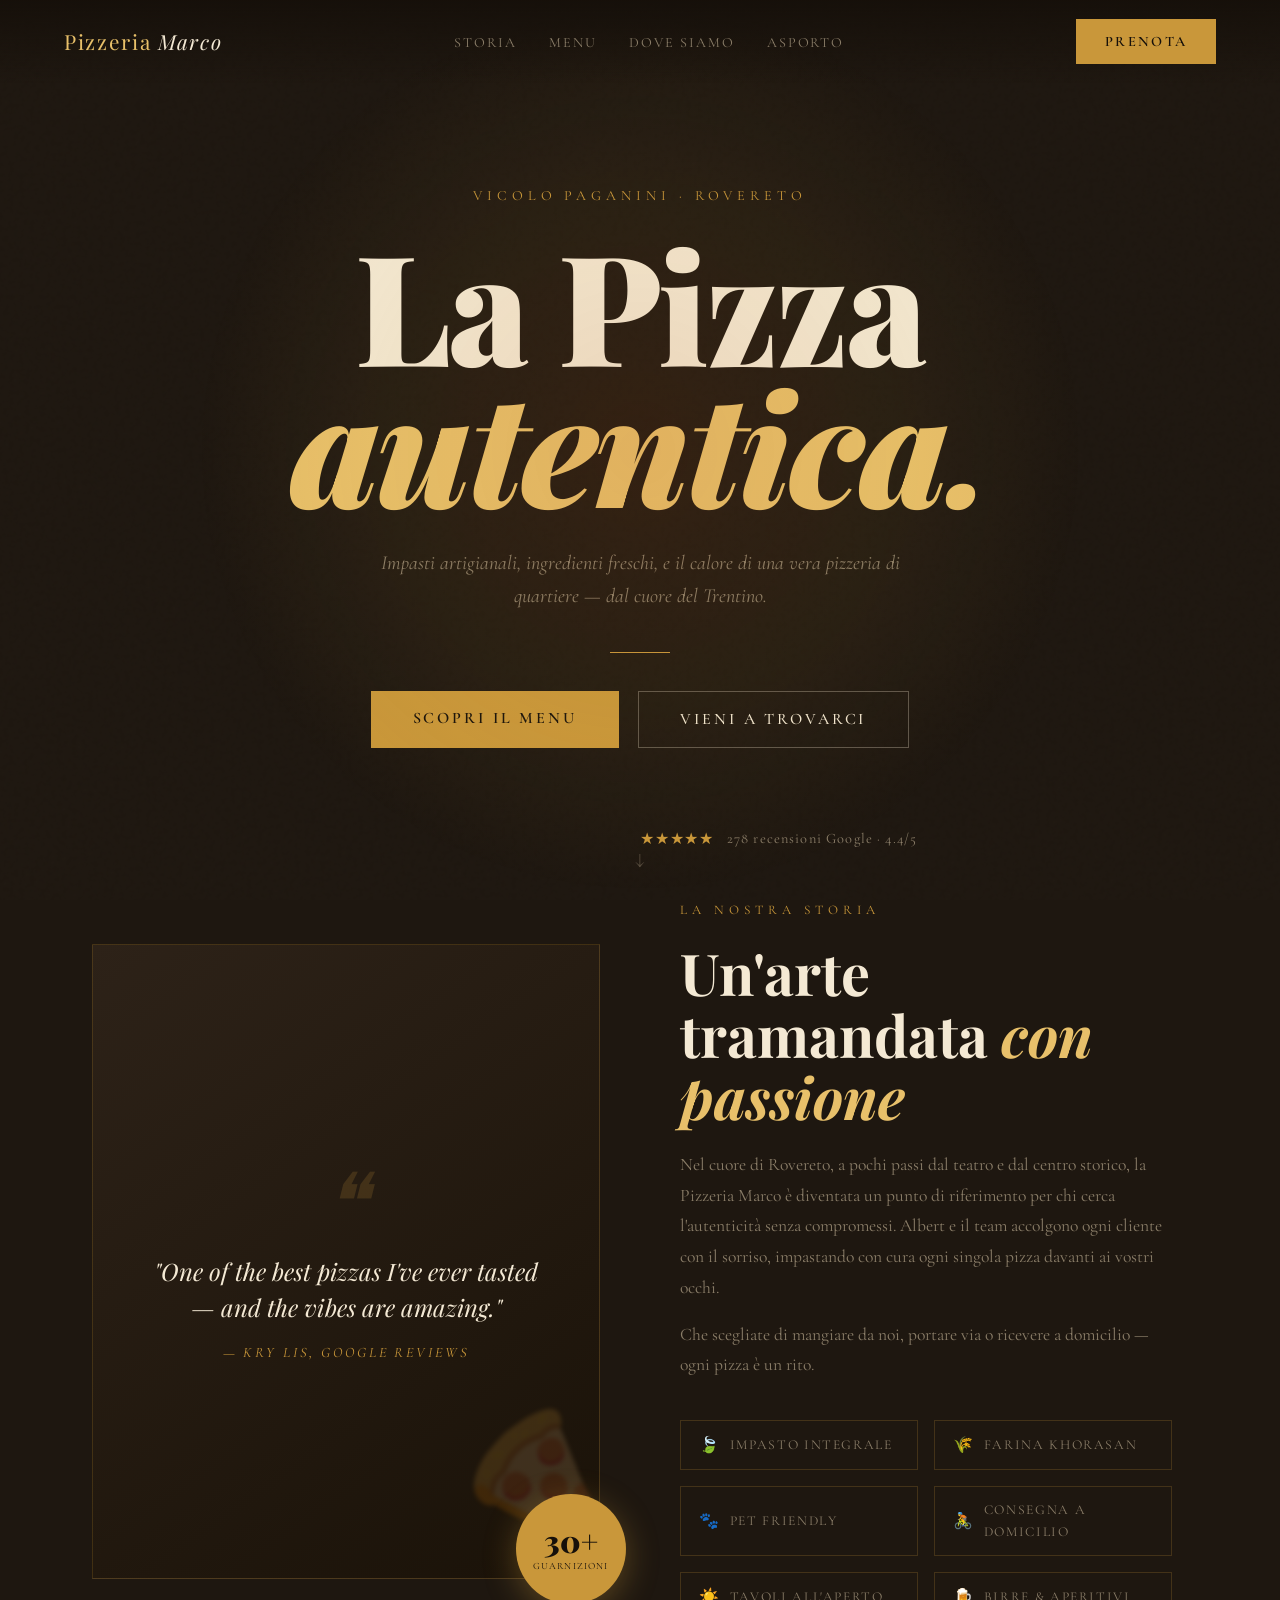
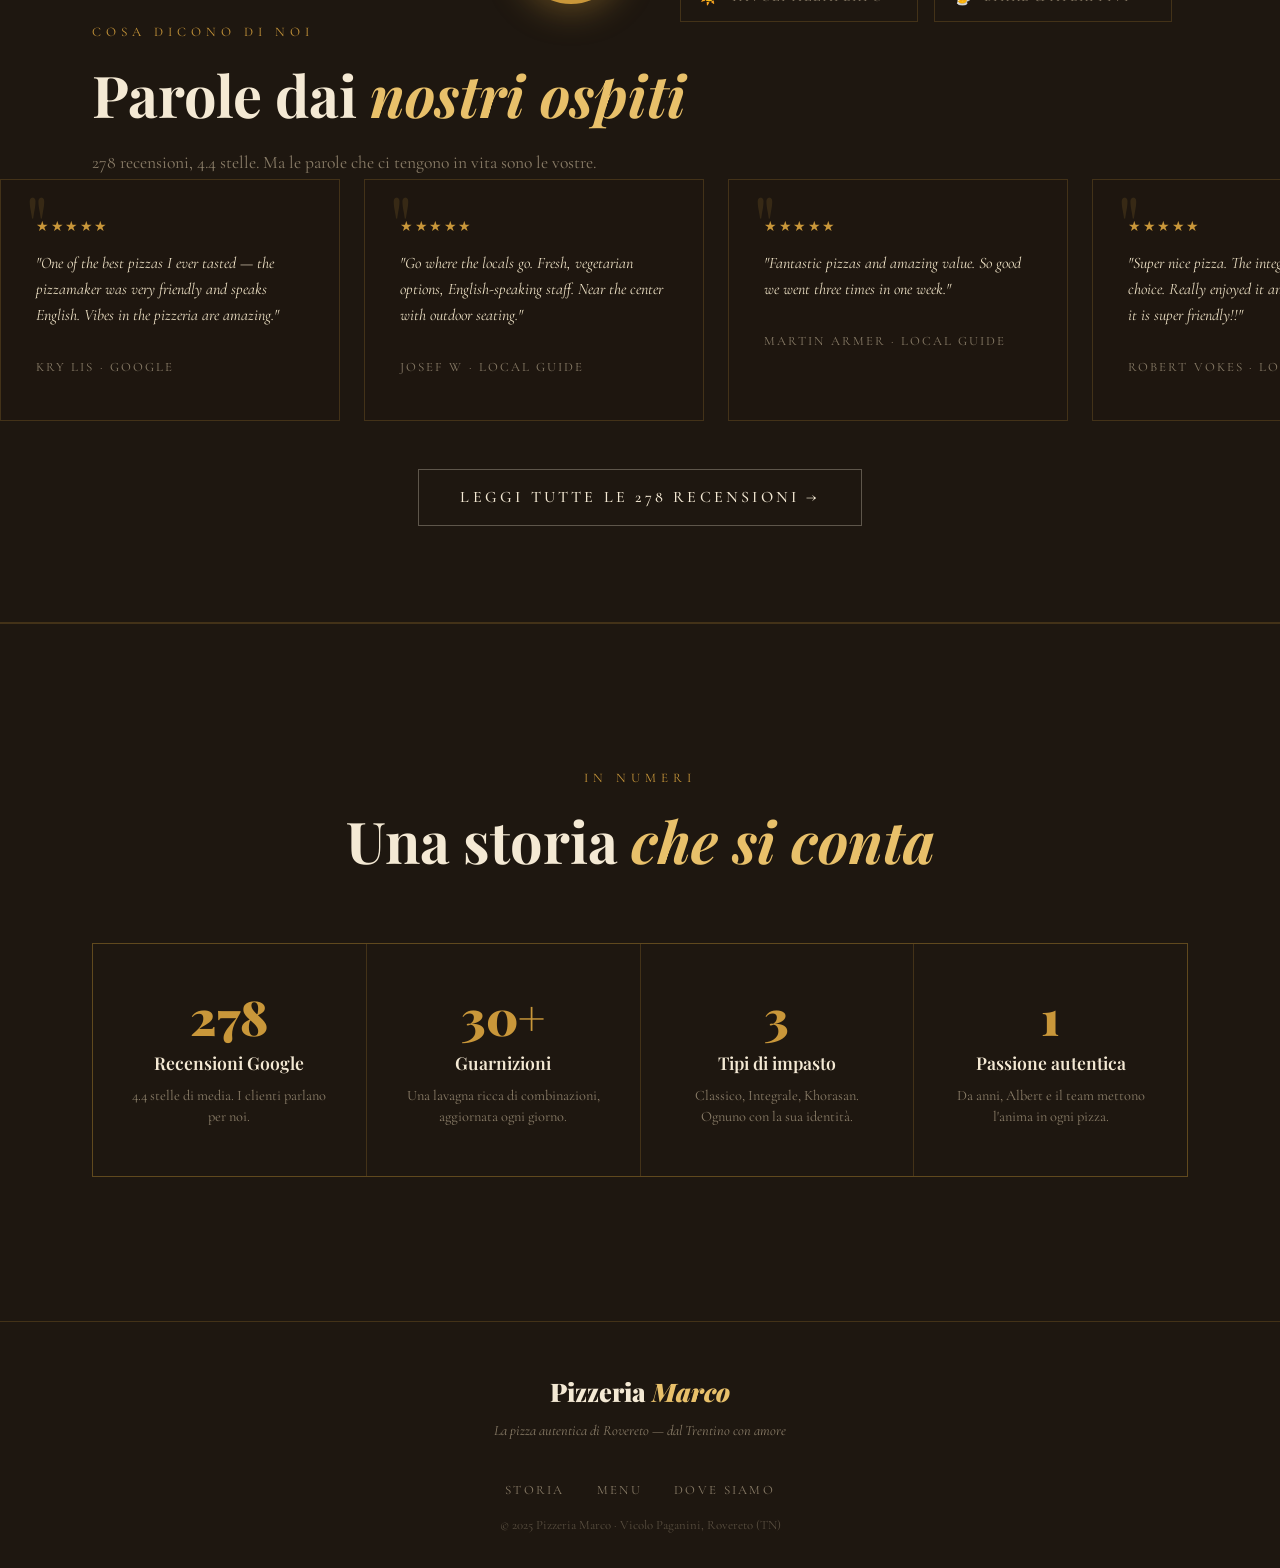
<file: index.html>
<!DOCTYPE html>
<html lang="it">
<head>
<meta charset="UTF-8">
<meta name="viewport" content="width=device-width, initial-scale=1.0">
<meta http-equiv="X-UA-Compatible" content="IE=edge">
<title>Pizzeria Marco — Pizza Artigianale a Rovereto | Vicolo Paganini</title>
<meta name="description" content="Pizzeria Marco a Rovereto: pizza artigianale su impasto classico, integrale e Khorasan, cucina di territorio e vini selezionati. Vicolo Paganini, centro storico. Prenota online.">
<meta name="robots" content="index,follow">
<link rel="canonical" href="https://www.pizzeriamarco.it/">
<meta property="og:type"        content="restaurant">
<meta property="og:site_name"   content="Pizzeria Marco — Rovereto">
<meta property="og:title"       content="Pizzeria Marco — Pizza Artigianale Rovereto">
<meta property="og:description" content="Pizza artigianale su tre impasti, cucina trentina e vini del territorio. Vicolo Paganini, Rovereto — prenota online.">
<meta property="og:url"         content="https://www.pizzeriamarco.it/">
<meta property="og:image"       content="https://www.pizzeriamarco.it/images/og-cover.jpg">
<meta property="og:locale"      content="it_IT">
<meta name="twitter:card"        content="summary_large_image">
<meta name="twitter:title"       content="Pizzeria Marco — Pizza Artigianale Rovereto">
<meta name="twitter:description" content="Pizza artigianale su tre impasti, cucina trentina e vini del territorio. Vicolo Paganini, Rovereto — prenota online.">
<meta name="twitter:image"       content="https://www.pizzeriamarco.it/images/og-cover.jpg">
<meta name="geo.region"    content="IT-TN">
<meta name="geo.placename" content="Rovereto">
<meta name="geo.position"  content="45.8910;11.0375">
<meta name="ICBM"          content="45.8910, 11.0375">
<link rel="preconnect" href="https://fonts.googleapis.com">
<link rel="dns-prefetch" href="https://fonts.googleapis.com">
<link href="https://fonts.googleapis.com/css2?family=Playfair+Display:ital,wght@0,400;0,500;0,700;0,900;1,400;1,700&family=Cormorant+Garamond:ital,wght@0,300;0,400;0,500;1,300;1,400&family=EB+Garamond:ital,wght@0,400;0,500;1,400&display=swap" rel="stylesheet">
<link rel="stylesheet" href="pizzeria-marco-base.css">
<link rel="stylesheet" href="pizzeria-marco-responsive.css">
<style>
/* ─── NOISE OVERLAY ─── */
  

  /* ─── NAV ─── */
  
  

  
  

  
  
  

  
  

  /* ─── HERO ─── */
  .hero {
    position: relative;
    min-height: 100vh;
    display: flex; flex-direction:column; align-items:center; justify-content:center;
    text-align:center;
    padding: 8rem 2rem 6rem;
    overflow: hidden;
  }

  /* Animated radial glow */
  .hero::after {
    content:'';
    position:absolute;
    width:70vw; height:70vw;
    border-radius:50%;
    background: radial-gradient(circle, rgba(180,90,30,.14) 0%, rgba(201,151,58,.07) 40%, transparent 70%);
    top:50%; left:50%; transform:translate(-50%,-50%);
    animation: pulse 6s ease-in-out infinite;
    pointer-events:none;
  }
  @keyframes pulse { 0%,100%{transform:translate(-50%,-50%) scale(1)} 50%{transform:translate(-50%,-50%) scale(1.12)} }

  .hero-eyebrow {
    font-family:'Cormorant Garamond', serif;
    font-size:.88rem; letter-spacing:.35em; text-transform:uppercase;
    color: var(--gold); margin-bottom:1.6rem;
    opacity:0; animation: fadeUp .8s .2s forwards ease-out;
  }

  .hero-title {
    font-family: 'Playfair Display', serif;
    font-size: clamp(4.5rem, 12vw, 10rem);
    line-height: .92;
    font-weight:900;
    color: var(--cream);
    letter-spacing:-.02em;
    opacity:0; animation: fadeUp .9s .4s forwards ease-out;
  }
  .hero-title em { font-style:italic; color:var(--gold-lt); display:block; }

  .hero-sub {
    margin-top:2rem;
    font-size:1.25rem; font-style:italic;
    color: var(--muted);
    max-width:520px;
    opacity:0; animation: fadeUp .9s .65s forwards ease-out;
  }

  .hero-divider {
    width:60px; height:1px;
    background: var(--gold);
    margin: 2.4rem auto;
    opacity:0; animation: fadeUp .8s .8s forwards ease-out;
  }

  .hero-actions {
    display:flex; gap:1.2rem; justify-content:center; flex-wrap:wrap;
    opacity:0; animation: fadeUp .8s .95s forwards ease-out;
  }

  
  

  
  

  .hero-badge {
    position:absolute; bottom:3rem; left:50%; transform:translateX(-50%);
    display:flex; align-items:center; gap:.8rem;
    font-size:.9rem; letter-spacing:.08em; color:var(--muted);
    opacity:0; animation: fadeUp .8s 1.2s forwards ease-out;
  }
  .hero-badge .stars { color:var(--gold); font-size:1rem; letter-spacing:.05em; }

  .scroll-arrow {
    position:absolute; bottom:1.4rem; left:50%; transform:translateX(-50%);
    animation: bounce 2s 2s infinite ease-in-out;
    color:var(--muted); opacity:.5; font-size:1.4rem;
  }
  @keyframes bounce { 0%,100%{transform:translateX(-50%) translateY(0)} 50%{transform:translateX(-50%) translateY(7px)} }

  /* ─── SECTION COMMONS ─── */
  

  

  

  
  

  .section-

  /* ─── ABOUT ─── */
  .about {
    padding: 9rem 0;
    border-top: 1px solid var(--border);
  }
  .about-grid {
    display:grid; grid-template-columns:1fr 1fr; gap:5rem; align-items:center;
  }
  .about-visual {
    position:relative;
  }
  .about-frame {
    width:100%; aspect-ratio:4/5;
    background: linear-gradient(145deg, #2d2218, #1a1208);
    border: 1px solid var(--border);
    display:flex; align-items:center; justify-content:center;
    overflow:hidden;
    position:relative;
  }
  .about-frame .pizza-illustration {
    font-size:8rem; opacity:.15;
    position:absolute; bottom:-1rem; right:-1rem; transform:rotate(-15deg);
    filter:blur(2px);
  }
  .about-frame-inner {
    text-align:center; padding:3rem;
  }
  .about-frame-inner .big-quote {
    font-family:'Playfair Display', serif;
    font-size:5rem; color:var(--gold); opacity:.18; line-height:1; font-style:italic;
  }
  .about-frame-inner p {
    font-family:'Playfair Display', serif;
    font-size:1.5rem; font-style:italic;
    color:var(--cream); line-height:1.5; margin-top:1rem;
    position:relative; z-index:1;
  }
  .about-frame-inner cite {
    display:block; margin-top:1rem;
    font-family:'Cormorant Garamond', serif;
    font-size:.9rem; letter-spacing:.2em; text-transform:uppercase;
    color:var(--gold);
  }
  .about-badge-float {
    position:absolute; bottom:-1.6rem; right:-1.6rem;
    width:110px; height:110px; border-radius:50%;
    background:var(--gold);
    display:flex; flex-direction:column; align-items:center; justify-content:center;
    color:var(--ink);
    box-shadow: 0 8px 32px rgba(201,151,58,.35);
  }
  .about-badge-float .big-num { font-family:'Playfair Display', serif; font-size:1.9rem; font-weight:900; line-height:1; }
  .about-badge-float .small-txt { font-size:.6rem; letter-spacing:.12em; text-transform:uppercase; margin-top:.2rem; text-align:center; line-height:1.3; }

  .about-content { padding-right:1rem; }
  .about-features {
    margin-top:2.4rem;
    display:grid; grid-template-columns:1fr 1fr; gap:1rem;
  }
  .feature-tag {
    border: 1px solid var(--border);
    padding:.7rem 1.1rem;
    font-size:.85rem; letter-spacing:.12em; text-transform:uppercase;
    color:var(--muted);
    display:flex; align-items:center; gap:.6rem;
    transition: border-color .2s, color .2s;
  }
  .feature-tag:hover { border-color:var(--gold); color:var(--cream); }
  .feature-tag .icon { color:var(--gold); font-size:1rem; }

  /* ─── MENU ─── */
  .menu-

  .menu-header { text-align:center; margin-bottom:5rem; }
  .menu-header .section-

  .menu-tabs {
    display:flex; justify-content:center; gap:0; margin-bottom:3rem;
    border: 1px solid var(--border); width:fit-content; margin:0 auto 3.5rem;
  }
  .tab-btn {
    font-family:'Cormorant Garamond', serif;
    font-size:.9rem; letter-spacing:.2em; text-transform:uppercase;
    background:transparent; color:var(--muted);
    border:none; padding:.85rem 2rem; cursor:pointer;
    transition: background .2s, color .2s;
    border-right: 1px solid var(--border);
  }
  .tab-btn:last-child { border-right:none; }
  .tab-btn.active { background:var(--gold); color:var(--ink); }

  .menu-grid {
    display:grid; grid-template-columns:repeat(3,1fr); gap:1px;
    background:var(--border);
    border: 1px solid var(--border);
  }
  .menu-item {
    background:var(--charcoal);
    padding:2.2rem;
    transition: background .25s;
    position:relative; overflow:hidden;
  }
  .menu-item::before {
    content:''; position:absolute; inset:0;
    background: radial-gradient(circle at top left, rgba(201,151,58,.06), transparent 60%);
    opacity:0; transition:opacity .3s;
  }
  .menu-item:hover::before { opacity:1; }
  .menu-item:hover { background: #221a10; }

  .menu-item-emoji { font-size:1.6rem; margin-bottom:.8rem; display:block; }
  .menu-item-name {
    font-family:'Playfair Display', serif;
    font-size:1.3rem; font-weight:600; color:var(--cream);
    margin-bottom:.5rem;
  }
  .menu-item-desc { font-size:.95rem; color:var(--muted); line-height:1.5; }
  .menu-item-price {
    margin-top:1.2rem;
    font-family:'Playfair Display', serif;
    font-size:1.1rem; color:var(--gold);
    display:flex; align-items:baseline; gap:.5rem;
  }
  .menu-item-price .from { font-family:'Cormorant Garamond', serif; font-size:.8rem; letter-spacing:.12em; text-transform:uppercase; color:var(--muted); }

  .menu-special-tag {
    position:absolute; top:1rem; right:1rem;
    font-size:.65rem; letter-spacing:.2em; text-transform:uppercase;
    background:var(--terra); color:white;
    padding:.3rem .7rem;
  }

  /* ─── DOUGHS ─── */
  
  
  
  
  
  
  
  

  /* ─── REVIEWS ─── */
  .reviews-
  .reviews-header { margin-bottom:4rem; text-align:center; }
  .reviews-header .section-

  .reviews-track { overflow:hidden; }
  .reviews-row {
    display:flex; gap:1.5rem;
    animation: scroll-left 40s linear infinite;
  }
  .reviews-row:hover { animation-play-state:paused; }

  @keyframes scroll-left {
    0%   { transform: translateX(0); }
    100% { transform: translateX(-50%); }
  }

  .review-card {
    flex-shrink:0; width:340px;
    background: rgba(30,23,16,.9);
    border: 1px solid var(--border);
    padding:2.2rem;
    position:relative;
  }
  .review-card::before {
    content:'"';
    font-family:'Playfair Display', serif;
    font-size:5rem; line-height:.6;
    color:var(--gold); opacity:.15;
    position:absolute; top:1.2rem; left:1.5rem;
  }
  .review-stars { color:var(--gold); font-size:.9rem; letter-spacing:.1em; margin-bottom:.8rem; }
  .review-text {
    font-size:1rem; font-style:italic;
    color:var(--warm); line-height:1.6;
    margin-bottom:1.4rem;
  }
  .review-author {
    font-size:.8rem; letter-spacing:.16em; text-transform:uppercase;
    color:var(--muted);
  }

  /* ─── WHY US ─── */
  .whyus {
    padding:9rem 0;
    border-top: 1px solid var(--border);
  }
  .whyus-grid {
    display:grid; grid-template-columns:repeat(4,1fr); gap:1px;
    background:var(--border); border:1px solid var(--border);
    margin-top:4.5rem;
  }
  .whyus-item {
    background:var(--charcoal);
    padding:3rem 2rem;
    text-align:center;
    transition:background .3s;
  }
  .whyus-item:hover { background:#1f1710; }
  .whyus-num {
    font-family:'Playfair Display', serif;
    font-size:3rem; font-weight:900; color:var(--gold);
    display:block; margin-bottom:.5rem; line-height:1;
  }
  .whyus-label {
    font-family:'Playfair Display', serif;
    font-size:1.1rem; font-weight:600; color:var(--cream);
    margin-bottom:.5rem;
  }
  .whyus-desc { font-size:.9rem; color:var(--muted); line-height:1.5; }

  /* ─── LOCATION ─── */
  .location-
  .location-grid {
    display:grid; grid-template-columns:1fr 1fr; gap:5rem; align-items:start;
  }
  .location-map {
    aspect-ratio:1;
    background: linear-gradient(145deg, #1a1208, #252015);
    border:1px solid var(--border);
    display:flex; align-items:center; justify-content:center;
    flex-direction:column; gap:1rem;
    position:relative; overflow:hidden;
  }
  .location-map .map-pin { font-size:3rem; }
  .location-map .map-label {
    font-family:'Playfair Display', serif;
    font-size:1.2rem; color:var(--cream); text-align:center;
  }
  .location-map .map-sub { font-size:.9rem; color:var(--muted); text-align:center; }
  /* Decorative grid lines */
  .location-map::before {
    content:'';
    position:absolute; inset:0;
    background-image:
      linear-gradient(rgba(201,151,58,.05) 1px, transparent 1px),
      linear-gradient(90deg, rgba(201,151,58,.05) 1px, transparent 1px);
    background-size:40px 40px;
  }
  .location-map-btn {
    margin-top:1.5rem;
    display:inline-block;
    font-family:'Cormorant Garamond', serif;
    font-size:.85rem; letter-spacing:.18em; text-transform:uppercase;
    color:var(--gold); text-decoration:none;
    border:1px solid var(--border); padding:.7rem 1.8rem;
    transition:border-color .2s, background .2s;
    position:relative; z-index:1;
  }
  .location-map-btn:hover { border-color:var(--gold); background:rgba(201,151,58,.08); }

  .location-info { padding-top:1rem; }
  .info-block { margin-bottom:2.8rem; padding-bottom:2.8rem; border-bottom:1px solid var(--border); }
  .info-block:last-child { border-bottom:none; margin-bottom:0; }
  .info-label {
    font-size:.78rem; letter-spacing:.28em; text-transform:uppercase;
    color:var(--gold); margin-bottom:.8rem; display:block;
  }
  .info-value {
    font-family:'Playfair Display', serif;
    font-size:1.2rem; color:var(--cream); line-height:1.5;
  }
  .info-sub { font-size:.95rem; color:var(--muted); margin-top:.4rem; }

  .hours-row {
    display:flex; justify-content:space-between;
    font-size:1rem; color:var(--cream); padding:.4rem 0;
    border-bottom:1px solid rgba(201,151,58,.08);
  }
  .hours-row .day { color:var(--muted); }
  .hours-row.today { color:var(--gold); }
  .hours-row.today .day { color:var(--gold); }

  /* ─── FOOTER ─── */
  
  
  
  
  
  
  
  

  /* ─── ANIMATIONS ─── */
  
    to   { opacity:1; transform:translateY(0); }
  }

  
  

  /* ─── RESPONSIVE ─── */
  @media(max-width:900px){
    
    
    .about-grid, .location-grid, 
    .menu-grid { grid-template-columns:1fr 1fr; }
    .whyus-grid { grid-template-columns:1fr 1fr; }
    
    .about-badge-float { width:80px; height:80px; }
    .about-badge-float .big-num { font-size:1.4rem; }
    .about-features { grid-template-columns:1fr; }
  }
  @media(max-width:600px){
    .menu-grid, .whyus-grid { grid-template-columns:1fr; }
  }
</style>

<script type="application/ld+json">
{
  "@context": "https://schema.org",
  "@type": "Restaurant",
  "name": "Pizzeria Marco",
  "description": "Pizzeria artigianale a Rovereto con pizza su impasto classico, integrale o Khorasan, cucina trentina e vini del territorio.",
  "url": "https://www.pizzeriamarco.it",
  "telephone": "+390464000000",
  "address": {
    "@type": "PostalAddress",
    "streetAddress": "Vicolo Paganini",
    "addressLocality": "Rovereto",
    "addressRegion": "TN",
    "postalCode": "38068",
    "addressCountry": "IT"
  },
  "geo": { "@type": "GeoCoordinates", "latitude": 45.8910, "longitude": 11.0375 },
  "hasMap": "https://maps.google.com/?q=Pizzeria+Marco+Rovereto",
  "openingHoursSpecification": [
    {"@type":"OpeningHoursSpecification","dayOfWeek":["Tuesday","Wednesday","Thursday","Friday"],"opens":"11:30","closes":"14:30"},
    {"@type":"OpeningHoursSpecification","dayOfWeek":["Tuesday","Wednesday","Thursday","Friday"],"opens":"18:00","closes":"22:00"},
    {"@type":"OpeningHoursSpecification","dayOfWeek":["Saturday","Sunday"],"opens":"11:30","closes":"14:30"},
    {"@type":"OpeningHoursSpecification","dayOfWeek":["Saturday","Sunday"],"opens":"18:00","closes":"22:00"}
  ],
  "servesCuisine": ["Italiana","Pizza","Cucina Trentina"],
  "priceRange": "€€",
  "menu": "https://www.pizzeriamarco.it/pizzeria-marco-menu.html",
  "acceptsReservations": true,
  "aggregateRating": {
    "@type": "AggregateRating",
    "ratingValue": "4.4",
    "reviewCount": "278",
    "bestRating": "5",
    "worstRating": "1"
  }
}
</script>
</head>
<body>

<!-- NAV -->
<nav id="nav">
  <a href="#" class="nav-logo">Pizzeria <span>Marco</span></a>
  <ul class="nav-links">
    <li><a href="#about">Storia</a></li>
    <li><a href="pizzeria-marco-menu.html">Menu</a></li>
    <li><a href="pizzeria-marco-dove-siamo.html">Dove siamo</a></li>
    <li><a href="pizzeria-marco-asporto.html">Asporto</a></li>
    </ul>
  <a href="pizzeria-marco-dove-siamo.html" class="nav-cta">Prenota</a>
  <button class="nav-hamburger" id="navHamburger" aria-label="Apri menu" aria-expanded="false">
    <span></span><span></span><span></span>
  </button>
</nav>

<!-- HERO -->
<section class="hero">
  <p class="hero-eyebrow">Vicolo Paganini · Rovereto</p>
  <h1 class="hero-title">La Pizza<em>autentica.</em></h1>
  <p class="hero-sub">Impasti artigianali, ingredienti freschi, e il calore di una vera pizzeria di quartiere — dal cuore del Trentino.</p>
  <div class="hero-divider"></div>
  <div class="hero-actions">
    <a href="pizzeria-marco-menu.html" class="btn-primary">Scopri il menu</a>
    <a href="pizzeria-marco-dove-siamo.html" class="btn-outline">Vieni a trovarci</a>
  </div>
  <div class="hero-badge">
    <span class="stars">★★★★★</span>
    <span>278 recensioni Google · 4.4/5</span>
  </div>
  <div class="scroll-arrow">↓</div>
</section>

<!-- ABOUT -->
<section class="about" id="about">
  <div class="container">
    <div class="about-grid">
      <div class="about-visual reveal">
        <div class="about-frame">
          <div class="about-frame-inner">
            <div class="big-quote">❝</div>
            <p>"One of the best pizzas I've ever tasted — and the vibes are amazing."</p>
            <cite>— Kry Lis, Google Reviews</cite>
          </div>
          <span class="pizza-illustration">🍕</span>
        </div>
        <div class="about-badge-float">
          <span class="big-num">30+</span>
          <span class="small-txt">guarnizioni</span>
        </div>
      </div>
      <div class="about-content reveal">
        <span class="section-eyebrow">La nostra storia</span>
        <h2 class="section-title">Un'arte tramandata <em>con passione</em></h2>
        <p class="section-body">
          Nel cuore di Rovereto, a pochi passi dal teatro e dal centro storico, la Pizzeria Marco è diventata un punto di riferimento per chi cerca l'autenticità senza compromessi. Albert e il team accolgono ogni cliente con il sorriso, impastando con cura ogni singola pizza davanti ai vostri occhi.
        </p>
        <p class="section-body" style="margin-top:1rem;">
          Che scegliate di mangiare da noi, portare via o ricevere a domicilio — ogni pizza è un rito.
        </p>
        <div class="about-features">
          <div class="feature-tag"><span class="icon">🍃</span>Impasto integrale</div>
          <div class="feature-tag"><span class="icon">🌾</span>Farina Khorasan</div>
          <div class="feature-tag"><span class="icon">🐾</span>Pet friendly</div>
          <div class="feature-tag"><span class="icon">🚴</span>Consegna a domicilio</div>
          <div class="feature-tag"><span class="icon">☀️</span>Tavoli all'aperto</div>
          <div class="feature-tag"><span class="icon">🍺</span>Birre & aperitivi</div>
        </div>
      </div>
    </div>
  </div>
</section>





<!-- REVIEWS -->
<section class="reviews-section" id="reviews">
  <div class="container">
    <div class="reviews-header reveal">
      <span class="section-eyebrow">Cosa dicono di noi</span>
      <h2 class="section-title">Parole dai <em>nostri ospiti</em></h2>
      <p class="section-body">278 recensioni, 4.4 stelle. Ma le parole che ci tengono in vita sono le vostre.</p>
    </div>
  </div>
  <div class="reviews-track">
    <div class="reviews-row">
      <!-- duplicated for infinite scroll -->
      <div class="review-card">
        <div class="review-stars">★★★★★</div>
        <p class="review-text">"One of the best pizzas I ever tasted — the pizzamaker was very friendly and speaks English. Vibes in the pizzeria are amazing."</p>
        <span class="review-author">Kry Lis · Google</span>
      </div>
      <div class="review-card">
        <div class="review-stars">★★★★★</div>
        <p class="review-text">"Go where the locals go. Fresh, vegetarian options, English-speaking staff. Near the center with outdoor seating."</p>
        <span class="review-author">Josef W · Local Guide</span>
      </div>
      <div class="review-card">
        <div class="review-stars">★★★★★</div>
        <p class="review-text">"Fantastic pizzas and amazing value. So good we went three times in one week."</p>
        <span class="review-author">Martin Armer · Local Guide</span>
      </div>
      <div class="review-card">
        <div class="review-stars">★★★★★</div>
        <p class="review-text">"Super nice pizza. The integrale base is a top choice. Really enjoyed it and the guy that runs it is super friendly!!"</p>
        <span class="review-author">Robert Vokes · Local Guide</span>
      </div>
      <div class="review-card">
        <div class="review-stars">★★★★★</div>
        <p class="review-text">"Pizze deliziose e personale molto simpatico. I soli bei momenti del mio soggiorno a Rovereto li ho trascorsi qui."</p>
        <span class="review-author">Eleonora M. · Local Guide</span>
      </div>
      <div class="review-card">
        <div class="review-stars">★★★★★</div>
        <p class="review-text">"From the outside it doesn't look like much, but inside it is a true paradise for pizza lovers."</p>
        <span class="review-author">Sebastian Stocker · Local Guide</span>
      </div>
      <div class="review-card">
        <div class="review-stars">★★★★★</div>
        <p class="review-text">"Albert è molto divertente! Le pizze sono buone, consiglio vivamente questa pizzeria."</p>
        <span class="review-author">Paul · Local Guide</span>
      </div>
      <div class="review-card">
        <div class="review-stars">★★★★★</div>
        <p class="review-text">"Impasti artigianali, cottura perfetta. Nessuna attesa per una pizza eccellente."</p>
        <span class="review-author">Samuele A. · Local Guide</span>
      </div>
      <!-- Duplicate set for seamless loop -->
      <div class="review-card">
        <div class="review-stars">★★★★★</div>
        <p class="review-text">"One of the best pizzas I ever tasted — the pizzamaker was very friendly and speaks English. Vibes in the pizzeria are amazing."</p>
        <span class="review-author">Kry Lis · Google</span>
      </div>
      <div class="review-card">
        <div class="review-stars">★★★★★</div>
        <p class="review-text">"Go where the locals go. Fresh, vegetarian options, English-speaking staff. Near the center with outdoor seating."</p>
        <span class="review-author">Josef W · Local Guide</span>
      </div>
      <div class="review-card">
        <div class="review-stars">★★★★★</div>
        <p class="review-text">"Fantastic pizzas and amazing value. So good we went three times in one week."</p>
        <span class="review-author">Martin Armer · Local Guide</span>
      </div>
      <div class="review-card">
        <div class="review-stars">★★★★★</div>
        <p class="review-text">"Super nice pizza. The integrale base is a top choice. Really enjoyed it and the guy that runs it is super friendly!!"</p>
        <span class="review-author">Robert Vokes · Local Guide</span>
      </div>
      <div class="review-card">
        <div class="review-stars">★★★★★</div>
        <p class="review-text">"Pizze deliziose e personale molto simpatico. I soli bei momenti del mio soggiorno a Rovereto li ho trascorsi qui."</p>
        <span class="review-author">Eleonora M. · Local Guide</span>
      </div>
      <div class="review-card">
        <div class="review-stars">★★★★★</div>
        <p class="review-text">"From the outside it doesn't look like much, but inside it is a true paradise for pizza lovers."</p>
        <span class="review-author">Sebastian Stocker · Local Guide</span>
      </div>
      <div class="review-card">
        <div class="review-stars">★★★★★</div>
        <p class="review-text">"Albert è molto divertente! Le pizze sono buone, consiglio vivamente questa pizzeria."</p>
        <span class="review-author">Paul · Local Guide</span>
      </div>
      <div class="review-card">
        <div class="review-stars">★★★★★</div>
        <p class="review-text">"Impasti artigianali, cottura perfetta. Nessuna attesa per una pizza eccellente."</p>
        <span class="review-author">Samuele A. · Local Guide</span>
      </div>
    </div>
  </div>
</section>

<!-- REVIEWS CTA -->
<section style="position:relative;z-index:1;padding:3rem 0 6rem;text-align:center;border-bottom:1px solid var(--border);">
  <div class="container">
    <a href="pizzeria-marco-recensioni.html" class="btn-outline" style="letter-spacing:.2em;">
      Leggi tutte le 278 recensioni &rarr;
    </a>
  </div>
</section>


<!-- WHY US -->
<section class="whyus">
  <div class="container">
    <div class="reveal" style="text-align:center">
      <span class="section-eyebrow">In numeri</span>
      <h2 class="section-title">Una storia <em>che si conta</em></h2>
    </div>
    <div class="whyus-grid reveal">
      <div class="whyus-item">
        <span class="whyus-num">278</span>
        <div class="whyus-label">Recensioni Google</div>
        <div class="whyus-desc">4.4 stelle di media. I clienti parlano per noi.</div>
      </div>
      <div class="whyus-item">
        <span class="whyus-num">30+</span>
        <div class="whyus-label">Guarnizioni</div>
        <div class="whyus-desc">Una lavagna ricca di combinazioni, aggiornata ogni giorno.</div>
      </div>
      <div class="whyus-item">
        <span class="whyus-num">3</span>
        <div class="whyus-label">Tipi di impasto</div>
        <div class="whyus-desc">Classico, Integrale, Khorasan. Ognuno con la sua identità.</div>
      </div>
      <div class="whyus-item">
        <span class="whyus-num">1</span>
        <div class="whyus-label">Passione autentica</div>
        <div class="whyus-desc">Da anni, Albert e il team mettono l'anima in ogni pizza.</div>
      </div>
    </div>
  </div>
</section>



<!-- FOOTER -->
<footer>
  <div class="container">
    <div class="footer-logo">Pizzeria <em>Marco</em></div>
    <div class="footer-tagline">La pizza autentica di Rovereto — dal Trentino con amore</div>
    <ul class="footer-links">
      <li><a href="#about">Storia</a></li>
      <li><a href="pizzeria-marco-menu.html">Menu</a></li>
        <li><a href="pizzeria-marco-dove-siamo.html">Dove siamo</a></li>
    </ul>
    <div class="footer-copy">© 2025 Pizzeria Marco · Vicolo Paganini, Rovereto (TN)</div>
  </div>
</footer>

<script>
  // Sticky nav
  const nav = document.getElementById('nav');
  window.addEventListener('scroll', () => {
    nav.classList.toggle('scrolled', window.scrollY > 60);
  });

  // Hamburger
  document.getElementById('navHamburger').addEventListener('click', function() {
    const open = nav.classList.toggle('nav-open');
    this.setAttribute('aria-expanded', open);
  });
  // Close on outside click
  document.addEventListener('click', e => {
    if (!nav.contains(e.target)) nav.classList.remove('nav-open');
  });

  // ── Hash navigation: force reveals visible immediately ──────────
  // Prevents sections appearing invisible/empty when arriving from another page.
  function handleHash() {
    const hash = window.location.hash;
    if (!hash) return;
    const target = document.querySelector(hash);
    if (!target) return;

    // Force ALL reveals in the target section and those near/above the viewport visible
    target.querySelectorAll('.reveal').forEach(el => el.classList.add('visible'));
    document.querySelectorAll('.reveal').forEach(el => {
      const r = el.getBoundingClientRect();
      if (r.top < window.innerHeight * 1.5) el.classList.add('visible');
    });

    // Scroll with nav offset after a brief layout settle
    setTimeout(() => target.scrollIntoView({ behavior: 'smooth', block: 'start' }), 60);
  }

  handleHash();
  window.addEventListener('load', handleHash);

  // Scroll reveal
  const reveals = document.querySelectorAll('.reveal');
  const observer = new IntersectionObserver((entries) => {
    entries.forEach((e, i) => {
      if (e.isIntersecting) {
        // stagger siblings
        const siblings = [...e.target.parentElement.querySelectorAll('.reveal')];
        const idx = siblings.indexOf(e.target);
        e.target.style.transitionDelay = `${idx * 0.12}s`;
        e.target.classList.add('visible');
        observer.unobserve(e.target);
      }
    });
  }, { threshold: 0.12 });
  reveals.forEach(el => observer.observe(el));

  // Menu tabs
  const tabs = document.querySelectorAll('.tab-btn');
  tabs.forEach(tab => {
    tab.addEventListener('click', () => {
      tabs.forEach(t => t.classList.remove('active'));
      tab.classList.add('active');
    });
  });
</script>
</body>
</html>
</html>
</file>
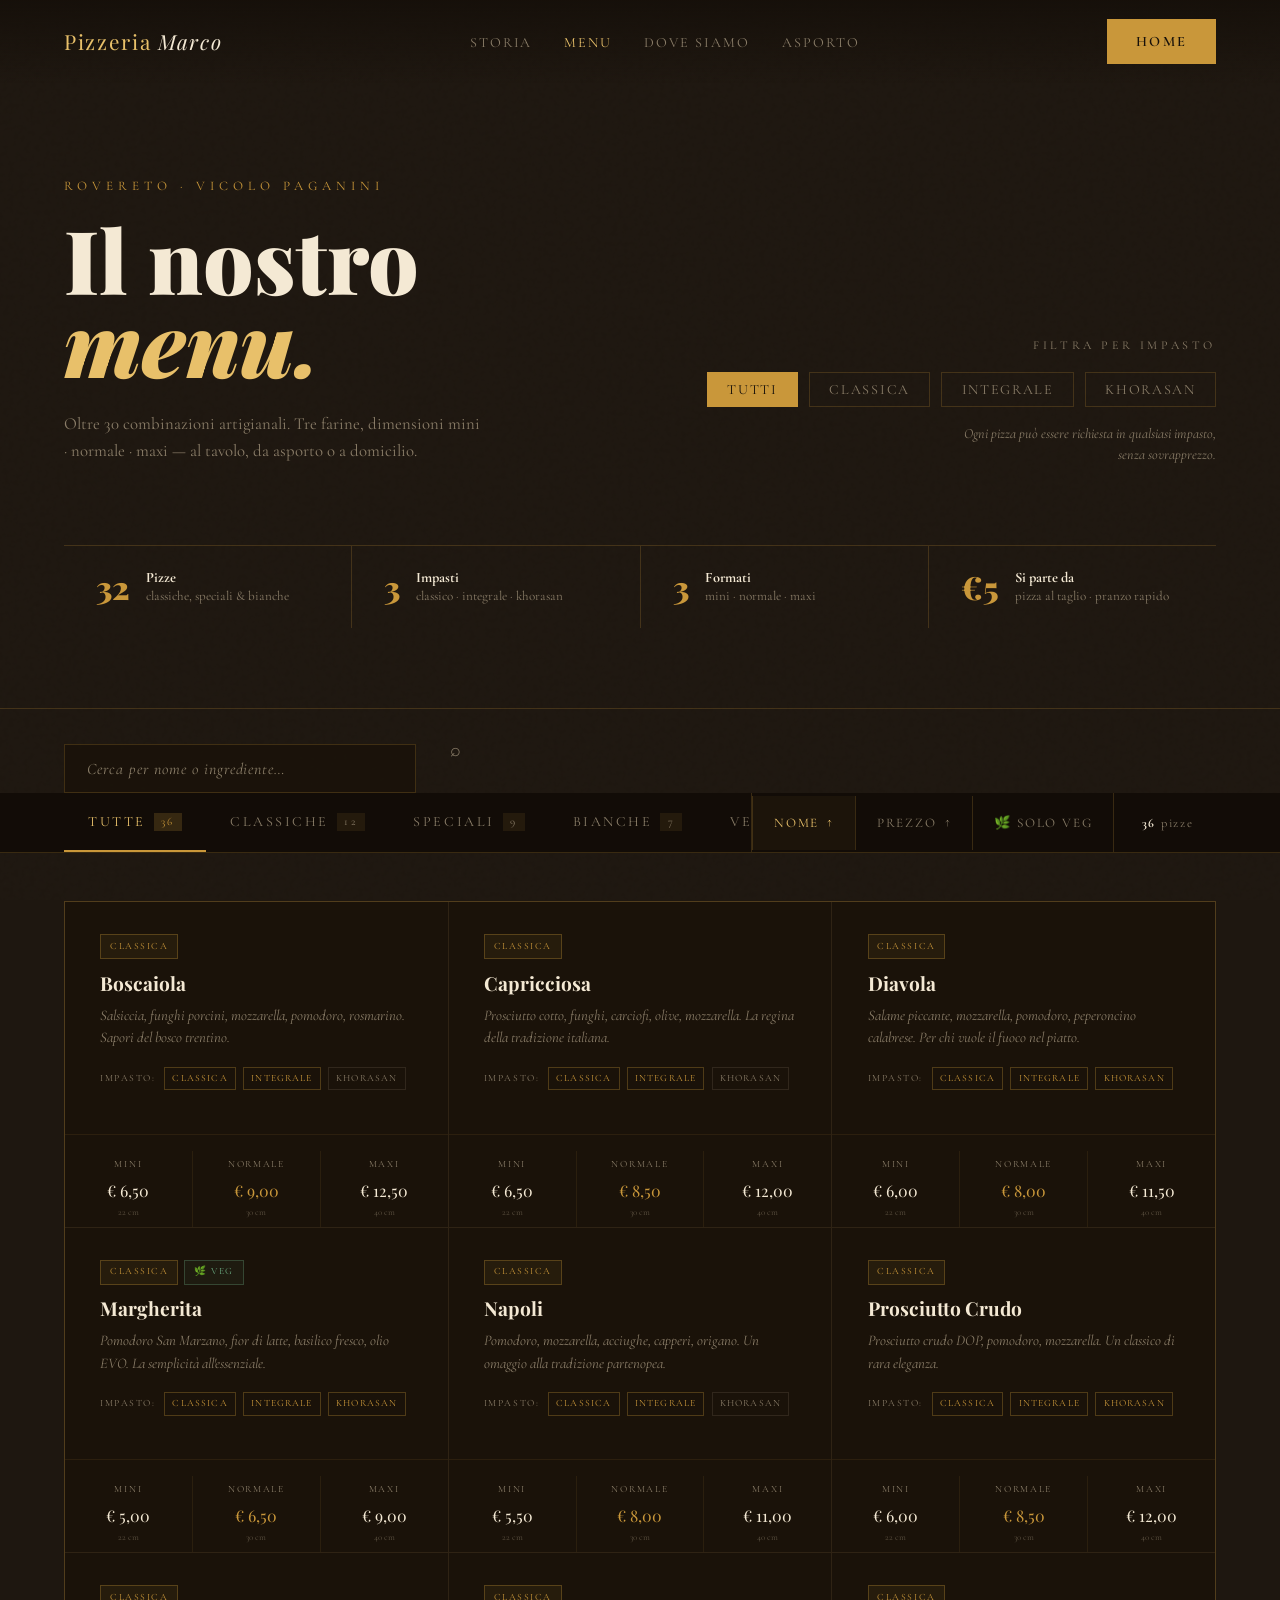
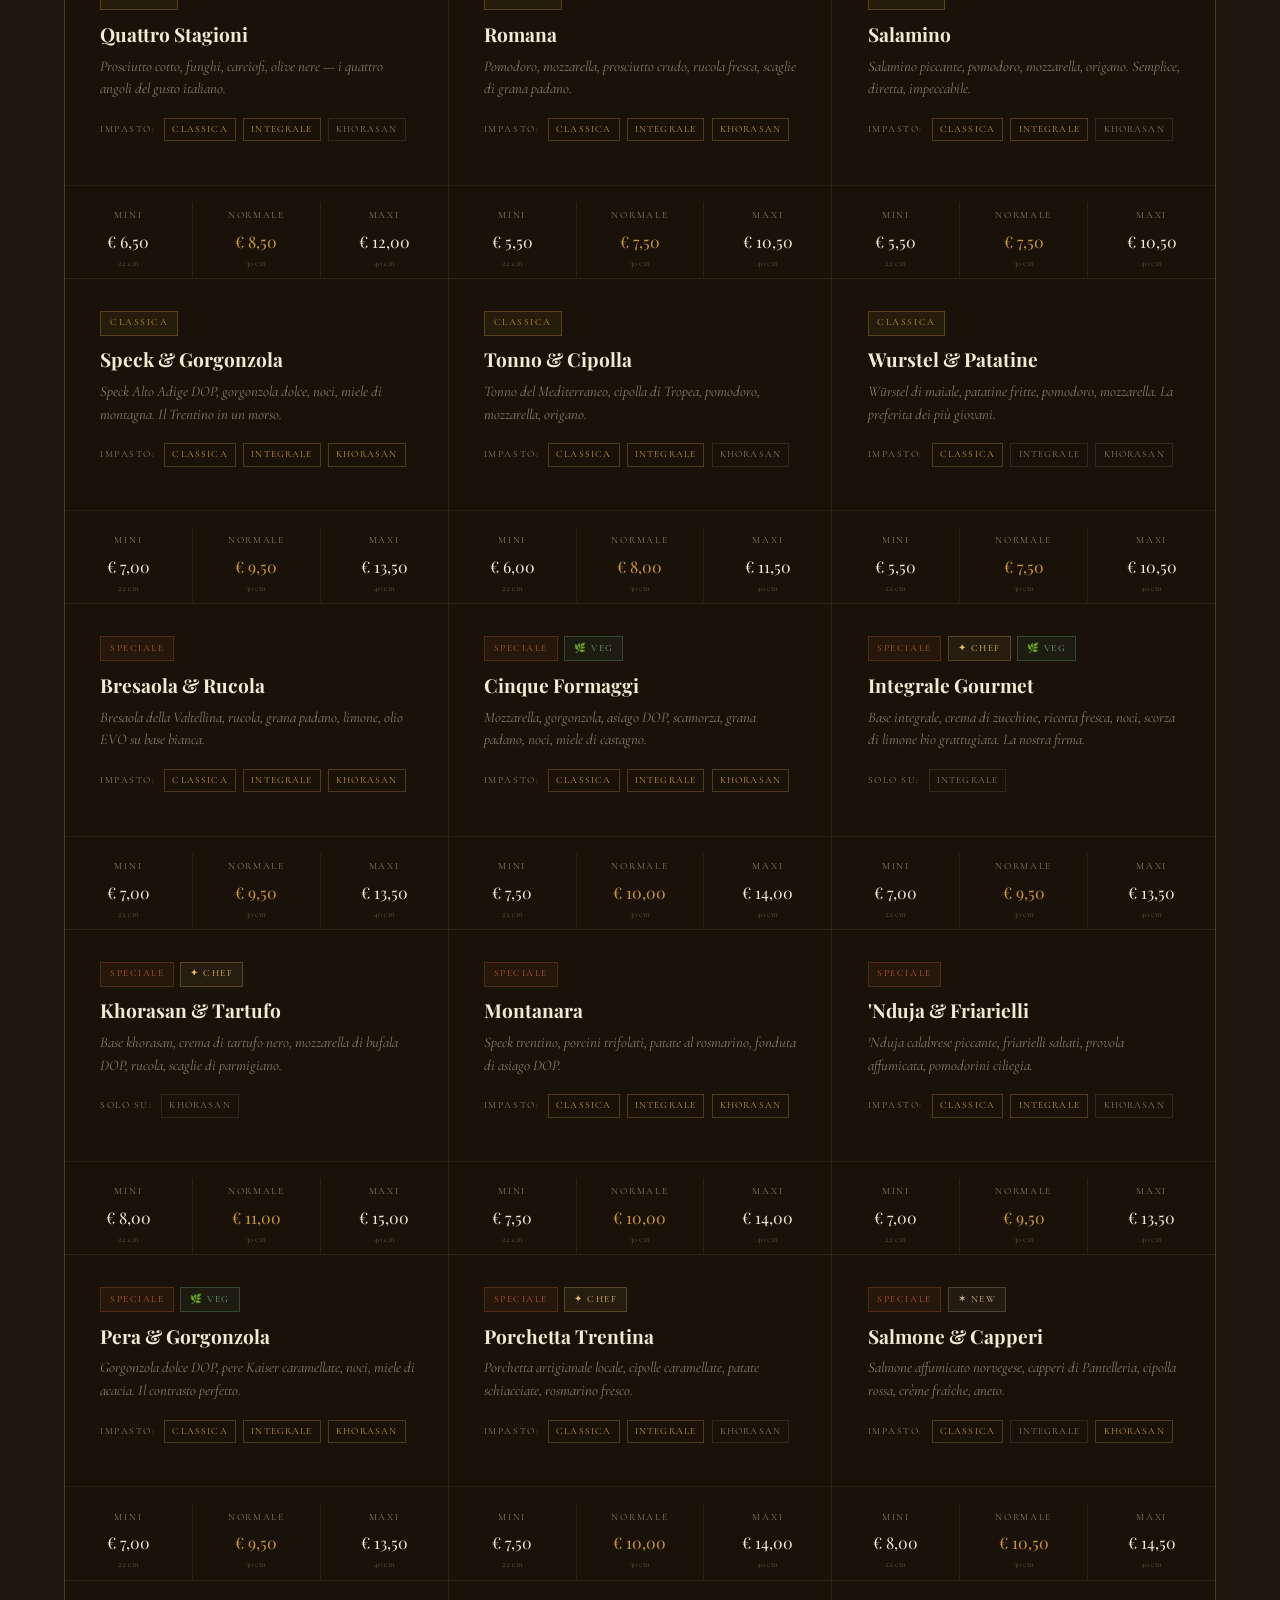
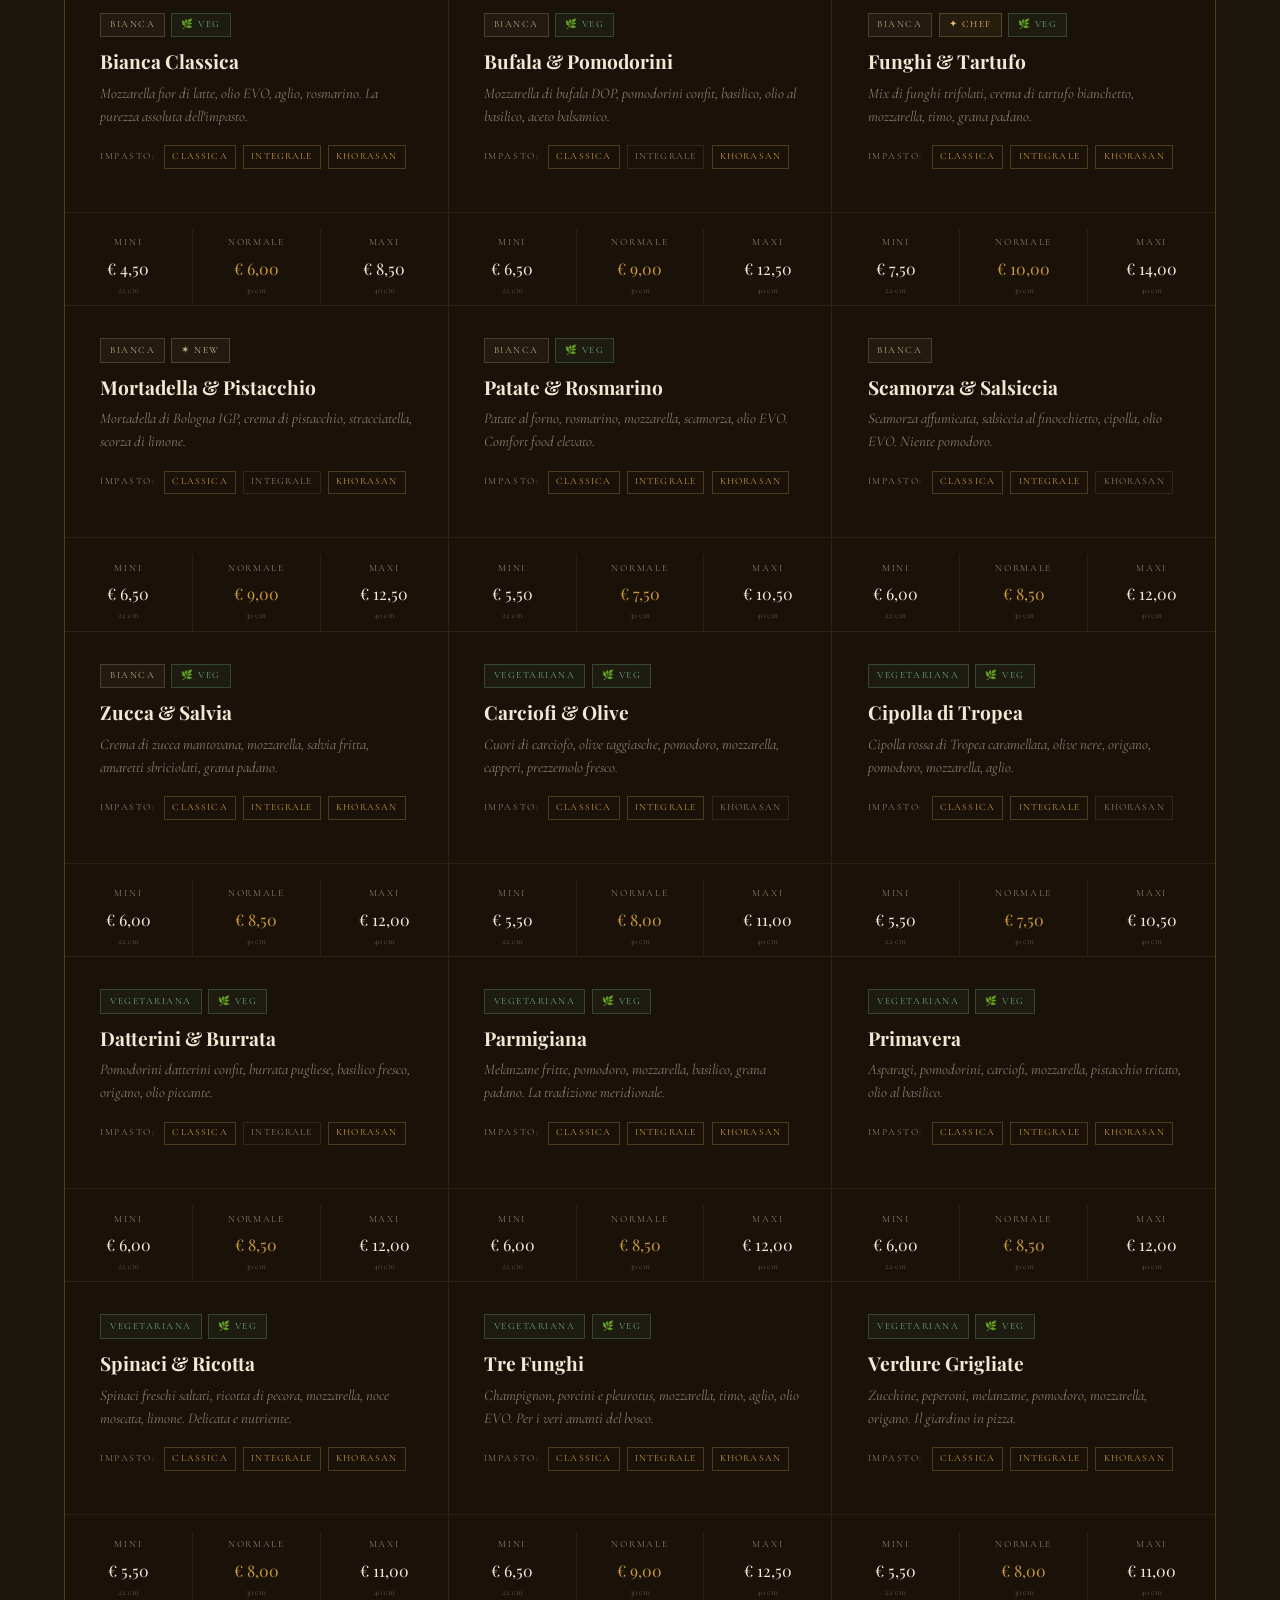
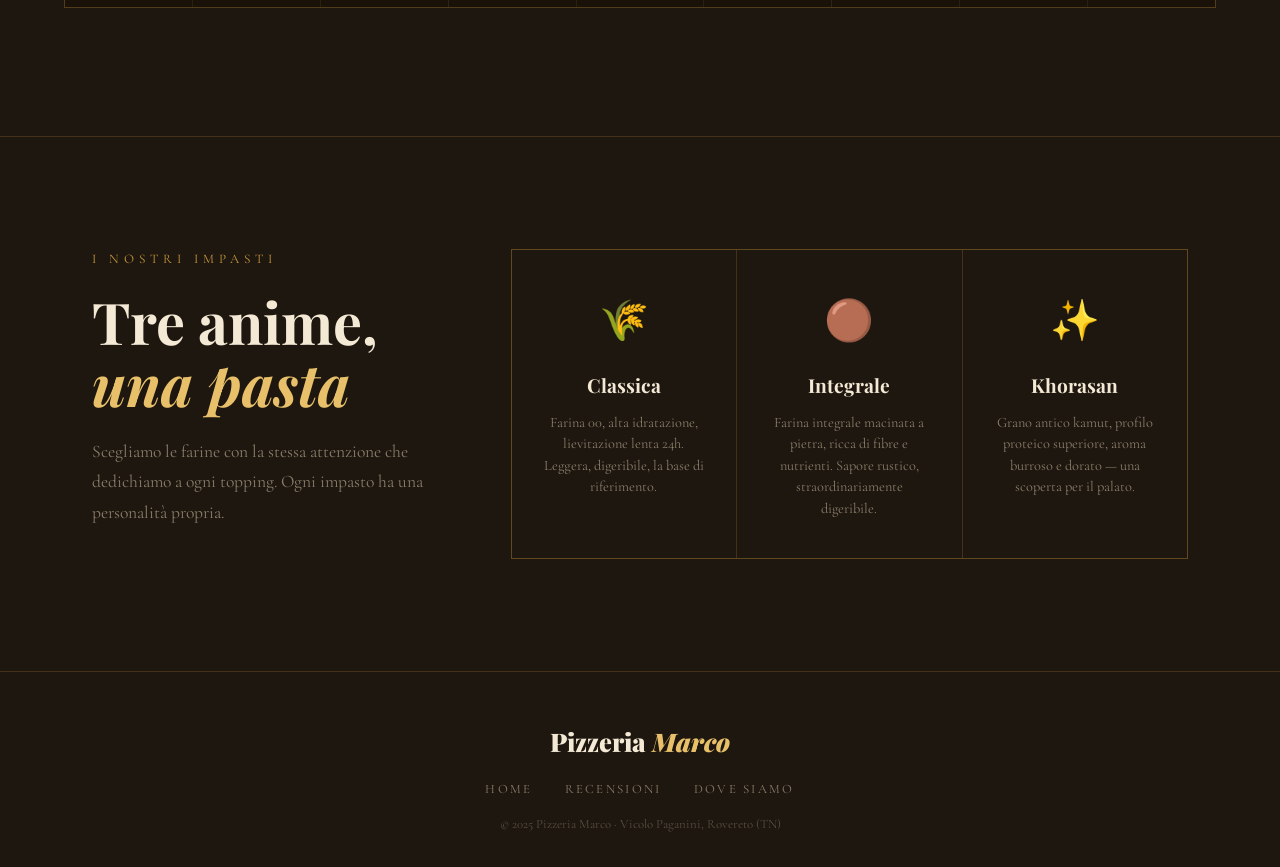
<file: pizzeria-marco-menu.html>
<!DOCTYPE html>
<html lang="it">
<head>
<meta charset="UTF-8">
<meta name="viewport" content="width=device-width, initial-scale=1.0">
<meta http-equiv="X-UA-Compatible" content="IE=edge">
<title>Menu — Pizzeria Marco Rovereto | Pizza, Primi e Cucina Trentina</title>
<meta name="description" content="Il menu della Pizzeria Marco: oltre 30 pizze su impasto classico, integrale o Khorasan, primi di tradizione trentina, secondi e dolci fatti in casa. Rovereto.">
<meta name="robots" content="index,follow">
<link rel="canonical" href="https://www.pizzeriamarco.it/pizzeria-marco-menu.html">
<meta property="og:type"        content="restaurant">
<meta property="og:site_name"   content="Pizzeria Marco — Rovereto">
<meta property="og:title"       content="Menu Pizzeria Marco — Pizza e Cucina Trentina a Rovereto">
<meta property="og:description" content="Pizza artigianale su tre impasti, cucina di territorio, dolci fatti in casa. Scopri il menu completo.">
<meta property="og:url"         content="https://www.pizzeriamarco.it/pizzeria-marco-menu.html">
<meta property="og:image"       content="https://www.pizzeriamarco.it/images/og-cover.jpg">
<meta property="og:locale"      content="it_IT">
<meta name="twitter:card"        content="summary_large_image">
<meta name="twitter:title"       content="Menu Pizzeria Marco — Pizza e Cucina Trentina a Rovereto">
<meta name="twitter:description" content="Pizza artigianale su tre impasti, cucina di territorio, dolci fatti in casa. Scopri il menu completo.">
<meta name="twitter:image"       content="https://www.pizzeriamarco.it/images/og-cover.jpg">
<meta name="geo.region"    content="IT-TN">
<meta name="geo.placename" content="Rovereto">
<meta name="geo.position"  content="45.8910;11.0375">
<meta name="ICBM"          content="45.8910, 11.0375">
<link rel="preconnect" href="https://fonts.googleapis.com">
<link rel="dns-prefetch" href="https://fonts.googleapis.com">
<link href="https://fonts.googleapis.com/css2?family=Playfair+Display:ital,wght@0,400;0,500;0,700;0,900;1,400;1,700&family=Cormorant+Garamond:ital,wght@0,300;0,400;0,500;1,300;1,400&display=swap" rel="stylesheet">
<style>
/* ── base.css inlined ─────────────────────────────── */
/*
 * pizzeria-marco-base.css
 * Shared styles for all public pages of Pizzeria Marco.
 * Load this BEFORE page-specific inline styles and
 * BEFORE pizzeria-marco-responsive.css.
 * ─────────────────────────────────────────────────────────────
 */

/* ─── VARIABLES (superset of all pages) ─── */
:root {
  --ink:       #16100a;
  --charcoal:  #1e1710;
  --deep:      #130e08;
  --panel:     #1a1209;
  --cream:     #f4e9d4;
  --warm:      #ede0c4;
  --gold:      #c9973a;
  --gold-lt:   #e8c06a;
  --gold-dim:  rgba(201,151,58,.18);
  --terra:     #b85c2c;
  --green:     #4a7c5a;
  --muted:     #8a7d68;
  --border:    rgba(201,151,58,.22);
  --border-s:  rgba(201,151,58,.1);
}

/* ─── RESET & BASE ─── */
*, *::before, *::after { margin:0; padding:0; box-sizing:border-box; }
html { scroll-behavior:smooth; }

body {
  background: var(--charcoal);
  color: var(--cream);
  font-family: 'Cormorant Garamond', serif;
  font-size: 18px;
  line-height: 1.65;
  overflow-x: hidden;
}

/* Noise overlay */
body::before {
  content:''; position:fixed; inset:0; z-index:0; pointer-events:none;
  background-image: url("data:image/svg+xml,%3Csvg viewBox='0 0 200 200' xmlns='http://www.w3.org/2000/svg'%3E%3Cfilter id='n'%3E%3CfeTurbulence type='fractalNoise' baseFrequency='.85' numOctaves='4' stitchTiles='stitch'/%3E%3C/filter%3E%3Crect width='100%25' height='100%25' filter='url(%23n)' opacity='.04'/%3E%3C/svg%3E");
  opacity:.4;
}

section { position:relative; z-index:1; }

.container { max-width:1160px; margin:0 auto; padding:0 2rem; }

/* ─── NAV ─── */
nav {
  position:fixed; top:0; left:0; right:0; z-index:100;
  display:flex; align-items:center; justify-content:space-between;
  padding:1.2rem 4rem;
  background: linear-gradient(to bottom, rgba(22,16,10,.97) 0%, rgba(22,16,10,0) 100%);
  transition: background .4s;
}
nav.scrolled {
  background: rgba(16,11,7,.97);
  backdrop-filter: blur(12px);
  border-bottom: 1px solid var(--border);
}
.nav-logo {
  font-family: 'Playfair Display', serif;
  font-size: 1.3rem;
  letter-spacing: .08em;
  color: var(--gold-lt);
  text-decoration: none;
}
.nav-logo span { font-style:italic; color:var(--cream); }
.nav-links { display:flex; gap:2rem; list-style:none; }
.nav-links a {
  font-size:.88rem; letter-spacing:.14em; text-transform:uppercase;
  color:var(--muted); text-decoration:none; transition:color .2s;
}
.nav-links a:hover, .nav-links a.active { color:var(--gold-lt); }
.nav-cta {
  font-family:'Cormorant Garamond',serif;
  font-size:.9rem; letter-spacing:.16em; text-transform:uppercase;
  background:var(--gold); color:var(--ink);
  border:none; padding:.65rem 1.8rem; cursor:pointer;
  font-weight:600; text-decoration:none; display:inline-block;
  transition:background .2s;
}
.nav-cta:hover { background:var(--gold-lt); }
.nav-back {
  font-family:'Cormorant Garamond',serif;
  font-size:.9rem; letter-spacing:.14em; text-transform:uppercase;
  color:var(--muted); text-decoration:none;
  transition:color .2s;
}
.nav-back:hover { color:var(--gold); }

/* ─── BUTTONS ─── */
.btn-primary {
  font-family:'Cormorant Garamond', serif;
  font-size:1rem; letter-spacing:.18em; text-transform:uppercase; font-weight:600;
  background:var(--gold); color:var(--ink);
  border:none; padding:.9rem 2.6rem; cursor:pointer;
  transition: background .2s, transform .15s, box-shadow .2s;
  text-decoration:none; display:inline-block;
}
.btn-primary:hover { background:var(--gold-lt); transform:translateY(-2px); box-shadow:0 8px 32px rgba(201,151,58,.3); }

.btn-outline {
  font-family:'Cormorant Garamond', serif;
  font-size:1rem; letter-spacing:.18em; text-transform:uppercase; font-weight:500;
  background:transparent; color:var(--cream);
  border:1px solid rgba(244,233,212,.3);
  padding:.9rem 2.6rem; cursor:pointer;
  transition: border-color .2s, color .2s, transform .15s;
  text-decoration:none; display:inline-block;
}
.btn-outline:hover { border-color:var(--gold); color:var(--gold); transform:translateY(-2px); }

/* ─── ANIMATIONS ─── */
@keyframes fadeUp {
  from { opacity:0; transform:translateY(24px); }
  to   { opacity:1; transform:translateY(0); }
}

.reveal {
  opacity:0; transform:translateY(28px);
  transition:opacity .7s ease, transform .7s ease;
}
.reveal.visible { opacity:1; transform:translateY(0); }

/* ─── SECTION COMMONS (index + menu) ─── */
.section-eyebrow {
  font-family:'Cormorant Garamond', serif;
  font-size:.82rem; letter-spacing:.38em; text-transform:uppercase;
  color:var(--gold); margin-bottom:1.2rem; display:block;
}
.section-title {
  font-family:'Playfair Display', serif;
  font-size:clamp(2.4rem,5vw,3.6rem);
  line-height:1.08; font-weight:700; color:var(--cream);
  margin-bottom:1.4rem;
}
.section-title em { font-style:italic; color:var(--gold-lt); }
.section-body { font-size:1.1rem; color:var(--muted); line-height:1.75; max-width:540px; }

/* ─── DOUGHS (index + menu) ─── */
.doughs { padding:7rem 0; border-top:1px solid var(--border); }
.doughs-inner {
  display:grid; grid-template-columns:1fr 2fr; gap:5rem; align-items:start;
}
.doughs-cards {
  display:grid; grid-template-columns:1fr 1fr 1fr;
  gap:1px; background:var(--border); border:1px solid var(--border);
}
.dough-card {
  background:var(--charcoal); padding:2.4rem 2rem;
  text-align:center; transition:background .25s;
}
.dough-card:hover { background:#221a10; }
.dough-icon { font-size:2.5rem; margin-bottom:1rem; display:block; }
.dough-name {
  font-family:'Playfair Display', serif;
  font-size:1.2rem; font-weight:700; color:var(--cream); margin-bottom:.6rem;
}
.dough-desc { font-size:.9rem; color:var(--muted); line-height:1.5; }

/* ─── PAGE HERO BASE (inner pages: menu, recensioni, dove) ─── */
.page-hero {
  position:relative; z-index:1;
  padding:11rem 4rem 5rem;
  border-bottom:1px solid var(--border);
  overflow:hidden;
}
.eyebrow {
  font-size:.82rem; letter-spacing:.38em; text-transform:uppercase;
  color:var(--gold); margin-bottom:1.2rem; display:block;
  opacity:0; animation:fadeUp .7s .1s forwards;
}
.page-title {
  font-family:'Playfair Display',serif;
  font-size:clamp(3rem,7vw,5.5rem);
  font-weight:900; line-height:.95; color:var(--cream);
  opacity:0; animation:fadeUp .8s .25s forwards;
}
.page-title em { display:block; font-style:italic; color:var(--gold-lt); }
.page-sub {
  margin-top:1.6rem; font-size:1.05rem; color:var(--muted); max-width:420px;
  opacity:0; animation:fadeUp .8s .4s forwards;
}

/* ─── FOOTER ─── */
footer {
  position:relative; z-index:1;
  border-top:1px solid var(--border);
  padding:3rem 0 2rem; text-align:center;
}
.footer-logo {
  font-family:'Playfair Display', serif;
  font-size:1.6rem; font-weight:900;
  color:var(--cream); margin-bottom:.4rem;
}
.footer-logo em { font-style:italic; color:var(--gold-lt); }
.footer-tagline {
  font-size:.9rem; color:var(--muted); font-style:italic; margin-bottom:2rem;
}
.footer-links {
  display:flex; gap:2rem; justify-content:center; flex-wrap:wrap;
  list-style:none; margin:.7rem 0;
}
.footer-links a {
  font-size:.8rem; letter-spacing:.18em; text-transform:uppercase;
  color:var(--muted); text-decoration:none; transition:color .2s;
}
.footer-links a:hover { color:var(--gold); }
.footer-copy { font-size:.8rem; color:var(--muted); opacity:.55; margin-top:.3rem; }


/* ── responsive.css inlined ──────────────────────── */
/*
 * pizzeria-marco-responsive.css
 * Mobile/tablet adaptations — desktop layout is NEVER touched.
 * Breakpoints:  900px (tablet+)  |  600px (mobile)
 * ─────────────────────────────────────────────────────────────
 */

/* ── Scroll offset for fixed nav (fixes #anchor overshoot) ─── */
html {
  scroll-padding-top: 72px;
}

/* ══════════════════════════════════════════════════════════════
   HAMBURGER BUTTON  (hidden on desktop, visible ≤ 900px)
   ══════════════════════════════════════════════════════════════ */

.nav-hamburger {
  display: none;                 /* hidden on desktop */
  flex-direction: column;
  justify-content: space-between;
  width: 28px;
  height: 20px;
  background: none;
  border: none;
  cursor: pointer;
  padding: 0;
  z-index: 200;
  flex-shrink: 0;
}

.nav-hamburger span {
  display: block;
  width: 100%;
  height: 2px;
  background: var(--gold-lt, #e8c06a);
  border-radius: 2px;
  transition: transform .3s ease, opacity .3s ease;
  transform-origin: center;
}

/* Animated to X when open */
nav.nav-open .nav-hamburger span:nth-child(1) {
  transform: translateY(9px) rotate(45deg);
}
nav.nav-open .nav-hamburger span:nth-child(2) {
  opacity: 0;
}
nav.nav-open .nav-hamburger span:nth-child(3) {
  transform: translateY(-9px) rotate(-45deg);
}


/* ══════════════════════════════════════════════════════════════
   TABLET  (≤ 900px)
   ══════════════════════════════════════════════════════════════ */
@media (max-width: 900px) {

  /* ── Nav ── */
  .nav-hamburger { display: flex; }

  /* Override the existing display:none on .nav-links
     and turn it into a full-width dropdown */
  .nav-links {
    display: flex !important;          /* override inline display:none */
    flex-direction: column !important;
    gap: 0 !important;
    position: absolute;
    top: 100%;
    left: 0; right: 0;
    background: rgba(14, 10, 6, .98);
    backdrop-filter: blur(16px);
    border-bottom: 1px solid rgba(201,151,58,.22);
    padding: 0;
    max-height: 0;
    overflow: hidden;
    transition: max-height .35s ease, padding .35s ease;
  }

  nav.nav-open .nav-links {
    max-height: 400px;
    padding: .5rem 0 1rem;
  }

  .nav-links li { width: 100%; }

  .nav-links a,
  .nav-links a.active {
    display: block;
    padding: .85rem 1.8rem;
    font-size: 1rem !important;
    border-bottom: 1px solid rgba(201,151,58,.08);
    opacity: 1 !important;
    color: var(--muted, #8a7d68) !important;
  }
  .nav-links a:hover,
  .nav-links a.active {
    color: var(--gold-lt, #e8c06a) !important;
    background: rgba(201,151,58,.05);
  }

  /* Hide nav-back on mobile (redundant with logo) */
  .nav-back { display: none; }

  /* ── Container padding ── */
  .container { padding: 0 1.5rem; }

  /* ── Page-level hero padding ── */
  .page-hero { padding: 9rem 1.5rem 3rem !important; }

  /* ─────────────────────────────────────────
     HOMEPAGE
  ───────────────────────────────────────── */

  /* Hero title size */
  .hero { padding: 6rem 1.5rem 5rem; }
  .hero-title { font-size: clamp(3.5rem, 11vw, 6rem); }

  /* Sections padding */
  .about    { padding: 6rem 0; }
  .doughs   { padding: 5rem 0; }
  .menu-section  { padding: 6rem 0; }
  .whyus    { padding: 6rem 0; }
  .location-section { padding: 6rem 0; }
  .reviews-section  { padding: 6rem 0; }

  /* About grid → single column */
  .about-grid { grid-template-columns: 1fr !important; gap: 3rem !important; }
  .about-content { padding-right: 0; }
  .about-badge-float { width: 80px !important; height: 80px !important; right: -0.8rem; bottom: -0.8rem; }
  .about-badge-float .big-num { font-size: 1.4rem !important; }
  .about-features { grid-template-columns: 1fr 1fr !important; }

  /* Doughs → single column */
  .doughs-inner { grid-template-columns: 1fr !important; gap: 3rem !important; }
  .doughs-cards { grid-template-columns: 1fr !important; }

  /* Menu preview grid → 2 col */
  .menu-grid { grid-template-columns: 1fr 1fr !important; }
  .menu-tabs { flex-wrap: wrap; }

  /* Whyus → 2×2 */
  .whyus-grid { grid-template-columns: 1fr 1fr !important; }

  /* Location → single column */
  .location-grid { grid-template-columns: 1fr !important; gap: 3rem !important; }
  .location-map { aspect-ratio: 4/3; }

  /* ─────────────────────────────────────────
     MENU PAGE
  ───────────────────────────────────────── */

  /* Hero 2-col → 1-col */
  .page-hero.menu-hero,
  section.page-hero {
    grid-template-columns: 1fr !important;
    gap: 2.5rem !important;
  }

  .hero-dough-callout { align-items: flex-start !important; }
  .hero-note { text-align: left !important; max-width: 100% !important; }
  .dough-pills { flex-wrap: wrap; }

  /* Hero stats: 2×2 */
  .hero-stats {
    grid-column: 1 / -1;
    flex-wrap: wrap !important;
  }
  .stat-item {
    flex: 1 1 45% !important;
    border-right: none !important;
    border-bottom: 1px solid rgba(201,151,58,.22);
  }
  .stat-item:last-child,
  .stat-item:nth-child(even) { border-right: none !important; }

  /* Controls bar: scrollable tabs, stack sort below */
  .controls-bar {
    padding: 0 1.2rem !important;
    flex-wrap: wrap;
    gap: 0;
  }
  .cat-tabs {
    border-right: none !important;
    border-bottom: 1px solid rgba(201,151,58,.22);
    width: 100%;
    overflow-x: auto;
    -webkit-overflow-scrolling: touch;
  }
  .sort-controls {
    width: 100%;
    border-top: none;
    flex-wrap: wrap;
  }
  .results-count { margin-left: auto; }

  /* Search full width */
  .search-wrap { padding: 1.4rem 1.2rem 0 !important; max-width: 100% !important; }

  /* Menu cards grid */
  .menu-area { padding: 2.5rem 1.2rem 5rem !important; }
  .menu-grid#menuGrid {
    grid-template-columns: 1fr 1fr !important;
  }

  /* Dough legend */
  .dough-legend {
    padding: 2.5rem 1.5rem !important;
    grid-template-columns: 1fr !important;
    gap: 1.5rem !important;
  }

  /* ─────────────────────────────────────────
     RECENSIONI PAGE
  ───────────────────────────────────────── */

  .filters-bar { padding: 1.2rem 1.2rem !important; }
  .filter-count { display: none; }  /* saves space */
  .reviews-main { padding: 3rem 1.2rem 6rem !important; }
  .featured-review { padding: 2rem 1.5rem !important; }
  .featured-text { font-size: 1.15rem !important; }

  /* Score breakdown: hide bar on tablet to save space */
  .score-divider { display: none; }
  .score-breakdown { display: none; }

  /* Reviews grid: 2 col masonry */
  .reviews-grid { columns: 2 !important; }

  .reviews-cta { padding: 4rem 1.5rem !important; }

  /* ─────────────────────────────────────────
     DOVE SIAMO PAGE
  ───────────────────────────────────────── */

  .main-wrap {
    grid-template-columns: 1fr !important;
  }
  .map-panel {
    border-right: none !important;
    border-bottom: 1px solid rgba(201,151,58,.22);
    min-height: 420px;
  }
  .map-panel iframe {
    min-height: 380px;
  }

  .info-panel { padding: 3rem 1.5rem !important; }
  .services-grid { grid-template-columns: 1fr 1fr !important; }

  .neighbourhood { padding: 4rem 1.5rem !important; }
  .poi-grid { grid-template-columns: 1fr 1fr !important; }

  /* Hero compass: smaller */
  .hero-compass { width: 160px; height: 160px; right: 1.5rem; }
}


/* ══════════════════════════════════════════════════════════════
   MOBILE  (≤ 600px)
   ══════════════════════════════════════════════════════════════ */
@media (max-width: 600px) {

  /* ── Nav ── */
  nav { padding: .9rem 1.2rem !important; }
  .nav-logo { font-size: 1.1rem !important; }
  .nav-cta { padding: .55rem 1.1rem !important; font-size: .78rem !important; }

  /* ── Shared section padding ── */
  .container { padding: 0 1.2rem; }
  .about, .doughs, .menu-section, .whyus, .location-section,
  .reviews-section, .doughs { padding: 4.5rem 0; }

  /* ── Hero ── */
  .hero { padding: 7rem 1.2rem 4rem; }
  .hero-title { font-size: clamp(2.8rem, 13vw, 4.5rem); }
  .hero-sub { font-size: 1rem; }
  .hero-actions { flex-direction: column; gap: .8rem; align-items: center; }
  .hero-badge { font-size: .78rem; flex-direction: column; gap: .3rem; text-align: center; }

  /* ── Section titles ── */
  .section-title { font-size: clamp(1.8rem, 7vw, 2.6rem); }
  .section-body  { font-size: 1rem; }

  /* ── Page heroes ── */
  .page-title { font-size: clamp(2.4rem, 10vw, 3.5rem) !important; }
  .page-sub   { font-size: .95rem !important; }
  .page-hero  { padding: 8rem 1.2rem 2.5rem !important; }

  /* ── About ── */
  .about-features { grid-template-columns: 1fr !important; }
  .about-frame { aspect-ratio: 3/2; }

  /* ── Doughs ── */
  .doughs-cards { gap: 1px; }

  /* ── Menu preview (homepage) ── */
  .menu-grid { grid-template-columns: 1fr !important; }
  .menu-tabs { flex-wrap: wrap; }
  .tab-btn { font-size: .78rem; padding: .7rem 1rem; }

  /* ── WhyUs ── */
  .whyus-grid { grid-template-columns: 1fr 1fr !important; }
  .whyus-num { font-size: 2.4rem; }

  /* ── Reviews carousel ── */
  .review-card { width: 280px; }

  /* ── Location (homepage) ── */
  .hours-row { font-size: .88rem; flex-wrap: wrap; gap: .3rem; }
  .info-value { font-size: 1.1rem; }

  /* ── Footer ── */
  .footer-links { gap: 1rem; flex-wrap: wrap; justify-content: center; }
  .footer-logo { font-size: 1.6rem; }

  /* ── Buttons ── */
  .btn-primary, .btn-outline { padding: .8rem 1.8rem; font-size: .9rem; }


  /* ── MENU PAGE ── */
  .hero-stats .stat-item {
    flex: 1 1 100% !important;
    border-bottom: 1px solid rgba(201,151,58,.22);
  }
  .menu-grid#menuGrid { grid-template-columns: 1fr !important; }
  .cat-tab { padding: 1rem .9rem; font-size: .78rem; }
  .sort-btn, .veg-btn { padding: 1rem .9rem; font-size: .75rem; }
  .card-inner { padding: 1.5rem 1.5rem 1.2rem 1.6rem; }
  .card-name { font-size: 1.1rem; }
  .size-price { font-size: .9rem; }

  /* ── RECENSIONI PAGE ── */
  .reviews-grid { columns: 1 !important; }
  .review-card { width: 100%; flex-shrink: 1; }
  .hero-score { gap: 1.5rem; }
  .score-big { font-size: 3.8rem; }
  .score-stars { font-size: 1.2rem; }

  /* ── DOVE SIAMO PAGE ── */
  .map-panel, .map-panel iframe { min-height: 300px; }
  .services-grid { grid-template-columns: 1fr !important; }
  .poi-grid { grid-template-columns: 1fr 1fr !important; }
  .poi-item { padding: 1.4rem 1rem; }
  .info-panel { gap: 2.2rem !important; }
  .hours-table .day { font-size: .82rem; }
  .hours-table .time { font-size: .82rem; }
  .info-address { font-size: 1.2rem; }
  .cta-row { flex-direction: column; }
  .cta-row .btn-primary,
  .cta-row .btn-outline { text-align: center; }

  /* Hero compass: hide on small mobile */
  .hero-compass { display: none !important; }
  .page-hero { display: block !important; }
  .page-hero .page-hero-inner { margin-bottom: 2rem; }
}


/* ══════════════════════════════════════════════════════════════
   EXTRA FIXES
   ══════════════════════════════════════════════════════════════ */

/* Hide the homepage "Prenota" CTA on mobile to avoid accidental taps */
@media (max-width: 600px) {
  #nav .nav-cta { display: none; }
}

/* Doughs section on menu page — responsive */
@media (max-width: 900px) {
  .doughs        { padding: 5rem 0; }
  .doughs-inner  { grid-template-columns: 1fr !important; gap: 2.5rem !important; }
  .doughs-cards  { grid-template-columns: 1fr 1fr 1fr !important; }
}
@media (max-width: 600px) {
  .doughs-cards  { grid-template-columns: 1fr !important; gap: 1px; }
}


/* ── page-specific ────────────────────────────────── */
/* ── MENU: page-hero 2-col grid ── */
.page-hero {
  display:grid;
  grid-template-columns:1fr 1fr;
  gap:4rem;
  align-items:end;
  padding:11rem 4rem 5rem;
}
@media(max-width:900px) {
  .page-hero { grid-template-columns:1fr; gap:2rem; padding:9rem 1.5rem 3rem; }
}
@media(max-width:600px) {
  .page-hero { display:block; padding:8rem 1.2rem 2.5rem; }
}


/* PAGE HERO */
  
  
  
  
  

  .hero-dough-callout { display:flex; flex-direction:column; gap:1rem; align-items:flex-end; opacity:0; animation:fadeUp .9s .55s forwards; }
  .hero-dough-callout .dc-label { font-size:.75rem; letter-spacing:.3em; text-transform:uppercase; color:var(--muted); text-align:right; }
  .dough-pills { display:flex; gap:.7rem; }
  .dough-pill { font-family:'Cormorant Garamond',serif; font-size:.88rem; letter-spacing:.12em; text-transform:uppercase; border:1px solid var(--border); color:var(--muted); padding:.5rem 1.2rem; cursor:pointer; background:transparent; transition:all .2s; }
  .dough-pill:hover, .dough-pill.active { background:var(--gold); color:var(--ink); border-color:var(--gold); }
  .hero-note { font-size:.88rem; font-style:italic; color:var(--muted); text-align:right; max-width:280px; line-height:1.5; }

  .hero-stats { grid-column:1/-1; display:flex; gap:0; border-top:1px solid var(--border); margin-top:1rem; opacity:0; animation:fadeUp .8s .7s forwards; }
  .stat-item { flex:1; padding:1.4rem 2rem; border-right:1px solid var(--border); display:flex; align-items:center; gap:1rem; }
  .stat-item:last-child { border-right:none; }
  .stat-num { font-family:'Playfair Display',serif; font-size:2rem; font-weight:900; color:var(--gold); line-height:1; }
  .stat-label { font-size:.82rem; color:var(--muted); line-height:1.35; }
  .stat-label strong { display:block; color:var(--cream); font-size:.9rem; }

  /* CONTROLS BAR */
  .controls-bar {
    position:sticky; top:65px; z-index:50;
    background:rgba(18,13,8,.97); backdrop-filter:blur(14px);
    border-bottom:1px solid var(--border);
    padding:0 4rem;
    display:flex; align-items:stretch; gap:0;
  }
  .cat-tabs { display:flex; gap:0; flex:1; border-right:1px solid var(--border); overflow-x:auto; }
  .cat-tab {
    font-family:'Cormorant Garamond',serif; font-size:.88rem; letter-spacing:.18em; text-transform:uppercase;
    background:transparent; color:var(--muted); border:none; border-bottom:2px solid transparent;
    padding:1.2rem 1.5rem; cursor:pointer; transition:color .2s, border-color .2s; white-space:nowrap;
    display:flex; align-items:center; gap:.5rem;
  }
  .cat-tab:hover { color:var(--cream); }
  .cat-tab.active { color:var(--gold-lt); border-bottom-color:var(--gold); }
  .cat-tab .tab-count { font-size:.7rem; background:var(--border-s); color:var(--muted); padding:.15rem .45rem; transition:background .2s, color .2s; }
  .cat-tab.active .tab-count { background:rgba(201,151,58,.2); color:var(--gold); }

  .sort-controls { display:flex; align-items:center; gap:0; }
  .sort-btn { font-family:'Cormorant Garamond',serif; font-size:.82rem; letter-spacing:.14em; text-transform:uppercase; background:transparent; color:var(--muted); border:none; border-left:1px solid var(--border); padding:1.2rem 1.3rem; cursor:pointer; transition:color .2s, background .2s; display:flex; align-items:center; gap:.5rem; white-space:nowrap; }
  .sort-btn:hover { color:var(--cream); background:rgba(201,151,58,.04); }
  .sort-btn.active { color:var(--gold-lt); background:rgba(201,151,58,.06); }
  .sort-btn .arr { font-size:.7rem; transition:transform .2s; display:inline-block; }
  .sort-btn.desc .arr { transform:rotate(180deg); }
  .veg-btn { font-family:'Cormorant Garamond',serif; font-size:.82rem; letter-spacing:.14em; text-transform:uppercase; background:transparent; color:var(--muted); border:none; border-left:1px solid var(--border); padding:1.2rem 1.3rem; cursor:pointer; transition:color .2s; white-space:nowrap; }
  .veg-btn:hover { color:var(--cream); }
  .veg-btn.active { color:#6aaa80; }
  .results-count { font-size:.78rem; letter-spacing:.14em; color:var(--muted); border-left:1px solid var(--border); padding:1.2rem 1.4rem; display:flex; align-items:center; white-space:nowrap; }
  .results-count b { color:var(--cream); margin:0 .3rem; }

  /* SEARCH */
  .search-wrap { position:relative; z-index:1; padding:2.2rem 4rem 0; max-width:480px; opacity:0; animation:fadeUp .7s .85s forwards; }
  .search-input { width:100%; font-family:'Cormorant Garamond',serif; font-size:1rem; letter-spacing:.06em; background:rgba(26,18,9,.8); border:1px solid var(--border); color:var(--cream); padding:.85rem 3rem .85rem 1.4rem; outline:none; transition:border-color .2s; }
  .search-input::placeholder { color:var(--muted); font-style:italic; }
  .search-input:focus { border-color:rgba(201,151,58,.5); }
  .s-icon { position:absolute; right:1.2rem; top:50%; transform:translateY(-50%); color:var(--muted); pointer-events:none; }
  .s-clear { position:absolute; right:1.1rem; top:50%; transform:translateY(-50%); color:var(--muted); cursor:pointer; background:none; border:none; padding:.2rem; display:none; transition:color .2s; font-size:.9rem; }
  .s-clear:hover { color:var(--gold); }
  .search-wrap.has-value .s-icon { display:none; }
  .search-wrap.has-value .s-clear { display:block; }

  /* MENU GRID */
  .menu-area { position:relative; z-index:1; padding:3rem 4rem 8rem; }
  .menu-grid { display:grid; grid-template-columns:repeat(auto-fill,minmax(300px,1fr)); gap:1px; background:var(--border-s); border:1px solid var(--border); }

  .pizza-card {
    background:var(--panel); position:relative; overflow:hidden;
    display:flex; flex-direction:column;
    transition:background .25s;
    animation:cardIn .45s ease both;
  }
  .pizza-card:hover { background:#211709; }
  .pizza-card::before { content:''; position:absolute; left:0; top:0; bottom:0; width:3px; opacity:0; transition:opacity .25s; }
  .pizza-card:hover::before { opacity:1; }
  .pizza-card[data-cat="classiche"]::before   { background:var(--gold); }
  .pizza-card[data-cat="speciali"]::before    { background:var(--terra); }
  .pizza-card[data-cat="bianche"]::before     { background:#a89070; }
  .pizza-card[data-cat="vegetariane"]::before { background:#6aaa80; }
  .pizza-card.hidden { display:none; }

  .card-inner { padding:2rem 2rem 1.4rem 2.2rem; flex:1; display:flex; flex-direction:column; }
  .card-top { display:flex; justify-content:space-between; align-items:flex-start; margin-bottom:.8rem; }
  .card-badges { display:flex; flex-wrap:wrap; gap:.4rem; }
  .badge { font-size:.6rem; letter-spacing:.16em; text-transform:uppercase; padding:.22rem .55rem; border:1px solid; }
  .badge-classiche   { color:var(--gold);  border-color:rgba(201,151,58,.3); background:rgba(201,151,58,.07); }
  .badge-speciali    { color:var(--terra); border-color:rgba(184,92,44,.3);  background:rgba(184,92,44,.07); }
  .badge-bianche     { color:#bba880;     border-color:rgba(168,144,112,.3); background:rgba(168,144,112,.07); }
  .badge-vegetariane { color:#6aaa80;     border-color:rgba(106,170,128,.3); background:rgba(106,170,128,.06); }
  .badge-chef { color:var(--gold-lt); border-color:rgba(232,192,106,.25); background:rgba(232,192,106,.06); }
  .badge-new  { color:#d0b890;        border-color:rgba(208,184,144,.25); background:rgba(208,184,144,.05); }
  .badge-veg  { color:#6aaa80;        border-color:rgba(106,170,128,.3);  background:rgba(106,170,128,.06); }

  .card-name { font-family:'Playfair Display',serif; font-size:1.2rem; font-weight:700; color:var(--cream); line-height:1.15; }
  .card-desc { margin-top:.6rem; font-size:.92rem; font-style:italic; color:var(--muted); line-height:1.55; flex:1; }

  .card-doughs { margin-top:1.1rem; display:flex; align-items:center; gap:.45rem; flex-wrap:wrap; }
  .dough-label-sm { font-size:.6rem; letter-spacing:.16em; text-transform:uppercase; color:var(--muted); margin-right:.1rem; }
  .dough-tag { font-size:.6rem; letter-spacing:.12em; text-transform:uppercase; color:var(--muted); border:1px solid rgba(138,125,104,.2); padding:.18rem .45rem; transition:all .2s; }
  .dough-tag.avail { color:var(--gold); border-color:rgba(201,151,58,.3); }
  .dough-tag.lit   { background:var(--gold); color:var(--ink); border-color:var(--gold); }

  .card-footer { border-top:1px solid var(--border-s); margin-top:1.3rem; padding-top:1rem; display:flex; gap:0; }
  .size-col { display:flex; flex-direction:column; align-items:center; flex:1; padding:.4rem .4rem; border-right:1px solid var(--border-s); transition:background .2s; }
  .size-col:last-child { border-right:none; }
  .size-col:hover { background:rgba(201,151,58,.04); }
  .size-name  { font-size:.6rem; letter-spacing:.18em; text-transform:uppercase; color:var(--muted); margin-bottom:.3rem; }
  .size-price { font-family:'Playfair Display',serif; font-size:1rem; color:var(--cream); }
  .size-price.hi { color:var(--gold); }
  .size-cm { font-size:.56rem; color:var(--muted); opacity:.6; margin-top:.1rem; }

  /* EMPTY */
  .empty-state { grid-column:1/-1; padding:5rem 2rem; text-align:center; display:none; }
  .empty-state.on { display:block; }
  .empty-icon { font-size:2.8rem; margin-bottom:.8rem; opacity:.25; display:block; }
  .empty-title { font-family:'Playfair Display',serif; font-size:1.4rem; color:var(--cream); margin-bottom:.4rem; }
  .empty-sub { font-size:.92rem; color:var(--muted); font-style:italic; }
  .empty-reset { margin-top:1.4rem; font-family:'Cormorant Garamond',serif; font-size:.86rem; letter-spacing:.18em; text-transform:uppercase; color:var(--gold); background:none; border:1px solid var(--border); padding:.6rem 1.5rem; cursor:pointer; transition:border-color .2s; }
  .empty-reset:hover { border-color:var(--gold); }

  /* DOUGH LEGEND */
  .dough-legend { position:relative; z-index:1; background:var(--deep); border-top:1px solid var(--border); padding:2.5rem 4rem; display:grid; grid-template-columns:repeat(3,1fr); gap:2rem; }
  .legend-item {}
  .legend-name { font-family:'Playfair Display',serif; font-size:.95rem; font-weight:700; color:var(--cream); margin-bottom:.3rem; }
  .legend-desc { font-size:.85rem; color:var(--muted); line-height:1.45; }

  
  
  
  
  
  
  

  @keyframes fadeUp { from{opacity:0;transform:translateY(20px)} to{opacity:1;transform:translateY(0)} }
  @keyframes cardIn { from{opacity:0;transform:translateY(10px)} to{opacity:1;transform:translateY(0)} }

  @media(max-width:900px){
    
    
    
    .hero-dough-callout { align-items:flex-start; }
    .hero-note { text-align:left; }
    .hero-stats { flex-wrap:wrap; }
    .stat-item { flex:1 1 45%; border-bottom:1px solid var(--border); }
    .controls-bar { padding:0 1rem; }
    .search-wrap { padding:1.5rem 1.5rem 0; max-width:100%; }
    .menu-area { padding:2rem 1rem 5rem; }
    .dough-legend { padding:2rem 1.5rem; grid-template-columns:1fr; gap:1.2rem; }
  }

  /* ─── DOUGHS (from homepage) ─── */
  
  
  
  
  
  
  
  
  
  
  
  .section-

</style>
</head>
<body>

<nav id="nav">
  <a href="index.html" class="nav-logo">Pizzeria <span>Marco</span></a>
  <ul class="nav-links">
    <li><a href="index.html#about">Storia</a></li>
    <li><a href="#" class="active">Menu</a></li>
    <li><a href="pizzeria-marco-dove-siamo.html">Dove siamo</a></li>
    <li><a href="pizzeria-marco-asporto.html">Asporto</a></li>
    </ul>
  <a href="index.html" class="nav-cta">Home</a>
  <button class="nav-hamburger" id="navHamburger" aria-label="Apri menu" aria-expanded="false">
    <span></span><span></span><span></span>
  </button>
</nav>

<section class="page-hero">
  <div>
    <span class="eyebrow">Rovereto · Vicolo Paganini</span>
    <h1 class="page-title">Il nostro<em>menu.</em></h1>
    <p class="page-sub">Oltre 30 combinazioni artigianali. Tre farine, dimensioni mini · normale · maxi — al tavolo, da asporto o a domicilio.</p>
  </div>
  <div class="hero-dough-callout">
    <span class="dc-label">Filtra per impasto</span>
    <div class="dough-pills">
      <button class="dough-pill active" data-dough="all">Tutti</button>
      <button class="dough-pill" data-dough="classica">Classica</button>
      <button class="dough-pill" data-dough="integrale">Integrale</button>
      <button class="dough-pill" data-dough="khorasan">Khorasan</button>
    </div>
    <p class="hero-note">Ogni pizza può essere richiesta in qualsiasi impasto, senza sovrapprezzo.</p>
  </div>
  <div class="hero-stats">
    <div class="stat-item"><div class="stat-num">32</div><div class="stat-label"><strong>Pizze</strong>classiche, speciali & bianche</div></div>
    <div class="stat-item"><div class="stat-num">3</div><div class="stat-label"><strong>Impasti</strong>classico · integrale · khorasan</div></div>
    <div class="stat-item"><div class="stat-num">3</div><div class="stat-label"><strong>Formati</strong>mini · normale · maxi</div></div>
    <div class="stat-item"><div class="stat-num">€5</div><div class="stat-label"><strong>Si parte da</strong>pizza al taglio · pranzo rapido</div></div>
  </div>
</section>

<div class="search-wrap" id="searchWrap">
  <input class="search-input" id="searchInput" type="text" placeholder="Cerca per nome o ingrediente…">
  <span class="s-icon">⌕</span>
  <button class="s-clear" id="sClear">✕</button>
</div>

<div class="controls-bar">
  <div class="cat-tabs" id="catTabs">
    <button class="cat-tab active" data-cat="all">Tutte <span class="tab-count" id="cnt-all">32</span></button>
    <button class="cat-tab" data-cat="classiche">Classiche <span class="tab-count" id="cnt-classiche">0</span></button>
    <button class="cat-tab" data-cat="speciali">Speciali <span class="tab-count" id="cnt-speciali">0</span></button>
    <button class="cat-tab" data-cat="bianche">Bianche <span class="tab-count" id="cnt-bianche">0</span></button>
    <button class="cat-tab" data-cat="vegetariane">Vegetariane <span class="tab-count" id="cnt-vegetariane">0</span></button>
  </div>
  <div class="sort-controls">
    <button class="sort-btn active" id="btnName" onclick="sortCards('name')">Nome <span class="arr">↑</span></button>
    <button class="sort-btn" id="btnPrice" onclick="sortCards('price')">Prezzo <span class="arr">↑</span></button>
    <button class="sort-btn veg-btn" id="btnVeg" onclick="toggleVeg()">🌿 Solo veg</button>
    <div class="results-count"><b id="visCount">32</b> pizze</div>
  </div>
</div>

<div class="menu-area">
<div class="menu-grid" id="menuGrid">
<div class="empty-state" id="emptyState">
  <span class="empty-icon">🍕</span>
  <div class="empty-title">Nessuna pizza trovata</div>
  <div class="empty-sub">Prova un altro filtro o modifica la ricerca.</div>
  <button class="empty-reset" onclick="resetAll()">Azzera tutti i filtri</button>
</div>

<!-- CLASSICHE -->
<div class="pizza-card" data-cat="classiche" data-veg="0" data-name="boscaiola" data-price="9.00" style="animation-delay:.04s">
  <div class="card-inner">
    <div class="card-top"><div class="card-badges"><span class="badge badge-classiche">Classica</span></div></div>
    <div class="card-name">Boscaiola</div>
    <div class="card-desc">Salsiccia, funghi porcini, mozzarella, pomodoro, rosmarino. Sapori del bosco trentino.</div>
    <div class="card-doughs"><span class="dough-label-sm">Impasto:</span><span class="dough-tag avail" data-d="classica">Classica</span><span class="dough-tag avail" data-d="integrale">Integrale</span><span class="dough-tag" data-d="khorasan">Khorasan</span></div>
  </div>
  <div class="card-footer">
    <div class="size-col"><div class="size-name">Mini</div><div class="size-price">€ 6,50</div><div class="size-cm">22 cm</div></div>
    <div class="size-col"><div class="size-name">Normale</div><div class="size-price hi">€ 9,00</div><div class="size-cm">30 cm</div></div>
    <div class="size-col"><div class="size-name">Maxi</div><div class="size-price">€ 12,50</div><div class="size-cm">40 cm</div></div>
  </div>
</div>

<div class="pizza-card" data-cat="classiche" data-veg="0" data-name="capricciosa" data-price="8.50" style="animation-delay:.07s">
  <div class="card-inner">
    <div class="card-top"><div class="card-badges"><span class="badge badge-classiche">Classica</span></div></div>
    <div class="card-name">Capricciosa</div>
    <div class="card-desc">Prosciutto cotto, funghi, carciofi, olive, mozzarella. La regina della tradizione italiana.</div>
    <div class="card-doughs"><span class="dough-label-sm">Impasto:</span><span class="dough-tag avail" data-d="classica">Classica</span><span class="dough-tag avail" data-d="integrale">Integrale</span><span class="dough-tag" data-d="khorasan">Khorasan</span></div>
  </div>
  <div class="card-footer">
    <div class="size-col"><div class="size-name">Mini</div><div class="size-price">€ 6,50</div><div class="size-cm">22 cm</div></div>
    <div class="size-col"><div class="size-name">Normale</div><div class="size-price hi">€ 8,50</div><div class="size-cm">30 cm</div></div>
    <div class="size-col"><div class="size-name">Maxi</div><div class="size-price">€ 12,00</div><div class="size-cm">40 cm</div></div>
  </div>
</div>

<div class="pizza-card" data-cat="classiche" data-veg="0" data-name="diavola" data-price="8.00" style="animation-delay:.10s">
  <div class="card-inner">
    <div class="card-top"><div class="card-badges"><span class="badge badge-classiche">Classica</span></div></div>
    <div class="card-name">Diavola</div>
    <div class="card-desc">Salame piccante, mozzarella, pomodoro, peperoncino calabrese. Per chi vuole il fuoco nel piatto.</div>
    <div class="card-doughs"><span class="dough-label-sm">Impasto:</span><span class="dough-tag avail" data-d="classica">Classica</span><span class="dough-tag avail" data-d="integrale">Integrale</span><span class="dough-tag avail" data-d="khorasan">Khorasan</span></div>
  </div>
  <div class="card-footer">
    <div class="size-col"><div class="size-name">Mini</div><div class="size-price">€ 6,00</div><div class="size-cm">22 cm</div></div>
    <div class="size-col"><div class="size-name">Normale</div><div class="size-price hi">€ 8,00</div><div class="size-cm">30 cm</div></div>
    <div class="size-col"><div class="size-name">Maxi</div><div class="size-price">€ 11,50</div><div class="size-cm">40 cm</div></div>
  </div>
</div>

<div class="pizza-card" data-cat="classiche" data-veg="1" data-name="margherita" data-price="6.50" style="animation-delay:.13s">
  <div class="card-inner">
    <div class="card-top"><div class="card-badges"><span class="badge badge-classiche">Classica</span><span class="badge badge-veg">🌿 Veg</span></div></div>
    <div class="card-name">Margherita</div>
    <div class="card-desc">Pomodoro San Marzano, fior di latte, basilico fresco, olio EVO. La semplicità all'essenziale.</div>
    <div class="card-doughs"><span class="dough-label-sm">Impasto:</span><span class="dough-tag avail" data-d="classica">Classica</span><span class="dough-tag avail" data-d="integrale">Integrale</span><span class="dough-tag avail" data-d="khorasan">Khorasan</span></div>
  </div>
  <div class="card-footer">
    <div class="size-col"><div class="size-name">Mini</div><div class="size-price">€ 5,00</div><div class="size-cm">22 cm</div></div>
    <div class="size-col"><div class="size-name">Normale</div><div class="size-price hi">€ 6,50</div><div class="size-cm">30 cm</div></div>
    <div class="size-col"><div class="size-name">Maxi</div><div class="size-price">€ 9,00</div><div class="size-cm">40 cm</div></div>
  </div>
</div>

<div class="pizza-card" data-cat="classiche" data-veg="0" data-name="napoli" data-price="8.00" style="animation-delay:.16s">
  <div class="card-inner">
    <div class="card-top"><div class="card-badges"><span class="badge badge-classiche">Classica</span></div></div>
    <div class="card-name">Napoli</div>
    <div class="card-desc">Pomodoro, mozzarella, acciughe, capperi, origano. Un omaggio alla tradizione partenopea.</div>
    <div class="card-doughs"><span class="dough-label-sm">Impasto:</span><span class="dough-tag avail" data-d="classica">Classica</span><span class="dough-tag avail" data-d="integrale">Integrale</span><span class="dough-tag" data-d="khorasan">Khorasan</span></div>
  </div>
  <div class="card-footer">
    <div class="size-col"><div class="size-name">Mini</div><div class="size-price">€ 5,50</div><div class="size-cm">22 cm</div></div>
    <div class="size-col"><div class="size-name">Normale</div><div class="size-price hi">€ 8,00</div><div class="size-cm">30 cm</div></div>
    <div class="size-col"><div class="size-name">Maxi</div><div class="size-price">€ 11,00</div><div class="size-cm">40 cm</div></div>
  </div>
</div>

<div class="pizza-card" data-cat="classiche" data-veg="0" data-name="prosciutto crudo" data-price="8.50" style="animation-delay:.19s">
  <div class="card-inner">
    <div class="card-top"><div class="card-badges"><span class="badge badge-classiche">Classica</span></div></div>
    <div class="card-name">Prosciutto Crudo</div>
    <div class="card-desc">Prosciutto crudo DOP, pomodoro, mozzarella. Un classico di rara eleganza.</div>
    <div class="card-doughs"><span class="dough-label-sm">Impasto:</span><span class="dough-tag avail" data-d="classica">Classica</span><span class="dough-tag avail" data-d="integrale">Integrale</span><span class="dough-tag avail" data-d="khorasan">Khorasan</span></div>
  </div>
  <div class="card-footer">
    <div class="size-col"><div class="size-name">Mini</div><div class="size-price">€ 6,00</div><div class="size-cm">22 cm</div></div>
    <div class="size-col"><div class="size-name">Normale</div><div class="size-price hi">€ 8,50</div><div class="size-cm">30 cm</div></div>
    <div class="size-col"><div class="size-name">Maxi</div><div class="size-price">€ 12,00</div><div class="size-cm">40 cm</div></div>
  </div>
</div>

<div class="pizza-card" data-cat="classiche" data-veg="0" data-name="quattro stagioni" data-price="8.50" style="animation-delay:.22s">
  <div class="card-inner">
    <div class="card-top"><div class="card-badges"><span class="badge badge-classiche">Classica</span></div></div>
    <div class="card-name">Quattro Stagioni</div>
    <div class="card-desc">Prosciutto cotto, funghi, carciofi, olive nere — i quattro angoli del gusto italiano.</div>
    <div class="card-doughs"><span class="dough-label-sm">Impasto:</span><span class="dough-tag avail" data-d="classica">Classica</span><span class="dough-tag avail" data-d="integrale">Integrale</span><span class="dough-tag" data-d="khorasan">Khorasan</span></div>
  </div>
  <div class="card-footer">
    <div class="size-col"><div class="size-name">Mini</div><div class="size-price">€ 6,50</div><div class="size-cm">22 cm</div></div>
    <div class="size-col"><div class="size-name">Normale</div><div class="size-price hi">€ 8,50</div><div class="size-cm">30 cm</div></div>
    <div class="size-col"><div class="size-name">Maxi</div><div class="size-price">€ 12,00</div><div class="size-cm">40 cm</div></div>
  </div>
</div>

<div class="pizza-card" data-cat="classiche" data-veg="0" data-name="romana" data-price="7.50" style="animation-delay:.25s">
  <div class="card-inner">
    <div class="card-top"><div class="card-badges"><span class="badge badge-classiche">Classica</span></div></div>
    <div class="card-name">Romana</div>
    <div class="card-desc">Pomodoro, mozzarella, prosciutto crudo, rucola fresca, scaglie di grana padano.</div>
    <div class="card-doughs"><span class="dough-label-sm">Impasto:</span><span class="dough-tag avail" data-d="classica">Classica</span><span class="dough-tag avail" data-d="integrale">Integrale</span><span class="dough-tag avail" data-d="khorasan">Khorasan</span></div>
  </div>
  <div class="card-footer">
    <div class="size-col"><div class="size-name">Mini</div><div class="size-price">€ 5,50</div><div class="size-cm">22 cm</div></div>
    <div class="size-col"><div class="size-name">Normale</div><div class="size-price hi">€ 7,50</div><div class="size-cm">30 cm</div></div>
    <div class="size-col"><div class="size-name">Maxi</div><div class="size-price">€ 10,50</div><div class="size-cm">40 cm</div></div>
  </div>
</div>

<div class="pizza-card" data-cat="classiche" data-veg="0" data-name="salamino" data-price="7.50" style="animation-delay:.28s">
  <div class="card-inner">
    <div class="card-top"><div class="card-badges"><span class="badge badge-classiche">Classica</span></div></div>
    <div class="card-name">Salamino</div>
    <div class="card-desc">Salamino piccante, pomodoro, mozzarella, origano. Semplice, diretta, impeccabile.</div>
    <div class="card-doughs"><span class="dough-label-sm">Impasto:</span><span class="dough-tag avail" data-d="classica">Classica</span><span class="dough-tag avail" data-d="integrale">Integrale</span><span class="dough-tag" data-d="khorasan">Khorasan</span></div>
  </div>
  <div class="card-footer">
    <div class="size-col"><div class="size-name">Mini</div><div class="size-price">€ 5,50</div><div class="size-cm">22 cm</div></div>
    <div class="size-col"><div class="size-name">Normale</div><div class="size-price hi">€ 7,50</div><div class="size-cm">30 cm</div></div>
    <div class="size-col"><div class="size-name">Maxi</div><div class="size-price">€ 10,50</div><div class="size-cm">40 cm</div></div>
  </div>
</div>

<div class="pizza-card" data-cat="classiche" data-veg="0" data-name="speck gorgonzola" data-price="9.50" style="animation-delay:.31s">
  <div class="card-inner">
    <div class="card-top"><div class="card-badges"><span class="badge badge-classiche">Classica</span></div></div>
    <div class="card-name">Speck & Gorgonzola</div>
    <div class="card-desc">Speck Alto Adige DOP, gorgonzola dolce, noci, miele di montagna. Il Trentino in un morso.</div>
    <div class="card-doughs"><span class="dough-label-sm">Impasto:</span><span class="dough-tag avail" data-d="classica">Classica</span><span class="dough-tag avail" data-d="integrale">Integrale</span><span class="dough-tag avail" data-d="khorasan">Khorasan</span></div>
  </div>
  <div class="card-footer">
    <div class="size-col"><div class="size-name">Mini</div><div class="size-price">€ 7,00</div><div class="size-cm">22 cm</div></div>
    <div class="size-col"><div class="size-name">Normale</div><div class="size-price hi">€ 9,50</div><div class="size-cm">30 cm</div></div>
    <div class="size-col"><div class="size-name">Maxi</div><div class="size-price">€ 13,50</div><div class="size-cm">40 cm</div></div>
  </div>
</div>

<div class="pizza-card" data-cat="classiche" data-veg="0" data-name="tonno cipolla" data-price="8.00" style="animation-delay:.34s">
  <div class="card-inner">
    <div class="card-top"><div class="card-badges"><span class="badge badge-classiche">Classica</span></div></div>
    <div class="card-name">Tonno & Cipolla</div>
    <div class="card-desc">Tonno del Mediterraneo, cipolla di Tropea, pomodoro, mozzarella, origano.</div>
    <div class="card-doughs"><span class="dough-label-sm">Impasto:</span><span class="dough-tag avail" data-d="classica">Classica</span><span class="dough-tag avail" data-d="integrale">Integrale</span><span class="dough-tag" data-d="khorasan">Khorasan</span></div>
  </div>
  <div class="card-footer">
    <div class="size-col"><div class="size-name">Mini</div><div class="size-price">€ 6,00</div><div class="size-cm">22 cm</div></div>
    <div class="size-col"><div class="size-name">Normale</div><div class="size-price hi">€ 8,00</div><div class="size-cm">30 cm</div></div>
    <div class="size-col"><div class="size-name">Maxi</div><div class="size-price">€ 11,50</div><div class="size-cm">40 cm</div></div>
  </div>
</div>

<div class="pizza-card" data-cat="classiche" data-veg="0" data-name="wurstel patatine" data-price="7.50" style="animation-delay:.37s">
  <div class="card-inner">
    <div class="card-top"><div class="card-badges"><span class="badge badge-classiche">Classica</span></div></div>
    <div class="card-name">Wurstel & Patatine</div>
    <div class="card-desc">Würstel di maiale, patatine fritte, pomodoro, mozzarella. La preferita dei più giovani.</div>
    <div class="card-doughs"><span class="dough-label-sm">Impasto:</span><span class="dough-tag avail" data-d="classica">Classica</span><span class="dough-tag" data-d="integrale">Integrale</span><span class="dough-tag" data-d="khorasan">Khorasan</span></div>
  </div>
  <div class="card-footer">
    <div class="size-col"><div class="size-name">Mini</div><div class="size-price">€ 5,50</div><div class="size-cm">22 cm</div></div>
    <div class="size-col"><div class="size-name">Normale</div><div class="size-price hi">€ 7,50</div><div class="size-cm">30 cm</div></div>
    <div class="size-col"><div class="size-name">Maxi</div><div class="size-price">€ 10,50</div><div class="size-cm">40 cm</div></div>
  </div>
</div>

<!-- SPECIALI -->
<div class="pizza-card" data-cat="speciali" data-veg="0" data-name="bresaola rucola" data-price="9.50" style="animation-delay:.05s">
  <div class="card-inner">
    <div class="card-top"><div class="card-badges"><span class="badge badge-speciali">Speciale</span></div></div>
    <div class="card-name">Bresaola & Rucola</div>
    <div class="card-desc">Bresaola della Valtellina, rucola, grana padano, limone, olio EVO su base bianca.</div>
    <div class="card-doughs"><span class="dough-label-sm">Impasto:</span><span class="dough-tag avail" data-d="classica">Classica</span><span class="dough-tag avail" data-d="integrale">Integrale</span><span class="dough-tag avail" data-d="khorasan">Khorasan</span></div>
  </div>
  <div class="card-footer">
    <div class="size-col"><div class="size-name">Mini</div><div class="size-price">€ 7,00</div><div class="size-cm">22 cm</div></div>
    <div class="size-col"><div class="size-name">Normale</div><div class="size-price hi">€ 9,50</div><div class="size-cm">30 cm</div></div>
    <div class="size-col"><div class="size-name">Maxi</div><div class="size-price">€ 13,50</div><div class="size-cm">40 cm</div></div>
  </div>
</div>

<div class="pizza-card" data-cat="speciali" data-veg="1" data-name="cinque formaggi" data-price="10.00" style="animation-delay:.08s">
  <div class="card-inner">
    <div class="card-top"><div class="card-badges"><span class="badge badge-speciali">Speciale</span><span class="badge badge-veg">🌿 Veg</span></div></div>
    <div class="card-name">Cinque Formaggi</div>
    <div class="card-desc">Mozzarella, gorgonzola, asiago DOP, scamorza, grana padano, noci, miele di castagno.</div>
    <div class="card-doughs"><span class="dough-label-sm">Impasto:</span><span class="dough-tag avail" data-d="classica">Classica</span><span class="dough-tag avail" data-d="integrale">Integrale</span><span class="dough-tag avail" data-d="khorasan">Khorasan</span></div>
  </div>
  <div class="card-footer">
    <div class="size-col"><div class="size-name">Mini</div><div class="size-price">€ 7,50</div><div class="size-cm">22 cm</div></div>
    <div class="size-col"><div class="size-name">Normale</div><div class="size-price hi">€ 10,00</div><div class="size-cm">30 cm</div></div>
    <div class="size-col"><div class="size-name">Maxi</div><div class="size-price">€ 14,00</div><div class="size-cm">40 cm</div></div>
  </div>
</div>

<div class="pizza-card" data-cat="speciali" data-veg="1" data-name="integrale gourmet" data-price="9.50" style="animation-delay:.11s">
  <div class="card-inner">
    <div class="card-top"><div class="card-badges"><span class="badge badge-speciali">Speciale</span><span class="badge badge-chef">✦ Chef</span><span class="badge badge-veg">🌿 Veg</span></div></div>
    <div class="card-name">Integrale Gourmet</div>
    <div class="card-desc">Base integrale, crema di zucchine, ricotta fresca, noci, scorza di limone bio grattugiata. La nostra firma.</div>
    <div class="card-doughs"><span class="dough-label-sm">Solo su:</span><span class="dough-tag lit" data-d="integrale">Integrale</span></div>
  </div>
  <div class="card-footer">
    <div class="size-col"><div class="size-name">Mini</div><div class="size-price">€ 7,00</div><div class="size-cm">22 cm</div></div>
    <div class="size-col"><div class="size-name">Normale</div><div class="size-price hi">€ 9,50</div><div class="size-cm">30 cm</div></div>
    <div class="size-col"><div class="size-name">Maxi</div><div class="size-price">€ 13,50</div><div class="size-cm">40 cm</div></div>
  </div>
</div>

<div class="pizza-card" data-cat="speciali" data-veg="0" data-name="khorasan tartufo" data-price="11.00" style="animation-delay:.14s">
  <div class="card-inner">
    <div class="card-top"><div class="card-badges"><span class="badge badge-speciali">Speciale</span><span class="badge badge-chef">✦ Chef</span></div></div>
    <div class="card-name">Khorasan & Tartufo</div>
    <div class="card-desc">Base khorasan, crema di tartufo nero, mozzarella di bufala DOP, rucola, scaglie di parmigiano.</div>
    <div class="card-doughs"><span class="dough-label-sm">Solo su:</span><span class="dough-tag lit" data-d="khorasan">Khorasan</span></div>
  </div>
  <div class="card-footer">
    <div class="size-col"><div class="size-name">Mini</div><div class="size-price">€ 8,00</div><div class="size-cm">22 cm</div></div>
    <div class="size-col"><div class="size-name">Normale</div><div class="size-price hi">€ 11,00</div><div class="size-cm">30 cm</div></div>
    <div class="size-col"><div class="size-name">Maxi</div><div class="size-price">€ 15,00</div><div class="size-cm">40 cm</div></div>
  </div>
</div>

<div class="pizza-card" data-cat="speciali" data-veg="0" data-name="montanara" data-price="10.00" style="animation-delay:.17s">
  <div class="card-inner">
    <div class="card-top"><div class="card-badges"><span class="badge badge-speciali">Speciale</span></div></div>
    <div class="card-name">Montanara</div>
    <div class="card-desc">Speck trentino, porcini trifolati, patate al rosmarino, fonduta di asiago DOP.</div>
    <div class="card-doughs"><span class="dough-label-sm">Impasto:</span><span class="dough-tag avail" data-d="classica">Classica</span><span class="dough-tag avail" data-d="integrale">Integrale</span><span class="dough-tag avail" data-d="khorasan">Khorasan</span></div>
  </div>
  <div class="card-footer">
    <div class="size-col"><div class="size-name">Mini</div><div class="size-price">€ 7,50</div><div class="size-cm">22 cm</div></div>
    <div class="size-col"><div class="size-name">Normale</div><div class="size-price hi">€ 10,00</div><div class="size-cm">30 cm</div></div>
    <div class="size-col"><div class="size-name">Maxi</div><div class="size-price">€ 14,00</div><div class="size-cm">40 cm</div></div>
  </div>
</div>

<div class="pizza-card" data-cat="speciali" data-veg="0" data-name="nduja friarielli" data-price="9.50" style="animation-delay:.20s">
  <div class="card-inner">
    <div class="card-top"><div class="card-badges"><span class="badge badge-speciali">Speciale</span></div></div>
    <div class="card-name">'Nduja & Friarielli</div>
    <div class="card-desc">'Nduja calabrese piccante, friarielli saltati, provola affumicata, pomodorini ciliegia.</div>
    <div class="card-doughs"><span class="dough-label-sm">Impasto:</span><span class="dough-tag avail" data-d="classica">Classica</span><span class="dough-tag avail" data-d="integrale">Integrale</span><span class="dough-tag" data-d="khorasan">Khorasan</span></div>
  </div>
  <div class="card-footer">
    <div class="size-col"><div class="size-name">Mini</div><div class="size-price">€ 7,00</div><div class="size-cm">22 cm</div></div>
    <div class="size-col"><div class="size-name">Normale</div><div class="size-price hi">€ 9,50</div><div class="size-cm">30 cm</div></div>
    <div class="size-col"><div class="size-name">Maxi</div><div class="size-price">€ 13,50</div><div class="size-cm">40 cm</div></div>
  </div>
</div>

<div class="pizza-card" data-cat="speciali" data-veg="1" data-name="pera gorgonzola" data-price="9.50" style="animation-delay:.23s">
  <div class="card-inner">
    <div class="card-top"><div class="card-badges"><span class="badge badge-speciali">Speciale</span><span class="badge badge-veg">🌿 Veg</span></div></div>
    <div class="card-name">Pera & Gorgonzola</div>
    <div class="card-desc">Gorgonzola dolce DOP, pere Kaiser caramellate, noci, miele di acacia. Il contrasto perfetto.</div>
    <div class="card-doughs"><span class="dough-label-sm">Impasto:</span><span class="dough-tag avail" data-d="classica">Classica</span><span class="dough-tag avail" data-d="integrale">Integrale</span><span class="dough-tag avail" data-d="khorasan">Khorasan</span></div>
  </div>
  <div class="card-footer">
    <div class="size-col"><div class="size-name">Mini</div><div class="size-price">€ 7,00</div><div class="size-cm">22 cm</div></div>
    <div class="size-col"><div class="size-name">Normale</div><div class="size-price hi">€ 9,50</div><div class="size-cm">30 cm</div></div>
    <div class="size-col"><div class="size-name">Maxi</div><div class="size-price">€ 13,50</div><div class="size-cm">40 cm</div></div>
  </div>
</div>

<div class="pizza-card" data-cat="speciali" data-veg="0" data-name="porchetta trentina" data-price="10.00" style="animation-delay:.26s">
  <div class="card-inner">
    <div class="card-top"><div class="card-badges"><span class="badge badge-speciali">Speciale</span><span class="badge badge-chef">✦ Chef</span></div></div>
    <div class="card-name">Porchetta Trentina</div>
    <div class="card-desc">Porchetta artigianale locale, cipolle caramellate, patate schiacciate, rosmarino fresco.</div>
    <div class="card-doughs"><span class="dough-label-sm">Impasto:</span><span class="dough-tag avail" data-d="classica">Classica</span><span class="dough-tag avail" data-d="integrale">Integrale</span><span class="dough-tag" data-d="khorasan">Khorasan</span></div>
  </div>
  <div class="card-footer">
    <div class="size-col"><div class="size-name">Mini</div><div class="size-price">€ 7,50</div><div class="size-cm">22 cm</div></div>
    <div class="size-col"><div class="size-name">Normale</div><div class="size-price hi">€ 10,00</div><div class="size-cm">30 cm</div></div>
    <div class="size-col"><div class="size-name">Maxi</div><div class="size-price">€ 14,00</div><div class="size-cm">40 cm</div></div>
  </div>
</div>

<div class="pizza-card" data-cat="speciali" data-veg="0" data-name="salmone capperi" data-price="10.50" style="animation-delay:.29s">
  <div class="card-inner">
    <div class="card-top"><div class="card-badges"><span class="badge badge-speciali">Speciale</span><span class="badge badge-new">✶ New</span></div></div>
    <div class="card-name">Salmone & Capperi</div>
    <div class="card-desc">Salmone affumicato norvegese, capperi di Pantelleria, cipolla rossa, crème fraîche, aneto.</div>
    <div class="card-doughs"><span class="dough-label-sm">Impasto:</span><span class="dough-tag avail" data-d="classica">Classica</span><span class="dough-tag" data-d="integrale">Integrale</span><span class="dough-tag avail" data-d="khorasan">Khorasan</span></div>
  </div>
  <div class="card-footer">
    <div class="size-col"><div class="size-name">Mini</div><div class="size-price">€ 8,00</div><div class="size-cm">22 cm</div></div>
    <div class="size-col"><div class="size-name">Normale</div><div class="size-price hi">€ 10,50</div><div class="size-cm">30 cm</div></div>
    <div class="size-col"><div class="size-name">Maxi</div><div class="size-price">€ 14,50</div><div class="size-cm">40 cm</div></div>
  </div>
</div>

<!-- BIANCHE -->
<div class="pizza-card" data-cat="bianche" data-veg="1" data-name="bianca classica" data-price="6.00" style="animation-delay:.05s">
  <div class="card-inner">
    <div class="card-top"><div class="card-badges"><span class="badge badge-bianche">Bianca</span><span class="badge badge-veg">🌿 Veg</span></div></div>
    <div class="card-name">Bianca Classica</div>
    <div class="card-desc">Mozzarella fior di latte, olio EVO, aglio, rosmarino. La purezza assoluta dell'impasto.</div>
    <div class="card-doughs"><span class="dough-label-sm">Impasto:</span><span class="dough-tag avail" data-d="classica">Classica</span><span class="dough-tag avail" data-d="integrale">Integrale</span><span class="dough-tag avail" data-d="khorasan">Khorasan</span></div>
  </div>
  <div class="card-footer">
    <div class="size-col"><div class="size-name">Mini</div><div class="size-price">€ 4,50</div><div class="size-cm">22 cm</div></div>
    <div class="size-col"><div class="size-name">Normale</div><div class="size-price hi">€ 6,00</div><div class="size-cm">30 cm</div></div>
    <div class="size-col"><div class="size-name">Maxi</div><div class="size-price">€ 8,50</div><div class="size-cm">40 cm</div></div>
  </div>
</div>

<div class="pizza-card" data-cat="bianche" data-veg="1" data-name="bufala pomodorini" data-price="9.00" style="animation-delay:.08s">
  <div class="card-inner">
    <div class="card-top"><div class="card-badges"><span class="badge badge-bianche">Bianca</span><span class="badge badge-veg">🌿 Veg</span></div></div>
    <div class="card-name">Bufala & Pomodorini</div>
    <div class="card-desc">Mozzarella di bufala DOP, pomodorini confit, basilico, olio al basilico, aceto balsamico.</div>
    <div class="card-doughs"><span class="dough-label-sm">Impasto:</span><span class="dough-tag avail" data-d="classica">Classica</span><span class="dough-tag" data-d="integrale">Integrale</span><span class="dough-tag avail" data-d="khorasan">Khorasan</span></div>
  </div>
  <div class="card-footer">
    <div class="size-col"><div class="size-name">Mini</div><div class="size-price">€ 6,50</div><div class="size-cm">22 cm</div></div>
    <div class="size-col"><div class="size-name">Normale</div><div class="size-price hi">€ 9,00</div><div class="size-cm">30 cm</div></div>
    <div class="size-col"><div class="size-name">Maxi</div><div class="size-price">€ 12,50</div><div class="size-cm">40 cm</div></div>
  </div>
</div>

<div class="pizza-card" data-cat="bianche" data-veg="1" data-name="funghi tartufo bianca" data-price="10.00" style="animation-delay:.11s">
  <div class="card-inner">
    <div class="card-top"><div class="card-badges"><span class="badge badge-bianche">Bianca</span><span class="badge badge-chef">✦ Chef</span><span class="badge badge-veg">🌿 Veg</span></div></div>
    <div class="card-name">Funghi & Tartufo</div>
    <div class="card-desc">Mix di funghi trifolati, crema di tartufo bianchetto, mozzarella, timo, grana padano.</div>
    <div class="card-doughs"><span class="dough-label-sm">Impasto:</span><span class="dough-tag avail" data-d="classica">Classica</span><span class="dough-tag avail" data-d="integrale">Integrale</span><span class="dough-tag avail" data-d="khorasan">Khorasan</span></div>
  </div>
  <div class="card-footer">
    <div class="size-col"><div class="size-name">Mini</div><div class="size-price">€ 7,50</div><div class="size-cm">22 cm</div></div>
    <div class="size-col"><div class="size-name">Normale</div><div class="size-price hi">€ 10,00</div><div class="size-cm">30 cm</div></div>
    <div class="size-col"><div class="size-name">Maxi</div><div class="size-price">€ 14,00</div><div class="size-cm">40 cm</div></div>
  </div>
</div>

<div class="pizza-card" data-cat="bianche" data-veg="0" data-name="mortadella pistacchio" data-price="9.00" style="animation-delay:.14s">
  <div class="card-inner">
    <div class="card-top"><div class="card-badges"><span class="badge badge-bianche">Bianca</span><span class="badge badge-new">✶ New</span></div></div>
    <div class="card-name">Mortadella & Pistacchio</div>
    <div class="card-desc">Mortadella di Bologna IGP, crema di pistacchio, stracciatella, scorza di limone.</div>
    <div class="card-doughs"><span class="dough-label-sm">Impasto:</span><span class="dough-tag avail" data-d="classica">Classica</span><span class="dough-tag" data-d="integrale">Integrale</span><span class="dough-tag avail" data-d="khorasan">Khorasan</span></div>
  </div>
  <div class="card-footer">
    <div class="size-col"><div class="size-name">Mini</div><div class="size-price">€ 6,50</div><div class="size-cm">22 cm</div></div>
    <div class="size-col"><div class="size-name">Normale</div><div class="size-price hi">€ 9,00</div><div class="size-cm">30 cm</div></div>
    <div class="size-col"><div class="size-name">Maxi</div><div class="size-price">€ 12,50</div><div class="size-cm">40 cm</div></div>
  </div>
</div>

<div class="pizza-card" data-cat="bianche" data-veg="1" data-name="patate rosmarino" data-price="7.50" style="animation-delay:.17s">
  <div class="card-inner">
    <div class="card-top"><div class="card-badges"><span class="badge badge-bianche">Bianca</span><span class="badge badge-veg">🌿 Veg</span></div></div>
    <div class="card-name">Patate & Rosmarino</div>
    <div class="card-desc">Patate al forno, rosmarino, mozzarella, scamorza, olio EVO. Comfort food elevato.</div>
    <div class="card-doughs"><span class="dough-label-sm">Impasto:</span><span class="dough-tag avail" data-d="classica">Classica</span><span class="dough-tag avail" data-d="integrale">Integrale</span><span class="dough-tag avail" data-d="khorasan">Khorasan</span></div>
  </div>
  <div class="card-footer">
    <div class="size-col"><div class="size-name">Mini</div><div class="size-price">€ 5,50</div><div class="size-cm">22 cm</div></div>
    <div class="size-col"><div class="size-name">Normale</div><div class="size-price hi">€ 7,50</div><div class="size-cm">30 cm</div></div>
    <div class="size-col"><div class="size-name">Maxi</div><div class="size-price">€ 10,50</div><div class="size-cm">40 cm</div></div>
  </div>
</div>

<div class="pizza-card" data-cat="bianche" data-veg="0" data-name="scamorza salsiccia" data-price="8.50" style="animation-delay:.20s">
  <div class="card-inner">
    <div class="card-top"><div class="card-badges"><span class="badge badge-bianche">Bianca</span></div></div>
    <div class="card-name">Scamorza & Salsiccia</div>
    <div class="card-desc">Scamorza affumicata, salsiccia al finocchietto, cipolla, olio EVO. Niente pomodoro.</div>
    <div class="card-doughs"><span class="dough-label-sm">Impasto:</span><span class="dough-tag avail" data-d="classica">Classica</span><span class="dough-tag avail" data-d="integrale">Integrale</span><span class="dough-tag" data-d="khorasan">Khorasan</span></div>
  </div>
  <div class="card-footer">
    <div class="size-col"><div class="size-name">Mini</div><div class="size-price">€ 6,00</div><div class="size-cm">22 cm</div></div>
    <div class="size-col"><div class="size-name">Normale</div><div class="size-price hi">€ 8,50</div><div class="size-cm">30 cm</div></div>
    <div class="size-col"><div class="size-name">Maxi</div><div class="size-price">€ 12,00</div><div class="size-cm">40 cm</div></div>
  </div>
</div>

<div class="pizza-card" data-cat="bianche" data-veg="1" data-name="zucca salvia" data-price="8.50" style="animation-delay:.23s">
  <div class="card-inner">
    <div class="card-top"><div class="card-badges"><span class="badge badge-bianche">Bianca</span><span class="badge badge-veg">🌿 Veg</span></div></div>
    <div class="card-name">Zucca & Salvia</div>
    <div class="card-desc">Crema di zucca mantovana, mozzarella, salvia fritta, amaretti sbriciolati, grana padano.</div>
    <div class="card-doughs"><span class="dough-label-sm">Impasto:</span><span class="dough-tag avail" data-d="classica">Classica</span><span class="dough-tag avail" data-d="integrale">Integrale</span><span class="dough-tag avail" data-d="khorasan">Khorasan</span></div>
  </div>
  <div class="card-footer">
    <div class="size-col"><div class="size-name">Mini</div><div class="size-price">€ 6,00</div><div class="size-cm">22 cm</div></div>
    <div class="size-col"><div class="size-name">Normale</div><div class="size-price hi">€ 8,50</div><div class="size-cm">30 cm</div></div>
    <div class="size-col"><div class="size-name">Maxi</div><div class="size-price">€ 12,00</div><div class="size-cm">40 cm</div></div>
  </div>
</div>

<!-- VEGETARIANE -->
<div class="pizza-card" data-cat="vegetariane" data-veg="1" data-name="carciofi olive" data-price="8.00" style="animation-delay:.05s">
  <div class="card-inner">
    <div class="card-top"><div class="card-badges"><span class="badge badge-vegetariane">Vegetariana</span><span class="badge badge-veg">🌿 Veg</span></div></div>
    <div class="card-name">Carciofi & Olive</div>
    <div class="card-desc">Cuori di carciofo, olive taggiasche, pomodoro, mozzarella, capperi, prezzemolo fresco.</div>
    <div class="card-doughs"><span class="dough-label-sm">Impasto:</span><span class="dough-tag avail" data-d="classica">Classica</span><span class="dough-tag avail" data-d="integrale">Integrale</span><span class="dough-tag" data-d="khorasan">Khorasan</span></div>
  </div>
  <div class="card-footer">
    <div class="size-col"><div class="size-name">Mini</div><div class="size-price">€ 5,50</div><div class="size-cm">22 cm</div></div>
    <div class="size-col"><div class="size-name">Normale</div><div class="size-price hi">€ 8,00</div><div class="size-cm">30 cm</div></div>
    <div class="size-col"><div class="size-name">Maxi</div><div class="size-price">€ 11,00</div><div class="size-cm">40 cm</div></div>
  </div>
</div>

<div class="pizza-card" data-cat="vegetariane" data-veg="1" data-name="cipolla tropea" data-price="7.50" style="animation-delay:.08s">
  <div class="card-inner">
    <div class="card-top"><div class="card-badges"><span class="badge badge-vegetariane">Vegetariana</span><span class="badge badge-veg">🌿 Veg</span></div></div>
    <div class="card-name">Cipolla di Tropea</div>
    <div class="card-desc">Cipolla rossa di Tropea caramellata, olive nere, origano, pomodoro, mozzarella, aglio.</div>
    <div class="card-doughs"><span class="dough-label-sm">Impasto:</span><span class="dough-tag avail" data-d="classica">Classica</span><span class="dough-tag avail" data-d="integrale">Integrale</span><span class="dough-tag" data-d="khorasan">Khorasan</span></div>
  </div>
  <div class="card-footer">
    <div class="size-col"><div class="size-name">Mini</div><div class="size-price">€ 5,50</div><div class="size-cm">22 cm</div></div>
    <div class="size-col"><div class="size-name">Normale</div><div class="size-price hi">€ 7,50</div><div class="size-cm">30 cm</div></div>
    <div class="size-col"><div class="size-name">Maxi</div><div class="size-price">€ 10,50</div><div class="size-cm">40 cm</div></div>
  </div>
</div>

<div class="pizza-card" data-cat="vegetariane" data-veg="1" data-name="datterini burrata" data-price="8.50" style="animation-delay:.11s">
  <div class="card-inner">
    <div class="card-top"><div class="card-badges"><span class="badge badge-vegetariane">Vegetariana</span><span class="badge badge-veg">🌿 Veg</span></div></div>
    <div class="card-name">Datterini & Burrata</div>
    <div class="card-desc">Pomodorini datterini confit, burrata pugliese, basilico fresco, origano, olio piccante.</div>
    <div class="card-doughs"><span class="dough-label-sm">Impasto:</span><span class="dough-tag avail" data-d="classica">Classica</span><span class="dough-tag" data-d="integrale">Integrale</span><span class="dough-tag avail" data-d="khorasan">Khorasan</span></div>
  </div>
  <div class="card-footer">
    <div class="size-col"><div class="size-name">Mini</div><div class="size-price">€ 6,00</div><div class="size-cm">22 cm</div></div>
    <div class="size-col"><div class="size-name">Normale</div><div class="size-price hi">€ 8,50</div><div class="size-cm">30 cm</div></div>
    <div class="size-col"><div class="size-name">Maxi</div><div class="size-price">€ 12,00</div><div class="size-cm">40 cm</div></div>
  </div>
</div>

<div class="pizza-card" data-cat="vegetariane" data-veg="1" data-name="parmigiana melanzane" data-price="8.50" style="animation-delay:.14s">
  <div class="card-inner">
    <div class="card-top"><div class="card-badges"><span class="badge badge-vegetariane">Vegetariana</span><span class="badge badge-veg">🌿 Veg</span></div></div>
    <div class="card-name">Parmigiana</div>
    <div class="card-desc">Melanzane fritte, pomodoro, mozzarella, basilico, grana padano. La tradizione meridionale.</div>
    <div class="card-doughs"><span class="dough-label-sm">Impasto:</span><span class="dough-tag avail" data-d="classica">Classica</span><span class="dough-tag avail" data-d="integrale">Integrale</span><span class="dough-tag avail" data-d="khorasan">Khorasan</span></div>
  </div>
  <div class="card-footer">
    <div class="size-col"><div class="size-name">Mini</div><div class="size-price">€ 6,00</div><div class="size-cm">22 cm</div></div>
    <div class="size-col"><div class="size-name">Normale</div><div class="size-price hi">€ 8,50</div><div class="size-cm">30 cm</div></div>
    <div class="size-col"><div class="size-name">Maxi</div><div class="size-price">€ 12,00</div><div class="size-cm">40 cm</div></div>
  </div>
</div>

<div class="pizza-card" data-cat="vegetariane" data-veg="1" data-name="primavera" data-price="8.50" style="animation-delay:.17s">
  <div class="card-inner">
    <div class="card-top"><div class="card-badges"><span class="badge badge-vegetariane">Vegetariana</span><span class="badge badge-veg">🌿 Veg</span></div></div>
    <div class="card-name">Primavera</div>
    <div class="card-desc">Asparagi, pomodorini, carciofi, mozzarella, pistacchio tritato, olio al basilico.</div>
    <div class="card-doughs"><span class="dough-label-sm">Impasto:</span><span class="dough-tag avail" data-d="classica">Classica</span><span class="dough-tag avail" data-d="integrale">Integrale</span><span class="dough-tag avail" data-d="khorasan">Khorasan</span></div>
  </div>
  <div class="card-footer">
    <div class="size-col"><div class="size-name">Mini</div><div class="size-price">€ 6,00</div><div class="size-cm">22 cm</div></div>
    <div class="size-col"><div class="size-name">Normale</div><div class="size-price hi">€ 8,50</div><div class="size-cm">30 cm</div></div>
    <div class="size-col"><div class="size-name">Maxi</div><div class="size-price">€ 12,00</div><div class="size-cm">40 cm</div></div>
  </div>
</div>

<div class="pizza-card" data-cat="vegetariane" data-veg="1" data-name="spinaci ricotta" data-price="8.00" style="animation-delay:.20s">
  <div class="card-inner">
    <div class="card-top"><div class="card-badges"><span class="badge badge-vegetariane">Vegetariana</span><span class="badge badge-veg">🌿 Veg</span></div></div>
    <div class="card-name">Spinaci & Ricotta</div>
    <div class="card-desc">Spinaci freschi saltati, ricotta di pecora, mozzarella, noce moscata, limone. Delicata e nutriente.</div>
    <div class="card-doughs"><span class="dough-label-sm">Impasto:</span><span class="dough-tag avail" data-d="classica">Classica</span><span class="dough-tag avail" data-d="integrale">Integrale</span><span class="dough-tag avail" data-d="khorasan">Khorasan</span></div>
  </div>
  <div class="card-footer">
    <div class="size-col"><div class="size-name">Mini</div><div class="size-price">€ 5,50</div><div class="size-cm">22 cm</div></div>
    <div class="size-col"><div class="size-name">Normale</div><div class="size-price hi">€ 8,00</div><div class="size-cm">30 cm</div></div>
    <div class="size-col"><div class="size-name">Maxi</div><div class="size-price">€ 11,00</div><div class="size-cm">40 cm</div></div>
  </div>
</div>

<div class="pizza-card" data-cat="vegetariane" data-veg="1" data-name="tre funghi" data-price="9.00" style="animation-delay:.23s">
  <div class="card-inner">
    <div class="card-top"><div class="card-badges"><span class="badge badge-vegetariane">Vegetariana</span><span class="badge badge-veg">🌿 Veg</span></div></div>
    <div class="card-name">Tre Funghi</div>
    <div class="card-desc">Champignon, porcini e pleurotus, mozzarella, timo, aglio, olio EVO. Per i veri amanti del bosco.</div>
    <div class="card-doughs"><span class="dough-label-sm">Impasto:</span><span class="dough-tag avail" data-d="classica">Classica</span><span class="dough-tag avail" data-d="integrale">Integrale</span><span class="dough-tag avail" data-d="khorasan">Khorasan</span></div>
  </div>
  <div class="card-footer">
    <div class="size-col"><div class="size-name">Mini</div><div class="size-price">€ 6,50</div><div class="size-cm">22 cm</div></div>
    <div class="size-col"><div class="size-name">Normale</div><div class="size-price hi">€ 9,00</div><div class="size-cm">30 cm</div></div>
    <div class="size-col"><div class="size-name">Maxi</div><div class="size-price">€ 12,50</div><div class="size-cm">40 cm</div></div>
  </div>
</div>

<div class="pizza-card" data-cat="vegetariane" data-veg="1" data-name="verdure grigliate" data-price="8.00" style="animation-delay:.26s">
  <div class="card-inner">
    <div class="card-top"><div class="card-badges"><span class="badge badge-vegetariane">Vegetariana</span><span class="badge badge-veg">🌿 Veg</span></div></div>
    <div class="card-name">Verdure Grigliate</div>
    <div class="card-desc">Zucchine, peperoni, melanzane, pomodoro, mozzarella, origano. Il giardino in pizza.</div>
    <div class="card-doughs"><span class="dough-label-sm">Impasto:</span><span class="dough-tag avail" data-d="classica">Classica</span><span class="dough-tag avail" data-d="integrale">Integrale</span><span class="dough-tag avail" data-d="khorasan">Khorasan</span></div>
  </div>
  <div class="card-footer">
    <div class="size-col"><div class="size-name">Mini</div><div class="size-price">€ 5,50</div><div class="size-cm">22 cm</div></div>
    <div class="size-col"><div class="size-name">Normale</div><div class="size-price hi">€ 8,00</div><div class="size-cm">30 cm</div></div>
    <div class="size-col"><div class="size-name">Maxi</div><div class="size-price">€ 11,00</div><div class="size-cm">40 cm</div></div>
  </div>
</div>

</div><!-- end menu-grid -->
</div><!-- end menu-area -->


<!-- DOUGHS -->
<section class="doughs" id="doughs" style="position:relative;z-index:1;">
  <div class="container">
    <div class="doughs-inner">
      <div>
        <span class="section-eyebrow">I nostri impasti</span>
        <h2 class="section-title">Tre anime, <em>una pasta</em></h2>
        <p class="section-body">Scegliamo le farine con la stessa attenzione che dedichiamo a ogni topping. Ogni impasto ha una personalità propria.</p>
      </div>
      <div class="doughs-cards">
        <div class="dough-card">
          <span class="dough-icon">🌾</span>
          <div class="dough-name">Classica</div>
          <div class="dough-desc">Farina 00, alta idratazione, lievitazione lenta 24h. Leggera, digeribile, la base di riferimento.</div>
        </div>
        <div class="dough-card">
          <span class="dough-icon">🟤</span>
          <div class="dough-name">Integrale</div>
          <div class="dough-desc">Farina integrale macinata a pietra, ricca di fibre e nutrienti. Sapore rustico, straordinariamente digeribile.</div>
        </div>
        <div class="dough-card">
          <span class="dough-icon">✨</span>
          <div class="dough-name">Khorasan</div>
          <div class="dough-desc">Grano antico kamut, profilo proteico superiore, aroma burroso e dorato — una scoperta per il palato.</div>
        </div>
      </div>
    </div>
  </div>
</section>


<footer>
  <div class="footer-logo">Pizzeria <em>Marco</em></div>
  <ul class="footer-links">
    <li><a href="index.html">Home</a></li>
    <li><a href="pizzeria-marco-recensioni.html">Recensioni</a></li>
    <li><a href="pizzeria-marco-dove-siamo.html">Dove siamo</a></li>
  </ul>
  <div class="footer-copy">© 2025 Pizzeria Marco · Vicolo Paganini, Rovereto (TN)</div>
</footer>

<script>
  let activeCat = 'all', activeDough = 'all', vegOnly = false;
  let sortKey = 'name', sortDir = 1;
  let searchQ = '';

  const grid = document.getElementById('menuGrid');
  const empty = document.getElementById('emptyState');
  const searchInput = document.getElementById('searchInput');
  const searchWrap = document.getElementById('searchWrap');

  // Count tabs on init
  function initCounts() {
    const all = document.querySelectorAll('.pizza-card');
    document.getElementById('cnt-all').textContent = all.length;
    ['classiche','speciali','bianche','vegetariane'].forEach(c => {
      document.getElementById('cnt-'+c).textContent =
        document.querySelectorAll(`.pizza-card[data-cat="${c}"]`).length;
    });
  }

  function render() {
    const cards = Array.from(document.querySelectorAll('.pizza-card'));
    let n = 0;
    cards.forEach(card => {
      const cat   = activeCat === 'all' || card.dataset.cat === activeCat;
      const veg   = !vegOnly  || card.dataset.veg === '1';
      const q     = !searchQ  || card.dataset.name.includes(searchQ) ||
                    card.querySelector('.card-desc').textContent.toLowerCase().includes(searchQ);
      let dough = true;
      if (activeDough !== 'all') {
        const tag = card.querySelector(`.dough-tag[data-d="${activeDough}"]`);
        dough = tag && (tag.classList.contains('avail') || tag.classList.contains('lit'));
      }
      const show = cat && veg && q && dough;
      card.classList.toggle('hidden', !show);
      if (show) n++;
      // highlight active dough tag
      card.querySelectorAll('.dough-tag').forEach(t => {
        const match = activeDough !== 'all' && t.dataset.d === activeDough &&
                      (t.classList.contains('avail') || t.classList.contains('lit'));
        t.classList.toggle('lit', match && !t.classList.contains('avail') ? false : match);
      });
    });
    document.getElementById('visCount').textContent = n;
    empty.classList.toggle('on', n === 0);
  }

  function sortCards(key) {
    if (sortKey === key) sortDir *= -1; else { sortKey = key; sortDir = 1; }
    document.querySelectorAll('.sort-btn[id^=btn]').forEach(b => b.classList.remove('active','desc'));
    const btn = document.getElementById('btn' + key.charAt(0).toUpperCase() + key.slice(1));
    btn.classList.add('active');
    if (sortDir === -1) btn.classList.add('desc');
    const cards = Array.from(document.querySelectorAll('.pizza-card'));
    cards.sort((a,b) => {
      if (key === 'price') return (parseFloat(a.dataset.price) - parseFloat(b.dataset.price)) * sortDir;
      return a.dataset.name.localeCompare(b.dataset.name, 'it') * sortDir;
    });
    cards.forEach(c => grid.appendChild(c));
    grid.appendChild(empty);
    render();
  }

  function toggleVeg() {
    vegOnly = !vegOnly;
    document.getElementById('btnVeg').classList.toggle('active', vegOnly);
    render();
  }

  document.getElementById('catTabs').addEventListener('click', e => {
    const t = e.target.closest('.cat-tab'); if (!t) return;
    activeCat = t.dataset.cat;
    document.querySelectorAll('.cat-tab').forEach(x => x.classList.remove('active'));
    t.classList.add('active'); render();
  });

  document.querySelectorAll('.dough-pill').forEach(p => {
    p.addEventListener('click', () => {
      activeDough = p.dataset.dough;
      document.querySelectorAll('.dough-pill').forEach(x => x.classList.remove('active'));
      p.classList.add('active'); render();
    });
  });

  searchInput.addEventListener('input', () => {
    searchQ = searchInput.value.toLowerCase().trim();
    searchWrap.classList.toggle('has-value', searchQ.length > 0);
    render();
  });
  document.getElementById('sClear').addEventListener('click', () => {
    searchInput.value = ''; searchQ = '';
    searchWrap.classList.remove('has-value'); render();
  });

  function resetAll() {
    activeCat = 'all'; activeDough = 'all'; vegOnly = false;
    sortKey = 'name'; sortDir = 1; searchQ = '';
    searchInput.value = ''; searchWrap.classList.remove('has-value');
    document.querySelectorAll('.cat-tab').forEach(x => x.classList.remove('active'));
    document.querySelector('.cat-tab[data-cat="all"]').classList.add('active');
    document.querySelectorAll('.dough-pill').forEach(x => x.classList.remove('active'));
    document.querySelector('.dough-pill[data-dough="all"]').classList.add('active');
    document.querySelectorAll('.sort-btn').forEach(x => x.classList.remove('active','desc'));
    document.getElementById('btnName').classList.add('active');
    document.getElementById('btnVeg').classList.remove('active');
    const cards = Array.from(document.querySelectorAll('.pizza-card'));
    cards.sort((a,b) => a.dataset.name.localeCompare(b.dataset.name,'it'));
    cards.forEach(c => grid.appendChild(c)); grid.appendChild(empty);
    render();
  }

  initCounts();
  render();

  // Sticky nav + hamburger
  const navEl = document.getElementById('nav');
  window.addEventListener('scroll', () => {
    navEl.classList.toggle('scrolled', window.scrollY > 60);
  });
  document.getElementById('navHamburger').addEventListener('click', function() {
    const open = navEl.classList.toggle('nav-open');
    this.setAttribute('aria-expanded', open);
  });
  document.addEventListener('click', e => {
    if (!navEl.contains(e.target)) navEl.classList.remove('nav-open');
  });
</script>
</body>
</html>
</script>
</body>
</html>
</file>
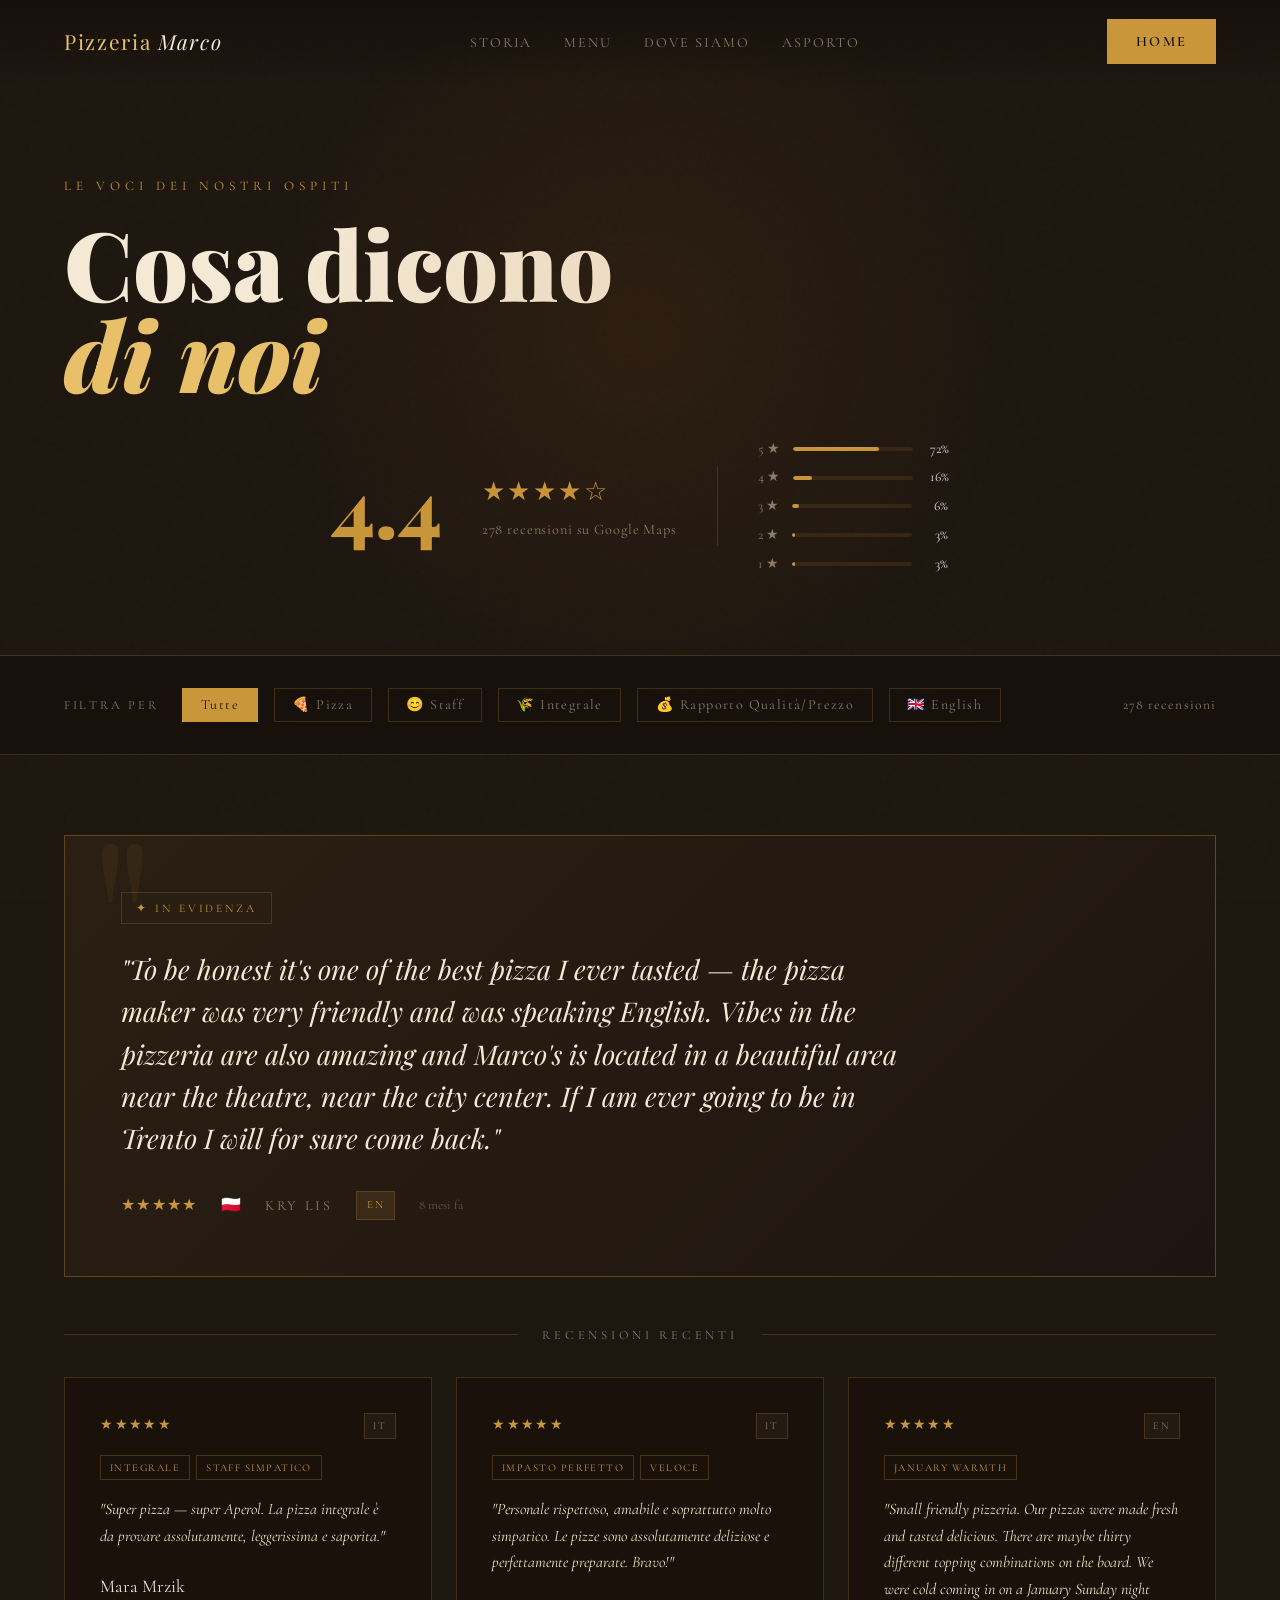
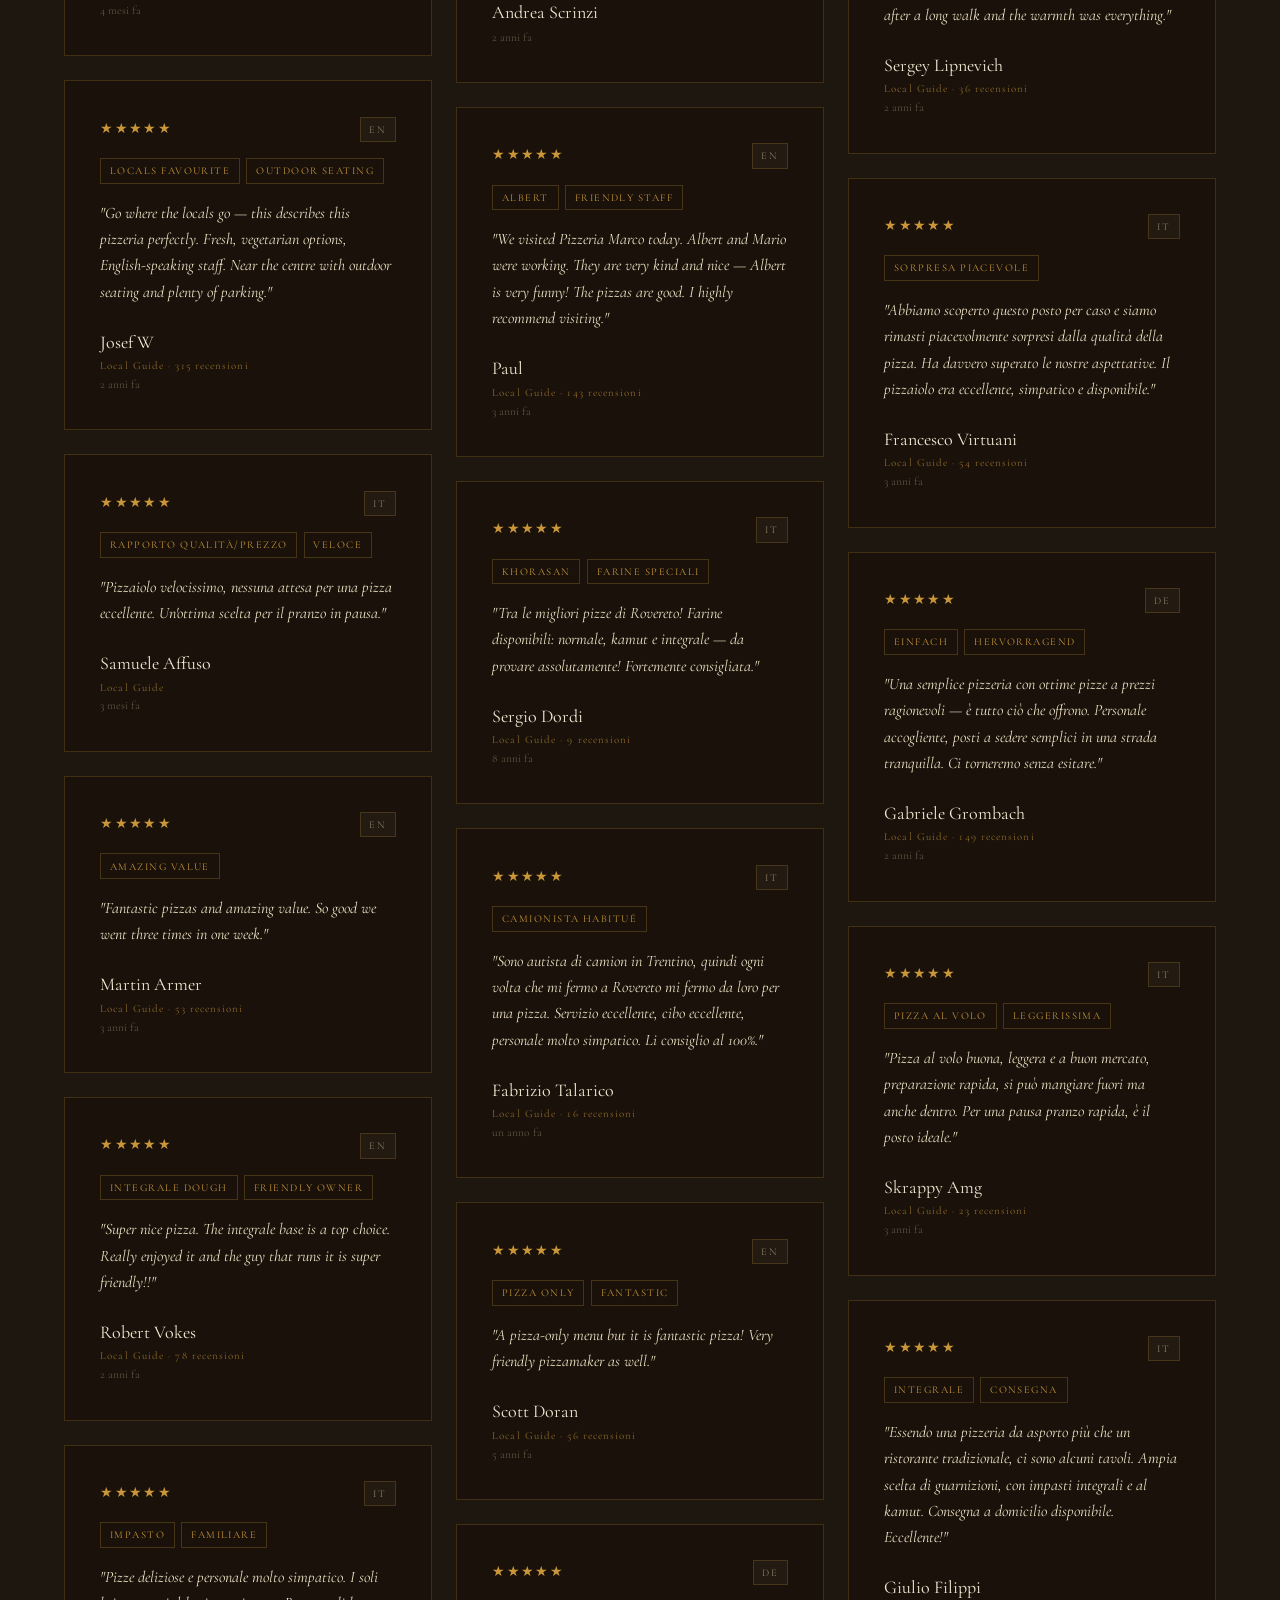
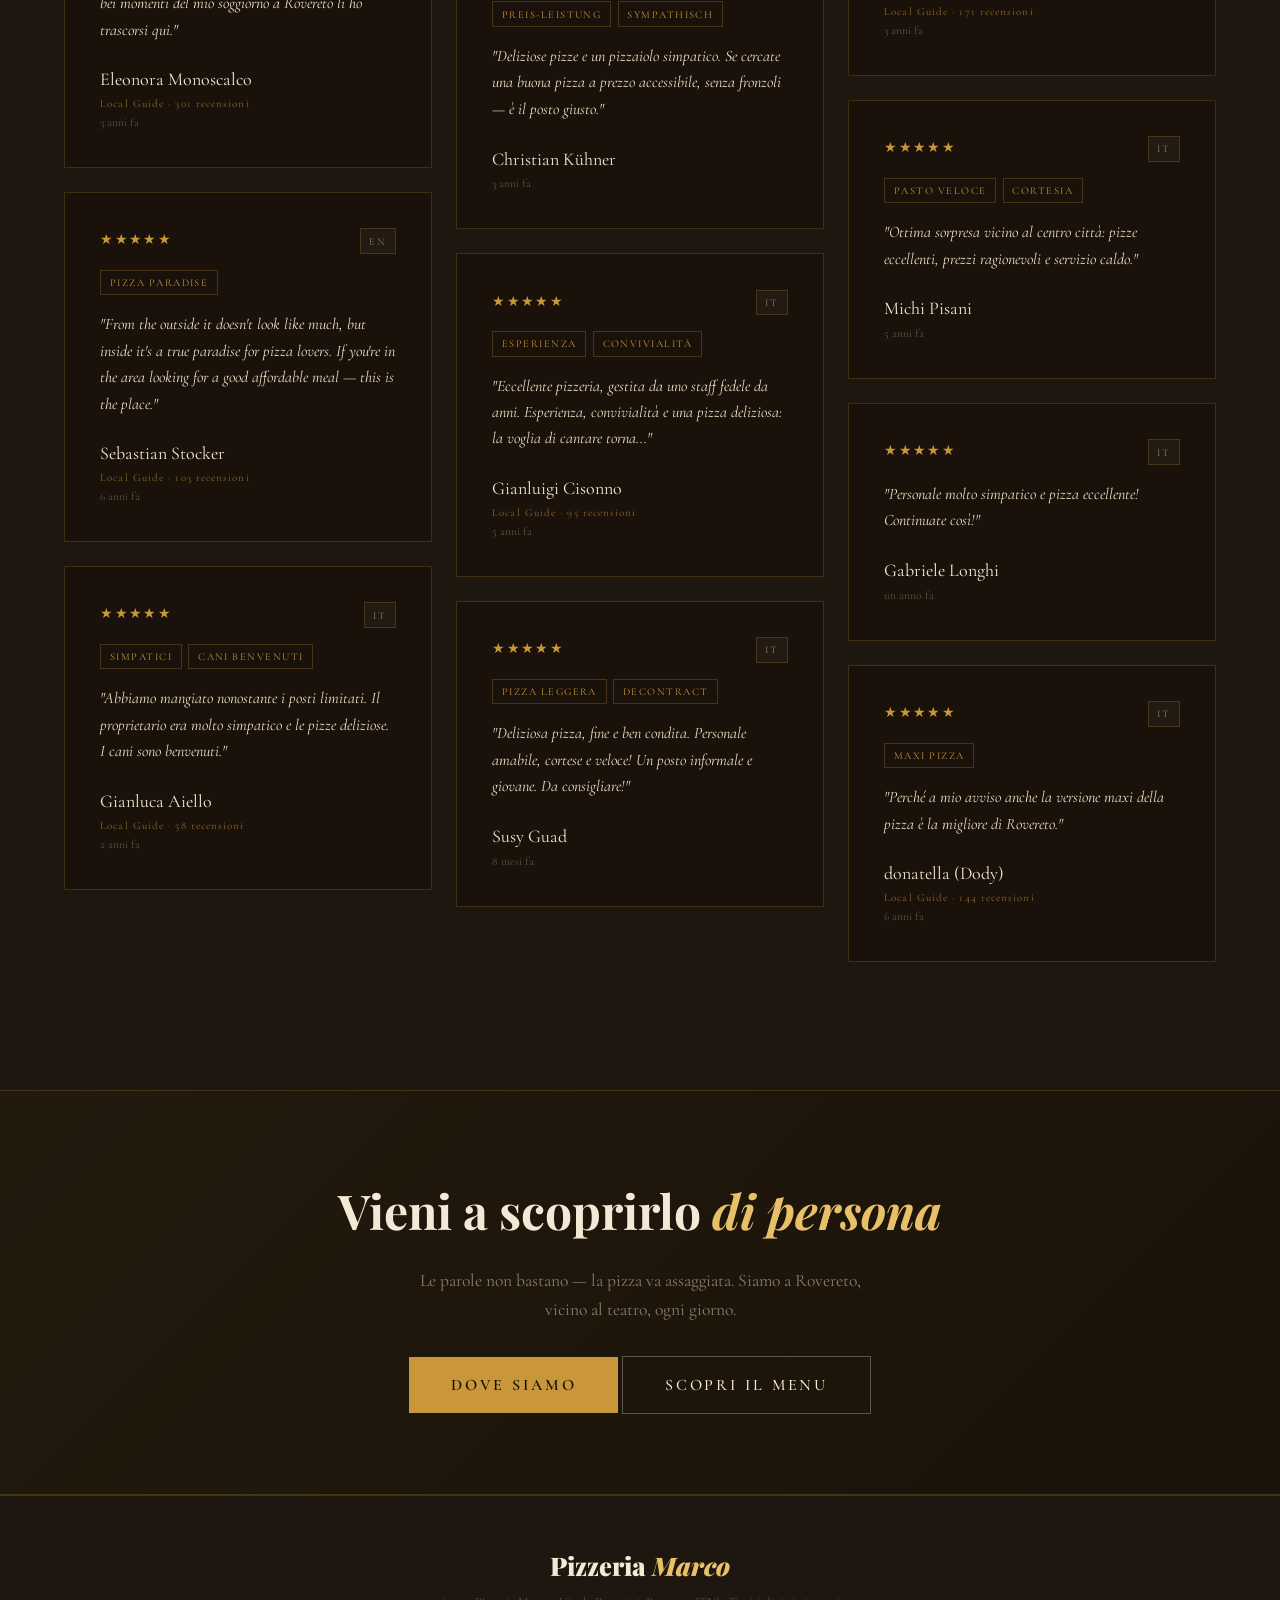
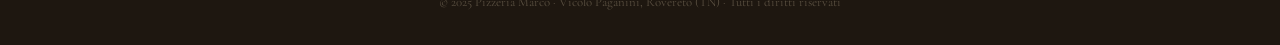
<file: pizzeria-marco-recensioni.html>
<!DOCTYPE html>
<html lang="it">
<head>
<meta charset="UTF-8">
<meta name="viewport" content="width=device-width, initial-scale=1.0">
<meta http-equiv="X-UA-Compatible" content="IE=edge">
<title>Recensioni — Pizzeria Marco Rovereto | 4,4★ su 278 recensioni Google</title>
<meta name="description" content="Cosa dicono i clienti della Pizzeria Marco di Rovereto. 278 recensioni Google con media 4,4 stelle. Pizza eccellente, cucina trentina, personale cordiale.">
<meta name="robots" content="index,follow">
<link rel="canonical" href="https://www.pizzeriamarco.it/pizzeria-marco-recensioni.html">
<meta property="og:type"        content="restaurant">
<meta property="og:site_name"   content="Pizzeria Marco — Rovereto">
<meta property="og:title"       content="Recensioni Pizzeria Marco — 4,4★ · 278 recensioni Google">
<meta property="og:description" content=""La pizza è davvero buona" — scopri le recensioni dei clienti della Pizzeria Marco, Rovereto.">
<meta property="og:url"         content="https://www.pizzeriamarco.it/pizzeria-marco-recensioni.html">
<meta property="og:image"       content="https://www.pizzeriamarco.it/images/og-cover.jpg">
<meta property="og:locale"      content="it_IT">
<meta name="twitter:card"        content="summary_large_image">
<meta name="twitter:title"       content="Recensioni Pizzeria Marco — 4,4★ · 278 recensioni Google">
<meta name="twitter:description" content=""La pizza è davvero buona" — scopri le recensioni dei clienti della Pizzeria Marco, Rovereto.">
<meta name="twitter:image"       content="https://www.pizzeriamarco.it/images/og-cover.jpg">
<meta name="geo.region"    content="IT-TN">
<meta name="geo.placename" content="Rovereto">
<meta name="geo.position"  content="45.8910;11.0375">
<meta name="ICBM"          content="45.8910, 11.0375">
<link rel="preconnect" href="https://fonts.googleapis.com">
<link rel="dns-prefetch" href="https://fonts.googleapis.com">
<link href="https://fonts.googleapis.com/css2?family=Playfair+Display:ital,wght@0,400;0,500;0,700;0,900;1,400;1,700&family=Cormorant+Garamond:ital,wght@0,300;0,400;0,500;1,300;1,400&display=swap" rel="stylesheet">
<link rel="stylesheet" href="pizzeria-marco-base.css">
<link rel="stylesheet" href="pizzeria-marco-responsive.css">
<style>
/* NAV */
  
  
  
  
  
  
  
  
  

  /* HERO BANNER */
  
  .page-hero::after {
    content:'';
    position:absolute; width:60vw; height:60vw; border-radius:50%;
    background:radial-gradient(circle, rgba(180,90,30,.1) 0%, transparent 70%);
    top:50%; left:50%; transform:translate(-50%,-50%);
    pointer-events:none;
  }
  .page-hero-eyebrow {
    font-size:.82rem; letter-spacing:.38em; text-transform:uppercase;
    color:var(--gold); margin-bottom:1.2rem; display:block;
    opacity:0; animation:fadeUp .7s .1s forwards;
  }
  .page-hero-title {
    font-family:'Playfair Display',serif;
    font-size:clamp(3rem,8vw,6rem);
    font-weight:900; line-height:.95; color:var(--cream);
    opacity:0; animation:fadeUp .8s .25s forwards;
  }
  .page-hero-title em { display:block; font-style:italic; color:var(--gold-lt); }
  .hero-score {
    margin-top:2.4rem; display:flex; align-items:center; justify-content:center;
    gap:2.5rem; flex-wrap:wrap;
    opacity:0; animation:fadeUp .8s .5s forwards;
  }
  .score-big {
    font-family:'Playfair Display',serif;
    font-size:5rem; font-weight:900; color:var(--gold); line-height:1;
  }
  .score-details { text-align:left; }
  .score-stars { color:var(--gold); font-size:1.6rem; letter-spacing:.1em; }
  .score-count { font-size:.9rem; color:var(--muted); margin-top:.3rem; letter-spacing:.06em; }
  .score-divider { width:1px; height:80px; background:var(--border); }
  .score-breakdown { display:flex; flex-direction:column; gap:.4rem; }
  .bar-row { display:flex; align-items:center; gap:.8rem; font-size:.85rem; color:var(--muted); }
  .bar-track { width:120px; height:4px; background:rgba(201,151,58,.12); border-radius:2px; overflow:hidden; }
  .bar-fill { height:100%; background:var(--gold); border-radius:2px; }
  .bar-num { min-width:1.5rem; text-align:right; color:var(--cream); }

  /* FILTERS */
  .filters-bar {
    position:relative; z-index:1;
    padding:2rem 4rem;
    display:flex; align-items:center; gap:1rem; flex-wrap:wrap;
    border-bottom:1px solid var(--border);
    background:rgba(16,11,7,.5);
  }
  .filter-label { font-size:.78rem; letter-spacing:.22em; text-transform:uppercase; color:var(--muted); margin-right:.5rem; }
  .filter-pill {
    font-family:'Cormorant Garamond',serif;
    font-size:.88rem; letter-spacing:.1em; text-transform:capitalize;
    background:transparent; color:var(--muted);
    border:1px solid var(--border); padding:.45rem 1.1rem;
    cursor:pointer; transition:all .2s;
  }
  .filter-pill:hover, .filter-pill.active { background:var(--gold); color:var(--ink); border-color:var(--gold); }
  .filter-count {
    margin-left:auto;
    font-size:.85rem; color:var(--muted); letter-spacing:.08em;
  }

  /* MAIN GRID */
  .reviews-main {
    position:relative; z-index:1;
    padding:5rem 4rem 8rem;
    max-width:1400px; margin:0 auto;
  }

  /* FEATURED REVIEW */
  .featured-review {
    grid-column: span 2;
    background: linear-gradient(135deg, #2a1f12, #1e1510);
    border:1px solid rgba(201,151,58,.35);
    padding:3.5rem;
    position:relative; overflow:hidden;
    margin-bottom:3rem;
    opacity:0; animation:fadeUp .8s .3s forwards;
  }
  .featured-review::before {
    content:'"';
    font-family:'Playfair Display',serif;
    font-size:14rem; line-height:.7;
    color:var(--gold); opacity:.07;
    position:absolute; top:0; left:1.5rem;
    pointer-events:none;
  }
  .featured-badge {
    display:inline-flex; align-items:center; gap:.5rem;
    font-size:.72rem; letter-spacing:.25em; text-transform:uppercase;
    color:var(--gold); border:1px solid var(--border); padding:.35rem .9rem;
    margin-bottom:1.5rem;
  }
  .featured-text {
    font-family:'Playfair Display',serif;
    font-size:clamp(1.3rem,2.5vw,1.7rem); font-style:italic;
    color:var(--cream); line-height:1.55; max-width:780px;
    position:relative; z-index:1;
  }
  .featured-meta {
    margin-top:2rem; display:flex; align-items:center; gap:1.5rem;
    flex-wrap:wrap;
  }
  .featured-meta .stars { color:var(--gold); font-size:1rem; letter-spacing:.08em; }
  .featured-meta .author { font-size:.88rem; letter-spacing:.18em; text-transform:uppercase; color:var(--muted); }
  .featured-meta .flag { font-size:1rem; }
  .featured-meta .lang-badge {
    font-size:.7rem; letter-spacing:.16em; text-transform:uppercase;
    background:rgba(201,151,58,.12); color:var(--gold); padding:.25rem .6rem;
    border:1px solid var(--border);
  }

  /* MASONRY GRID */
  .reviews-grid {
    columns: 3;
    column-gap: 1.5rem;
  }
  @media(max-width:1100px){ .reviews-grid { columns:2; } }
  @media(max-width:640px){ .reviews-grid { columns:1; } }

  .review-card {
    break-inside:avoid;
    background:rgba(26,18,10,.85);
    border:1px solid var(--border);
    padding:2.2rem;
    margin-bottom:1.5rem;
    position:relative; overflow:hidden;
    transition:border-color .25s, background .25s, transform .25s;
    opacity:0;
  }
  .review-card.visible { opacity:1; }
  .review-card:hover {
    border-color:rgba(201,151,58,.5);
    background:#221810;
    transform:translateY(-3px);
  }

  /* Accent line on left */
  .review-card::after {
    content:''; position:absolute; left:0; top:15%; bottom:15%;
    width:2px; background:var(--gold); opacity:0;
    transition:opacity .25s;
  }
  .review-card:hover::after { opacity:1; }

  .rc-header { display:flex; justify-content:space-between; align-items:flex-start; margin-bottom:1rem; }
  .rc-stars { color:var(--gold); font-size:.88rem; letter-spacing:.1em; }
  .rc-lang {
    font-size:.65rem; letter-spacing:.18em; text-transform:uppercase;
    color:var(--muted); background:rgba(138,125,104,.08); padding:.2rem .5rem;
    border:1px solid var(--border);
  }
  .rc-text {
    font-size:1rem; font-style:italic;
    color:var(--warm); line-height:1.65;
    margin-bottom:1.4rem;
  }
  .rc-
  .rc-author {
    font-size:.75rem; letter-spacing:.18em; text-transform:uppercase;
    color:var(--muted);
  }
  .rc-guide {
    font-size:.68rem; letter-spacing:.1em; color:var(--gold); opacity:.65;
  }
  .rc-date { font-size:.72rem; color:var(--muted); opacity:.6; }

  /* HIGHLIGHT TAGS */
  .rc-tags { display:flex; flex-wrap:wrap; gap:.4rem; margin-bottom:1rem; }
  .rc-tag {
    font-size:.65rem; letter-spacing:.14em; text-transform:uppercase;
    color:var(--muted); border:1px solid rgba(138,125,104,.2); padding:.2rem .55rem;
  }
  .rc-tag.positive { border-color:rgba(201,151,58,.25); color:var(--gold); }

  /* SECTION DIVIDERS */
  .section-divider {
    display:flex; align-items:center; gap:1.5rem;
    margin:3rem 0 2rem;
    font-size:.78rem; letter-spacing:.3em; text-transform:uppercase;
    color:var(--muted);
  }
  .section-divider::before, .section-divider::after {
    content:''; flex:1; height:1px; background:var(--border);
  }

  /* CTA STRIP */
  .reviews-cta {
    position:relative; z-index:1;
    background:linear-gradient(135deg, #231a0e, #1a1208);
    border-top:1px solid var(--border); border-bottom:1px solid var(--border);
    padding:5rem 4rem;
    text-align:center;
  }
  .reviews-cta h2 {
    font-family:'Playfair Display',serif;
    font-size:clamp(2rem,4vw,3rem); font-weight:700; color:var(--cream);
    margin-bottom:1rem;
  }
  .reviews-cta h2 em { font-style:italic; color:var(--gold-lt); }
  .reviews-cta p { font-size:1.1rem; color:var(--muted); max-width:460px; margin:0 auto 2rem; }
  
  
  
  

  /* FOOTER */
  
  
  
  

  
    to   { opacity:1; transform:translateY(0); }
  }

  @media(max-width:768px){
    
    .filters-bar { padding:1.2rem 1.5rem; }
    .reviews-main { padding:3rem 1.5rem 5rem; }
    .featured-review { padding:2rem; }
    .reviews-cta { padding:3.5rem 1.5rem; }
  }
</style>
</head>
<body>

<!-- NAV -->
<nav id="nav">
  <a href="index.html" class="nav-logo">Pizzeria <span>Marco</span></a>
  <ul class="nav-links">
    <li><a href="index.html#about">Storia</a></li>
    <li><a href="pizzeria-marco-menu.html">Menu</a></li>
    <li><a href="pizzeria-marco-dove-siamo.html">Dove siamo</a></li>
    <li><a href="pizzeria-marco-asporto.html">Asporto</a></li>
    </ul>
  <a href="index.html" class="nav-cta">Home</a>
  <button class="nav-hamburger" id="navHamburger" aria-label="Apri menu" aria-expanded="false">
    <span></span><span></span><span></span>
  </button>
</nav>

<!-- PAGE HERO -->
<section class="page-hero">
  <span class="page-hero-eyebrow">Le voci dei nostri ospiti</span>
  <h1 class="page-hero-title">Cosa dicono<em>di noi</em></h1>
  <div class="hero-score">
    <div class="score-big">4.4</div>
    <div class="score-details">
      <div class="score-stars">★★★★☆</div>
      <div class="score-count">278 recensioni su Google Maps</div>
    </div>
    <div class="score-divider"></div>
    <div class="score-breakdown">
      <div class="bar-row"><span>5 ★</span><div class="bar-track"><div class="bar-fill" style="width:72%"></div></div><span class="bar-num">72%</span></div>
      <div class="bar-row"><span>4 ★</span><div class="bar-track"><div class="bar-fill" style="width:16%"></div></div><span class="bar-num">16%</span></div>
      <div class="bar-row"><span>3 ★</span><div class="bar-track"><div class="bar-fill" style="width:6%"></div></div><span class="bar-num">6%</span></div>
      <div class="bar-row"><span>2 ★</span><div class="bar-track"><div class="bar-fill" style="width:3%"></div></div><span class="bar-num">3%</span></div>
      <div class="bar-row"><span>1 ★</span><div class="bar-track"><div class="bar-fill" style="width:3%"></div></div><span class="bar-num">3%</span></div>
    </div>
  </div>
</section>

<!-- FILTERS -->
<div class="filters-bar">
  <span class="filter-label">Filtra per</span>
  <button class="filter-pill active" onclick="filterReviews('all', this)">Tutte</button>
  <button class="filter-pill" onclick="filterReviews('pizza', this)">🍕 Pizza</button>
  <button class="filter-pill" onclick="filterReviews('staff', this)">😊 Staff</button>
  <button class="filter-pill" onclick="filterReviews('integrale', this)">🌾 Integrale</button>
  <button class="filter-pill" onclick="filterReviews('valore', this)">💰 Rapporto qualità/prezzo</button>
  <button class="filter-pill" onclick="filterReviews('en', this)">🇬🇧 English</button>
  <span class="filter-count" id="filter-count">278 recensioni</span>
</div>

<!-- MAIN REVIEWS AREA -->
<div class="reviews-main">

  <!-- FEATURED -->
  <div class="featured-review" data-tags="pizza staff en">
    <div class="featured-badge">✦ In evidenza</div>
    <p class="featured-text">"To be honest it's one of the best pizza I ever tasted — the pizza maker was very friendly and was speaking English. Vibes in the pizzeria are also amazing and Marco's is located in a beautiful area near the theatre, near the city center. If I am ever going to be in Trento I will for sure come back."</p>
    <div class="featured-meta">
      <span class="stars">★★★★★</span>
      <span class="flag">🇵🇱</span>
      <span class="author">Kry Lis</span>
      <span class="lang-badge">EN</span>
      <span style="font-size:.8rem;color:var(--muted);opacity:.6;">8 mesi fa</span>
    </div>
  </div>

  <div class="section-divider">Recensioni recenti</div>

  <!-- MASONRY GRID -->
  <div class="reviews-grid" id="reviews-grid">

    <div class="review-card" data-tags="pizza staff valore integrale">
      <div class="rc-header"><div class="rc-stars">★★★★★</div><span class="rc-lang">IT</span></div>
      <div class="rc-tags"><span class="rc-tag positive">integrale</span><span class="rc-tag positive">staff simpatico</span></div>
      <p class="rc-text">"Super pizza — super Aperol. La pizza integrale è da provare assolutamente, leggerissima e saporita."</p>
      <div class="rc-footer">
        <div><div class="rc-author">Mara Mrzik</div><div class="rc-date">4 mesi fa</div></div>
      </div>
    </div>

    <div class="review-card" data-tags="pizza staff valore en">
      <div class="rc-header"><div class="rc-stars">★★★★★</div><span class="rc-lang">EN</span></div>
      <div class="rc-tags"><span class="rc-tag positive">locals favourite</span><span class="rc-tag positive">outdoor seating</span></div>
      <p class="rc-text">"Go where the locals go — this describes this pizzeria perfectly. Fresh, vegetarian options, English-speaking staff. Near the centre with outdoor seating and plenty of parking."</p>
      <div class="rc-footer">
        <div><div class="rc-author">Josef W</div><div class="rc-guide">Local Guide · 315 recensioni</div></div>
        <div class="rc-date">2 anni fa</div>
      </div>
    </div>

    <div class="review-card" data-tags="valore pizza">
      <div class="rc-header"><div class="rc-stars">★★★★★</div><span class="rc-lang">IT</span></div>
      <div class="rc-tags"><span class="rc-tag positive">rapporto qualità/prezzo</span><span class="rc-tag positive">veloce</span></div>
      <p class="rc-text">"Pizzaiolo velocissimo, nessuna attesa per una pizza eccellente. Un'ottima scelta per il pranzo in pausa."</p>
      <div class="rc-footer">
        <div><div class="rc-author">Samuele Affuso</div><div class="rc-guide">Local Guide</div></div>
        <div class="rc-date">3 mesi fa</div>
      </div>
    </div>

    <div class="review-card" data-tags="pizza valore en">
      <div class="rc-header"><div class="rc-stars">★★★★★</div><span class="rc-lang">EN</span></div>
      <div class="rc-tags"><span class="rc-tag positive">amazing value</span></div>
      <p class="rc-text">"Fantastic pizzas and amazing value. So good we went three times in one week."</p>
      <div class="rc-footer">
        <div><div class="rc-author">Martin Armer</div><div class="rc-guide">Local Guide · 53 recensioni</div></div>
        <div class="rc-date">3 anni fa</div>
      </div>
    </div>

    <div class="review-card" data-tags="pizza staff integrale en">
      <div class="rc-header"><div class="rc-stars">★★★★★</div><span class="rc-lang">EN</span></div>
      <div class="rc-tags"><span class="rc-tag positive">integrale dough</span><span class="rc-tag positive">friendly owner</span></div>
      <p class="rc-text">"Super nice pizza. The integrale base is a top choice. Really enjoyed it and the guy that runs it is super friendly!!"</p>
      <div class="rc-footer">
        <div><div class="rc-author">Robert Vokes</div><div class="rc-guide">Local Guide · 78 recensioni</div></div>
        <div class="rc-date">2 anni fa</div>
      </div>
    </div>

    <div class="review-card" data-tags="pizza staff">
      <div class="rc-header"><div class="rc-stars">★★★★★</div><span class="rc-lang">IT</span></div>
      <div class="rc-tags"><span class="rc-tag positive">impasto</span><span class="rc-tag positive">familiare</span></div>
      <p class="rc-text">"Pizze deliziose e personale molto simpatico. I soli bei momenti del mio soggiorno a Rovereto li ho trascorsi qui."</p>
      <div class="rc-footer">
        <div><div class="rc-author">Eleonora Monoscalco</div><div class="rc-guide">Local Guide · 301 recensioni</div></div>
        <div class="rc-date">3 anni fa</div>
      </div>
    </div>

    <div class="review-card" data-tags="pizza staff valore en">
      <div class="rc-header"><div class="rc-stars">★★★★★</div><span class="rc-lang">EN</span></div>
      <div class="rc-tags"><span class="rc-tag positive">pizza paradise</span></div>
      <p class="rc-text">"From the outside it doesn't look like much, but inside it's a true paradise for pizza lovers. If you're in the area looking for a good affordable meal — this is the place."</p>
      <div class="rc-footer">
        <div><div class="rc-author">Sebastian Stocker</div><div class="rc-guide">Local Guide · 103 recensioni</div></div>
        <div class="rc-date">6 anni fa</div>
      </div>
    </div>

    <div class="review-card" data-tags="pizza staff valore">
      <div class="rc-header"><div class="rc-stars">★★★★★</div><span class="rc-lang">IT</span></div>
      <div class="rc-tags"><span class="rc-tag positive">simpatici</span><span class="rc-tag positive">cani benvenuti</span></div>
      <p class="rc-text">"Abbiamo mangiato nonostante i posti limitati. Il proprietario era molto simpatico e le pizze deliziose. I cani sono benvenuti."</p>
      <div class="rc-footer">
        <div><div class="rc-author">Gianluca Aiello</div><div class="rc-guide">Local Guide · 58 recensioni</div></div>
        <div class="rc-date">2 anni fa</div>
      </div>
    </div>

    <div class="review-card" data-tags="pizza staff valore">
      <div class="rc-header"><div class="rc-stars">★★★★★</div><span class="rc-lang">IT</span></div>
      <div class="rc-tags"><span class="rc-tag positive">impasto perfetto</span><span class="rc-tag positive">veloce</span></div>
      <p class="rc-text">"Personale rispettoso, amabile e soprattutto molto simpatico. Le pizze sono assolutamente deliziose e perfettamente preparate. Bravo!"</p>
      <div class="rc-footer">
        <div><div class="rc-author">Andrea Scrinzi</div></div>
        <div class="rc-date">2 anni fa</div>
      </div>
    </div>

    <div class="review-card" data-tags="pizza staff valore en">
      <div class="rc-header"><div class="rc-stars">★★★★★</div><span class="rc-lang">EN</span></div>
      <div class="rc-tags"><span class="rc-tag positive">Albert</span><span class="rc-tag positive">friendly staff</span></div>
      <p class="rc-text">"We visited Pizzeria Marco today. Albert and Mario were working. They are very kind and nice — Albert is very funny! The pizzas are good. I highly recommend visiting."</p>
      <div class="rc-footer">
        <div><div class="rc-author">Paul</div><div class="rc-guide">Local Guide · 143 recensioni</div></div>
        <div class="rc-date">3 anni fa</div>
      </div>
    </div>

    <div class="review-card" data-tags="pizza integrale valore">
      <div class="rc-header"><div class="rc-stars">★★★★★</div><span class="rc-lang">IT</span></div>
      <div class="rc-tags"><span class="rc-tag positive">khorasan</span><span class="rc-tag positive">farine speciali</span></div>
      <p class="rc-text">"Tra le migliori pizze di Rovereto! Farine disponibili: normale, kamut e integrale — da provare assolutamente! Fortemente consigliata."</p>
      <div class="rc-footer">
        <div><div class="rc-author">Sergio Dordi</div><div class="rc-guide">Local Guide · 9 recensioni</div></div>
        <div class="rc-date">8 anni fa</div>
      </div>
    </div>

    <div class="review-card" data-tags="staff pizza valore">
      <div class="rc-header"><div class="rc-stars">★★★★★</div><span class="rc-lang">IT</span></div>
      <div class="rc-tags"><span class="rc-tag positive">camionista habitué</span></div>
      <p class="rc-text">"Sono autista di camion in Trentino, quindi ogni volta che mi fermo a Rovereto mi fermo da loro per una pizza. Servizio eccellente, cibo eccellente, personale molto simpatico. Li consiglio al 100%."</p>
      <div class="rc-footer">
        <div><div class="rc-author">Fabrizio Talarico</div><div class="rc-guide">Local Guide · 16 recensioni</div></div>
        <div class="rc-date">un anno fa</div>
      </div>
    </div>

    <div class="review-card" data-tags="pizza valore en">
      <div class="rc-header"><div class="rc-stars">★★★★★</div><span class="rc-lang">EN</span></div>
      <div class="rc-tags"><span class="rc-tag positive">pizza only</span><span class="rc-tag positive">fantastic</span></div>
      <p class="rc-text">"A pizza-only menu but it is fantastic pizza! Very friendly pizzamaker as well."</p>
      <div class="rc-footer">
        <div><div class="rc-author">Scott Doran</div><div class="rc-guide">Local Guide · 56 recensioni</div></div>
        <div class="rc-date">5 anni fa</div>
      </div>
    </div>

    <div class="review-card" data-tags="pizza staff valore">
      <div class="rc-header"><div class="rc-stars">★★★★★</div><span class="rc-lang">DE</span></div>
      <div class="rc-tags"><span class="rc-tag positive">preis-leistung</span><span class="rc-tag positive">sympathisch</span></div>
      <p class="rc-text">"Deliziose pizze e un pizzaiolo simpatico. Se cercate una buona pizza a prezzo accessibile, senza fronzoli — è il posto giusto."</p>
      <div class="rc-footer">
        <div><div class="rc-author">Christian Kühner</div></div>
        <div class="rc-date">3 anni fa</div>
      </div>
    </div>

    <div class="review-card" data-tags="pizza staff">
      <div class="rc-header"><div class="rc-stars">★★★★★</div><span class="rc-lang">IT</span></div>
      <div class="rc-tags"><span class="rc-tag positive">esperienza</span><span class="rc-tag positive">convivialità</span></div>
      <p class="rc-text">"Eccellente pizzeria, gestita da uno staff fedele da anni. Esperienza, convivialità e una pizza deliziosa: la voglia di cantare torna..."</p>
      <div class="rc-footer">
        <div><div class="rc-author">Gianluigi Cisonno</div><div class="rc-guide">Local Guide · 95 recensioni</div></div>
        <div class="rc-date">5 anni fa</div>
      </div>
    </div>

    <div class="review-card" data-tags="pizza valore">
      <div class="rc-header"><div class="rc-stars">★★★★★</div><span class="rc-lang">IT</span></div>
      <div class="rc-tags"><span class="rc-tag positive">pizza leggera</span><span class="rc-tag positive">decontract</span></div>
      <p class="rc-text">"Deliziosa pizza, fine e ben condita. Personale amabile, cortese e veloce! Un posto informale e giovane. Da consigliare!"</p>
      <div class="rc-footer">
        <div><div class="rc-author">Susy Guad</div></div>
        <div class="rc-date">8 mesi fa</div>
      </div>
    </div>

    <div class="review-card" data-tags="pizza staff valore en">
      <div class="rc-header"><div class="rc-stars">★★★★★</div><span class="rc-lang">EN</span></div>
      <div class="rc-tags"><span class="rc-tag positive">January warmth</span></div>
      <p class="rc-text">"Small friendly pizzeria. Our pizzas were made fresh and tasted delicious. There are maybe thirty different topping combinations on the board. We were cold coming in on a January Sunday night after a long walk and the warmth was everything."</p>
      <div class="rc-footer">
        <div><div class="rc-author">Sergey Lipnevich</div><div class="rc-guide">Local Guide · 36 recensioni</div></div>
        <div class="rc-date">2 anni fa</div>
      </div>
    </div>

    <div class="review-card" data-tags="pizza staff">
      <div class="rc-header"><div class="rc-stars">★★★★★</div><span class="rc-lang">IT</span></div>
      <div class="rc-tags"><span class="rc-tag positive">sorpresa piacevole</span></div>
      <p class="rc-text">"Abbiamo scoperto questo posto per caso e siamo rimasti piacevolmente sorpresi dalla qualità della pizza. Ha davvero superato le nostre aspettative. Il pizzaiolo era eccellente, simpatico e disponibile."</p>
      <div class="rc-footer">
        <div><div class="rc-author">Francesco Virtuani</div><div class="rc-guide">Local Guide · 54 recensioni</div></div>
        <div class="rc-date">3 anni fa</div>
      </div>
    </div>

    <div class="review-card" data-tags="pizza valore">
      <div class="rc-header"><div class="rc-stars">★★★★★</div><span class="rc-lang">DE</span></div>
      <div class="rc-tags"><span class="rc-tag positive">einfach</span><span class="rc-tag positive">hervorragend</span></div>
      <p class="rc-text">"Una semplice pizzeria con ottime pizze a prezzi ragionevoli — è tutto ciò che offrono. Personale accogliente, posti a sedere semplici in una strada tranquilla. Ci torneremo senza esitare."</p>
      <div class="rc-footer">
        <div><div class="rc-author">Gabriele Grombach</div><div class="rc-guide">Local Guide · 149 recensioni</div></div>
        <div class="rc-date">2 anni fa</div>
      </div>
    </div>

    <div class="review-card" data-tags="pizza valore">
      <div class="rc-header"><div class="rc-stars">★★★★★</div><span class="rc-lang">IT</span></div>
      <div class="rc-tags"><span class="rc-tag positive">pizza al volo</span><span class="rc-tag positive">leggerissima</span></div>
      <p class="rc-text">"Pizza al volo buona, leggera e a buon mercato, preparazione rapida, si può mangiare fuori ma anche dentro. Per una pausa pranzo rapida, è il posto ideale."</p>
      <div class="rc-footer">
        <div><div class="rc-author">Skrappy Amg</div><div class="rc-guide">Local Guide · 23 recensioni</div></div>
        <div class="rc-date">3 anni fa</div>
      </div>
    </div>

    <div class="review-card" data-tags="pizza integrale valore">
      <div class="rc-header"><div class="rc-stars">★★★★★</div><span class="rc-lang">IT</span></div>
      <div class="rc-tags"><span class="rc-tag positive">integrale</span><span class="rc-tag positive">consegna</span></div>
      <p class="rc-text">"Essendo una pizzeria da asporto più che un ristorante tradizionale, ci sono alcuni tavoli. Ampia scelta di guarnizioni, con impasti integrali e al kamut. Consegna a domicilio disponibile. Eccellente!"</p>
      <div class="rc-footer">
        <div><div class="rc-author">Giulio Filippi</div><div class="rc-guide">Local Guide · 171 recensioni</div></div>
        <div class="rc-date">3 anni fa</div>
      </div>
    </div>

    <div class="review-card" data-tags="pizza staff valore">
      <div class="rc-header"><div class="rc-stars">★★★★★</div><span class="rc-lang">IT</span></div>
      <div class="rc-tags"><span class="rc-tag positive">pasto veloce</span><span class="rc-tag positive">cortesia</span></div>
      <p class="rc-text">"Ottima sorpresa vicino al centro città: pizze eccellenti, prezzi ragionevoli e servizio caldo."</p>
      <div class="rc-footer">
        <div><div class="rc-author">Michi Pisani</div></div>
        <div class="rc-date">5 anni fa</div>
      </div>
    </div>

    <div class="review-card" data-tags="pizza staff">
      <div class="rc-header"><div class="rc-stars">★★★★★</div><span class="rc-lang">IT</span></div>
      <p class="rc-text">"Personale molto simpatico e pizza eccellente! Continuate così!"</p>
      <div class="rc-footer">
        <div><div class="rc-author">Gabriele Longhi</div></div>
        <div class="rc-date">un anno fa</div>
      </div>
    </div>

    <div class="review-card" data-tags="pizza valore">
      <div class="rc-header"><div class="rc-stars">★★★★★</div><span class="rc-lang">IT</span></div>
      <div class="rc-tags"><span class="rc-tag positive">maxi pizza</span></div>
      <p class="rc-text">"Perché a mio avviso anche la versione maxi della pizza è la migliore di Rovereto."</p>
      <div class="rc-footer">
        <div><div class="rc-author">donatella (Dody)</div><div class="rc-guide">Local Guide · 144 recensioni</div></div>
        <div class="rc-date">6 anni fa</div>
      </div>
    </div>

  </div><!-- end grid -->
</div>

<!-- CTA STRIP -->
<div class="reviews-cta">
  <h2>Vieni a scoprirlo <em>di persona</em></h2>
  <p>Le parole non bastano — la pizza va assaggiata. Siamo a Rovereto, vicino al teatro, ogni giorno.</p>
  <a href="pizzeria-marco-dove-siamo.html" class="btn-primary">Dove siamo</a>
  <a href="pizzeria-marco-menu.html" class="btn-outline">Scopri il menu</a>
</div>

<!-- FOOTER -->
<footer>
  <div class="footer-logo">Pizzeria <em>Marco</em></div>
  <div class="footer-copy">© 2025 Pizzeria Marco · Vicolo Paganini, Rovereto (TN) · Tutti i diritti riservati</div>
</footer>

<script>
  // Staggered card reveal
  const cards = document.querySelectorAll('.review-card');
  const obs = new IntersectionObserver((entries) => {
    entries.forEach((e, i) => {
      if(e.isIntersecting){
        setTimeout(() => {
          e.target.style.transition = 'opacity .55s ease, transform .55s ease, border-color .25s, background .25s';
          e.target.style.transform = 'translateY(0)';
          e.target.style.opacity = '1';
          e.target.classList.add('visible');
        }, (Array.from(cards).indexOf(e.target) % 3) * 80);
        obs.unobserve(e.target);
      }
    });
  }, { threshold: 0.08 });
  cards.forEach(c => {
    c.style.transform = 'translateY(18px)';
    obs.observe(c);
  });

  // Filter logic
  function filterReviews(tag, btn) {
    document.querySelectorAll('.filter-pill').forEach(p => p.classList.remove('active'));
    btn.classList.add('active');
    const grid = document.getElementById('reviews-grid');
    const allCards = grid.querySelectorAll('.review-card');
    let visible = 0;
    allCards.forEach(card => {
      const tags = card.dataset.tags || '';
      if(tag === 'all' || tags.includes(tag)){
        card.style.display = '';
        visible++;
      } else {
        card.style.display = 'none';
      }
    });
    document.getElementById('filter-count').textContent = visible + ' recensioni';
  }
  // Sticky nav + hamburger
  const navEl = document.getElementById('nav');
  window.addEventListener('scroll', () => {
    navEl.classList.toggle('scrolled', window.scrollY > 60);
  });
  document.getElementById('navHamburger').addEventListener('click', function() {
    const open = navEl.classList.toggle('nav-open');
    this.setAttribute('aria-expanded', open);
  });
  document.addEventListener('click', e => {
    if (!navEl.contains(e.target)) navEl.classList.remove('nav-open');
  });
</script>
</body>
</html>
</file>
<file: pizzeria-marco-base.css>
/*
 * pizzeria-marco-base.css
 * Shared styles for all public pages of Pizzeria Marco.
 * Load this BEFORE page-specific inline styles and
 * BEFORE pizzeria-marco-responsive.css.
 * ─────────────────────────────────────────────────────────────
 */

/* ─── VARIABLES (superset of all pages) ─── */
:root {
  --ink:       #16100a;
  --charcoal:  #1e1710;
  --deep:      #130e08;
  --panel:     #1a1209;
  --cream:     #f4e9d4;
  --warm:      #ede0c4;
  --gold:      #c9973a;
  --gold-lt:   #e8c06a;
  --gold-dim:  rgba(201,151,58,.18);
  --terra:     #b85c2c;
  --green:     #4a7c5a;
  --muted:     #8a7d68;
  --border:    rgba(201,151,58,.22);
  --border-s:  rgba(201,151,58,.1);
}

/* ─── RESET & BASE ─── */
*, *::before, *::after { margin:0; padding:0; box-sizing:border-box; }
html { scroll-behavior:smooth; }

body {
  background: var(--charcoal);
  color: var(--cream);
  font-family: 'Cormorant Garamond', serif;
  font-size: 18px;
  line-height: 1.65;
  overflow-x: hidden;
}

/* Noise overlay */
body::before {
  content:''; position:fixed; inset:0; z-index:0; pointer-events:none;
  background-image: url("data:image/svg+xml,%3Csvg viewBox='0 0 200 200' xmlns='http://www.w3.org/2000/svg'%3E%3Cfilter id='n'%3E%3CfeTurbulence type='fractalNoise' baseFrequency='.85' numOctaves='4' stitchTiles='stitch'/%3E%3C/filter%3E%3Crect width='100%25' height='100%25' filter='url(%23n)' opacity='.04'/%3E%3C/svg%3E");
  opacity:.4;
}

section { position:relative; z-index:1; }

.container { max-width:1160px; margin:0 auto; padding:0 2rem; }

/* ─── NAV ─── */
nav {
  position:fixed; top:0; left:0; right:0; z-index:100;
  display:flex; align-items:center; justify-content:space-between;
  padding:1.2rem 4rem;
  background: linear-gradient(to bottom, rgba(22,16,10,.97) 0%, rgba(22,16,10,0) 100%);
  transition: background .4s;
}
nav.scrolled {
  background: rgba(16,11,7,.97);
  backdrop-filter: blur(12px);
  border-bottom: 1px solid var(--border);
}
.nav-logo {
  font-family: 'Playfair Display', serif;
  font-size: 1.3rem;
  letter-spacing: .08em;
  color: var(--gold-lt);
  text-decoration: none;
}
.nav-logo span { font-style:italic; color:var(--cream); }
.nav-links { display:flex; gap:2rem; list-style:none; }
.nav-links a {
  font-size:.88rem; letter-spacing:.14em; text-transform:uppercase;
  color:var(--muted); text-decoration:none; transition:color .2s;
}
.nav-links a:hover, .nav-links a.active { color:var(--gold-lt); }
.nav-cta {
  font-family:'Cormorant Garamond',serif;
  font-size:.9rem; letter-spacing:.16em; text-transform:uppercase;
  background:var(--gold); color:var(--ink);
  border:none; padding:.65rem 1.8rem; cursor:pointer;
  font-weight:600; text-decoration:none; display:inline-block;
  transition:background .2s;
}
.nav-cta:hover { background:var(--gold-lt); }
.nav-back {
  font-family:'Cormorant Garamond',serif;
  font-size:.9rem; letter-spacing:.14em; text-transform:uppercase;
  color:var(--muted); text-decoration:none;
  transition:color .2s;
}
.nav-back:hover { color:var(--gold); }

/* ─── BUTTONS ─── */
.btn-primary {
  font-family:'Cormorant Garamond', serif;
  font-size:1rem; letter-spacing:.18em; text-transform:uppercase; font-weight:600;
  background:var(--gold); color:var(--ink);
  border:none; padding:.9rem 2.6rem; cursor:pointer;
  transition: background .2s, transform .15s, box-shadow .2s;
  text-decoration:none; display:inline-block;
}
.btn-primary:hover { background:var(--gold-lt); transform:translateY(-2px); box-shadow:0 8px 32px rgba(201,151,58,.3); }

.btn-outline {
  font-family:'Cormorant Garamond', serif;
  font-size:1rem; letter-spacing:.18em; text-transform:uppercase; font-weight:500;
  background:transparent; color:var(--cream);
  border:1px solid rgba(244,233,212,.3);
  padding:.9rem 2.6rem; cursor:pointer;
  transition: border-color .2s, color .2s, transform .15s;
  text-decoration:none; display:inline-block;
}
.btn-outline:hover { border-color:var(--gold); color:var(--gold); transform:translateY(-2px); }

/* ─── ANIMATIONS ─── */
@keyframes fadeUp {
  from { opacity:0; transform:translateY(24px); }
  to   { opacity:1; transform:translateY(0); }
}

.reveal {
  opacity:0; transform:translateY(28px);
  transition:opacity .7s ease, transform .7s ease;
}
.reveal.visible { opacity:1; transform:translateY(0); }

/* ─── SECTION COMMONS (index + menu) ─── */
.section-eyebrow {
  font-family:'Cormorant Garamond', serif;
  font-size:.82rem; letter-spacing:.38em; text-transform:uppercase;
  color:var(--gold); margin-bottom:1.2rem; display:block;
}
.section-title {
  font-family:'Playfair Display', serif;
  font-size:clamp(2.4rem,5vw,3.6rem);
  line-height:1.08; font-weight:700; color:var(--cream);
  margin-bottom:1.4rem;
}
.section-title em { font-style:italic; color:var(--gold-lt); }
.section-body { font-size:1.1rem; color:var(--muted); line-height:1.75; max-width:540px; }

/* ─── DOUGHS (index + menu) ─── */
.doughs { padding:7rem 0; border-top:1px solid var(--border); }
.doughs-inner {
  display:grid; grid-template-columns:1fr 2fr; gap:5rem; align-items:start;
}
.doughs-cards {
  display:grid; grid-template-columns:1fr 1fr 1fr;
  gap:1px; background:var(--border); border:1px solid var(--border);
}
.dough-card {
  background:var(--charcoal); padding:2.4rem 2rem;
  text-align:center; transition:background .25s;
}
.dough-card:hover { background:#221a10; }
.dough-icon { font-size:2.5rem; margin-bottom:1rem; display:block; }
.dough-name {
  font-family:'Playfair Display', serif;
  font-size:1.2rem; font-weight:700; color:var(--cream); margin-bottom:.6rem;
}
.dough-desc { font-size:.9rem; color:var(--muted); line-height:1.5; }

/* ─── PAGE HERO BASE (inner pages: menu, recensioni, dove) ─── */
.page-hero {
  position:relative; z-index:1;
  padding:11rem 4rem 5rem;
  border-bottom:1px solid var(--border);
  overflow:hidden;
}
.eyebrow {
  font-size:.82rem; letter-spacing:.38em; text-transform:uppercase;
  color:var(--gold); margin-bottom:1.2rem; display:block;
  opacity:0; animation:fadeUp .7s .1s forwards;
}
.page-title {
  font-family:'Playfair Display',serif;
  font-size:clamp(3rem,7vw,5.5rem);
  font-weight:900; line-height:.95; color:var(--cream);
  opacity:0; animation:fadeUp .8s .25s forwards;
}
.page-title em { display:block; font-style:italic; color:var(--gold-lt); }
.page-sub {
  margin-top:1.6rem; font-size:1.05rem; color:var(--muted); max-width:420px;
  opacity:0; animation:fadeUp .8s .4s forwards;
}

/* ─── FOOTER ─── */
footer {
  position:relative; z-index:1;
  border-top:1px solid var(--border);
  padding:3rem 0 2rem; text-align:center;
}
.footer-logo {
  font-family:'Playfair Display', serif;
  font-size:1.6rem; font-weight:900;
  color:var(--cream); margin-bottom:.4rem;
}
.footer-logo em { font-style:italic; color:var(--gold-lt); }
.footer-tagline {
  font-size:.9rem; color:var(--muted); font-style:italic; margin-bottom:2rem;
}
.footer-links {
  display:flex; gap:2rem; justify-content:center; flex-wrap:wrap;
  list-style:none; margin:.7rem 0;
}
.footer-links a {
  font-size:.8rem; letter-spacing:.18em; text-transform:uppercase;
  color:var(--muted); text-decoration:none; transition:color .2s;
}
.footer-links a:hover { color:var(--gold); }
.footer-copy { font-size:.8rem; color:var(--muted); opacity:.55; margin-top:.3rem; }
</file>
<file: pizzeria-marco-responsive.css>
/*
 * pizzeria-marco-responsive.css
 * Mobile/tablet — desktop layout NEVER touched.
 * 900px tablet | 600px mobile | 400px small phone
 */

/* Scroll offset per nav fisso */
html { scroll-padding-top: 72px; }

/* ══════════════════════════════════════
   HAMBURGER (nascosto su desktop)
══════════════════════════════════════ */
.nav-hamburger {
  display:none; flex-direction:column; justify-content:space-between;
  width:28px; height:20px; background:none; border:none;
  cursor:pointer; padding:0; z-index:200; flex-shrink:0;
}
.nav-hamburger span {
  display:block; width:100%; height:2px;
  background:var(--gold-lt,#e8c06a); border-radius:2px;
  transition:transform .3s ease, opacity .3s ease; transform-origin:center;
}
nav.nav-open .nav-hamburger span:nth-child(1) { transform:translateY(9px) rotate(45deg); }
nav.nav-open .nav-hamburger span:nth-child(2) { opacity:0; }
nav.nav-open .nav-hamburger span:nth-child(3) { transform:translateY(-9px) rotate(-45deg); }


/* ══════════════════════════════════════
   TABLET ≤ 900px
══════════════════════════════════════ */
@media (max-width: 900px) {

  /* ── Nav → hamburger ── */
  .nav-hamburger { display:flex; }
  .nav-back { display:none; }
  .container { padding:0 1.5rem; }

  .nav-links {
    display:flex !important; flex-direction:column !important; gap:0 !important;
    position:absolute; top:100%; left:0; right:0;
    background:rgba(14,10,6,.98); backdrop-filter:blur(16px);
    border-bottom:1px solid rgba(201,151,58,.22);
    padding:0; max-height:0; overflow:hidden;
    transition:max-height .35s ease, padding .35s ease;
  }
  nav.nav-open .nav-links { max-height:400px; padding:.5rem 0 1rem; }
  .nav-links li { width:100%; }
  .nav-links a, .nav-links a.active {
    display:block; padding:.85rem 1.8rem; font-size:1rem !important;
    border-bottom:1px solid rgba(201,151,58,.08);
    opacity:1 !important; color:var(--muted) !important;
  }
  .nav-links a:hover, .nav-links a.active {
    color:var(--gold-lt) !important; background:rgba(201,151,58,.05);
  }

  /* ── Page hero ── */
  .page-hero { padding:9rem 1.5rem 3rem !important; }

  /* ── Homepage hero ── */
  .hero { padding:6rem 1.5rem 4rem; }
  .hero-title { font-size:clamp(3.2rem,11vw,5.5rem); }
  .hero-actions { flex-direction:column; align-items:flex-start; gap:.8rem; }

  /* ── About ── */
  .about { padding:6rem 0; }
  .about-grid { grid-template-columns:1fr !important; gap:2.5rem !important; }
  .about-content { padding-right:0; }
  .about-badge-float { width:80px !important; height:80px !important; right:-.8rem; bottom:-.8rem; }
  .about-badge-float .big-num { font-size:1.4rem !important; }
  .about-features { grid-template-columns:1fr 1fr !important; }

  /* ── Doughs ── */
  .doughs { padding:5rem 0; }
  .doughs-inner { grid-template-columns:1fr !important; gap:3rem !important; }
  .doughs-cards { grid-template-columns:1fr 1fr 1fr !important; }

  /* ── Menu preview (homepage) ── */
  .menu-section { padding:6rem 0; }
  .menu-tabs { flex-wrap:wrap; overflow-x:auto; -webkit-overflow-scrolling:touch; }
  .menu-grid { grid-template-columns:1fr 1fr !important; }

  /* ── WhyUs ── */
  .whyus { padding:6rem 0; }
  .whyus-grid { grid-template-columns:1fr 1fr !important; }

  /* ── Reviews ── */
  .reviews-section { padding:6rem 0; }
  .review-card { width:290px; }

  /* ── Location ── */
  .location-section { padding:6rem 0; }
  .location-grid { grid-template-columns:1fr !important; gap:3rem !important; }
  .location-map { aspect-ratio:4/3; }

  /* ── Menu page ── */
  .page-hero.menu-hero, section.page-hero {
    grid-template-columns:1fr !important; gap:2.5rem !important;
  }
  .hero-dough-callout { align-items:flex-start !important; }
  .hero-note { text-align:left !important; max-width:100% !important; }
  .dough-pills { flex-wrap:wrap; }
  .hero-stats { grid-column:1/-1; flex-wrap:wrap !important; }
  .stat-item { flex:1 1 45% !important; border-right:none !important; border-bottom:1px solid rgba(201,151,58,.22); }
  .controls-bar { padding:0 1.2rem !important; flex-wrap:wrap; gap:0; }
  .cat-tabs { border-right:none !important; border-bottom:1px solid rgba(201,151,58,.22); width:100%; overflow-x:auto; -webkit-overflow-scrolling:touch; }
  .sort-controls { width:100%; flex-wrap:wrap; }
  .results-count { margin-left:auto; }
  .search-wrap { padding:1.4rem 1.2rem 0 !important; max-width:100% !important; }
  .menu-area { padding:2.5rem 0 5rem !important; }
  .menu-grid#menuGrid { grid-template-columns:1fr 1fr !important; }
  .dough-legend { padding:2.5rem 1.5rem !important; grid-template-columns:1fr !important; gap:1.5rem !important; }

  /* ── Recensioni ── */
  .filters-bar { padding:1.2rem !important; }
  .filter-count { display:none; }
  .reviews-main { padding:3rem 1.2rem 6rem !important; }
  .featured-review { padding:2rem 1.5rem !important; }
  .featured-text { font-size:1.15rem !important; }
  .score-divider, .score-breakdown { display:none; }
  .reviews-grid { columns:2 !important; }
  .reviews-cta { padding:4rem 1.5rem !important; }

  /* ── Dove siamo ── */
  .main-wrap { grid-template-columns:1fr !important; }
  .map-panel { border-right:none !important; border-bottom:1px solid rgba(201,151,58,.22); min-height:380px; }
  .map-panel iframe { min-height:340px; }
  .info-panel { padding:3rem 1.5rem !important; }
  .services-grid { grid-template-columns:1fr 1fr !important; }
  .neighbourhood { padding:4rem 1.5rem !important; }
  .poi-grid { grid-template-columns:1fr 1fr !important; }
  .hero-compass { width:160px; height:160px; right:1.5rem; }

  /* ── Asporto ── */
  .asporto-main { grid-template-columns:1fr !important; }
  .form-panel { padding:2.5rem 1.5rem !important; border-right:none !important; border-bottom:1px solid rgba(201,151,58,.22); }
  .info-panel-aside { padding:2.5rem 1.5rem !important; }
  .form-row { grid-template-columns:1fr 1fr !important; }

  /* ── Footer ── */
  .footer-links { gap:1.2rem; flex-wrap:wrap; justify-content:center; }
}


/* ══════════════════════════════════════
   MOBILE ≤ 600px
══════════════════════════════════════ */
@media (max-width: 600px) {

  body { font-size:16px; }
  .container { padding:0 1.1rem; }

  /* ── Nav ── */
  nav { padding:.85rem 1.1rem !important; }
  .nav-logo { font-size:1.1rem !important; }
  .nav-cta { display:none !important; }

  /* ── Sezioni generali ── */
  .about, .doughs, .menu-section, .whyus,
  .location-section, .reviews-section { padding:4rem 0; }

  /* ── Homepage hero ── */
  .hero { padding:7rem 1.1rem 3.5rem; }
  .hero-title { font-size:clamp(2.6rem,13vw,4rem) !important; }
  .hero-sub { font-size:.95rem; }
  .hero-actions { flex-direction:column; gap:.7rem; align-items:stretch; }
  .hero-actions .btn-primary,
  .hero-actions .btn-outline { text-align:center; }
  /* Nascondi hero-badge — già visibile su Google */
  .hero-badge { display:none !important; }

  /* ── Titoli ── */
  .section-title { font-size:clamp(1.8rem,7vw,2.6rem); letter-spacing:0; }
  .section-body { font-size:.96rem; }
  .page-title { font-size:clamp(2.2rem,10vw,3.2rem) !important; }
  .page-sub { font-size:.92rem !important; }
  .page-hero { padding:8rem 1.1rem 2.5rem !important; display:block !important; }

  /* ── About ── */
  /* Nascondi cornice visuale — rimane solo il testo */
  .about-frame { display:none !important; }
  .about-features { grid-template-columns:1fr 1fr !important; gap:.6rem; }

  /* ── Doughs ── */
  .doughs-cards { grid-template-columns:1fr !important; gap:1px; }

  /* ── Menu preview homepage ── */
  .menu-tabs { flex-wrap:nowrap; overflow-x:auto; -webkit-overflow-scrolling:touch; }
  .tab-btn { font-size:.76rem; padding:.7rem .9rem; white-space:nowrap; }
  .menu-grid { grid-template-columns:1fr 1fr !important; max-width:100%; overflow-x:hidden; }
  /* Nascondi 5ª e 6ª card (troppo scroll) */
  .menu-grid .menu-card:nth-child(n+5) { display:none !important; }

  /* ── WhyUs ── */
  .whyus-grid { grid-template-columns:1fr 1fr !important; }
  .whyus-num { font-size:2.4rem; }
  /* Nascondi 3ª e 4ª stat — mostra solo le 2 più importanti */
  .whyus-grid .whyus-item:nth-child(n+3) { display:none !important; }

  /* ── Reviews carousel ── */
  .review-card { width:83vw; max-width:290px; }

  /* ── Location homepage ── */
  .hours-row { font-size:.86rem; flex-wrap:wrap; gap:.3rem; }
  .info-value { font-size:1.05rem; }

  /* ── Footer ── */
  .footer-logo { font-size:1.4rem; }
  .footer-tagline { margin-bottom:1rem; }
  .footer-links { gap:.8rem; flex-wrap:wrap; justify-content:center; }
  .footer-copy { font-size:.76rem; }

  /* ── Bottoni ── */
  .btn-primary, .btn-outline { padding:.8rem 1.8rem; font-size:.88rem; }

  /* ── Page hero (pagine interne) ── */
  .hero-compass { display:none !important; }
  .page-hero .page-hero-inner { margin-bottom:2rem; }

  /* ══ MENU PAGE — layout McDonald's ════════════════════ */

  /* Grid → lista verticale */
  .menu-area { padding:1rem 0 5rem !important; }
  .menu-grid#menuGrid {
    display:flex !important; flex-direction:column !important;
    gap:0 !important; background:transparent !important;
    border:none !important; border-top:1px solid rgba(201,151,58,.18);
    max-width:100%;
  }
  /* Ogni card = riga orizzontale */
  .pizza-card {
    display:flex !important; flex-direction:row !important;
    align-items:center !important; padding:0 !important;
    border-bottom:1px solid rgba(201,151,58,.1) !important;
    border-left:none !important; border-top:none !important; border-right:none !important;
    min-height:60px !important; background:var(--charcoal) !important;
  }
  .pizza-card:hover { background:var(--panel) !important; }
  /* Lato sinistro */
  .card-inner {
    flex:1 !important; min-width:0 !important;
    padding:.65rem .8rem .65rem .9rem !important;
    display:flex !important; flex-direction:column !important;
    justify-content:center !important; gap:.12rem !important;
  }
  .card-top { margin-bottom:.04rem !important; }
  .card-badge { font-size:.52rem !important; padding:.1rem .38rem !important; }
  .card-name {
    font-size:.94rem !important; font-weight:700 !important;
    white-space:nowrap !important; overflow:hidden !important;
    text-overflow:ellipsis !important; margin-bottom:0 !important;
  }
  .card-desc {
    display:block !important; font-size:.74rem !important;
    color:var(--muted) !important; font-style:italic !important;
    white-space:nowrap !important; overflow:hidden !important;
    text-overflow:ellipsis !important;
  }
  .card-doughs { display:none !important; }
  /* Lato destro: solo prezzo Normale */
  .card-footer {
    flex-shrink:0 !important; display:flex !important;
    flex-direction:column !important; align-items:flex-end !important;
    justify-content:center !important;
    padding:.65rem .9rem .65rem .3rem !important;
    background:transparent !important; border-top:none !important;
  }
  .size-col:nth-child(1) { display:none !important; }
  .size-col:nth-child(3) { display:none !important; }
  .size-col:nth-child(2) {
    display:flex !important; flex-direction:column !important; align-items:flex-end !important;
  }
  .size-name { font-size:.58rem !important; color:var(--muted) !important; text-transform:uppercase !important; letter-spacing:.08em !important; }
  .size-price { font-size:.92rem !important; font-weight:700 !important; color:var(--cream) !important; }
  .size-price.hi { color:var(--gold-lt) !important; }
  .size-cm { display:none !important; }
  /* Nascondi sezione impasti in fondo al menu */
  .dough-legend { display:none !important; }
  /* Sort/filter controls nascosti */
  .sort-controls { display:none !important; }

  /* ── Recensioni ── */
  .reviews-grid { columns:1 !important; }
  .review-card { width:100%; flex-shrink:1; }
  .hero-score { gap:1.2rem; }
  .score-big { font-size:3.5rem; }
  .score-stars { font-size:1.1rem; }
  .filters-bar { overflow-x:auto; white-space:nowrap; }
  .filter-pill { display:inline-flex; white-space:nowrap; }
  .featured-text { font-size:1rem !important; }

  /* ── Dove siamo ── */
  .map-panel, .map-panel iframe { min-height:270px !important; }
  .services-grid { grid-template-columns:1fr !important; }
  .poi-grid { grid-template-columns:1fr 1fr !important; }
  .poi-item { padding:1.2rem .9rem; }
  .info-panel { gap:2rem !important; }
  .info-address { font-size:1.1rem; }
  .cta-row { flex-direction:column; gap:.7rem; }
  .cta-row .btn-primary,
  .cta-row .btn-outline { text-align:center; }

  /* ── Asporto ── */
  .hero-orari { flex-direction:column; gap:.5rem; }
  .orario-chip { font-size:.72rem; padding:.42rem .8rem; }
  .form-panel { padding:2rem 1.1rem !important; }
  .info-panel-aside { padding:2rem 1.1rem !important; }
  .form-row { grid-template-columns:1fr !important; }
  /* Nascondi dettagli secondari aside asporto */
  .info-panel-aside .info-sep ~ *:not(.btn-outline) { display:none !important; }

  /* ── Modal prenotazione ── */
  .modal-box { padding:1.8rem 1.2rem 1.6rem !important; }
  .form-submit { font-size:.8rem; letter-spacing:.14em; }
}


/* ══════════════════════════════════════
   SMALL PHONE ≤ 400px
══════════════════════════════════════ */
@media (max-width: 400px) {
  .hero-title { font-size:clamp(2.2rem,14vw,3rem) !important; }
  .page-title { font-size:clamp(2rem,12vw,2.8rem) !important; }
  .section-title { font-size:clamp(1.5rem,9vw,2rem); }
  .review-card { width:90vw; }
  .menu-grid { grid-template-columns:1fr !important; }
  .about-features { grid-template-columns:1fr !important; }
  .whyus-grid { grid-template-columns:1fr !important; }
  .whyus-grid .whyus-item:nth-child(n+3) { display:flex !important; }
}


/* ══════════════════════════════════════
   UTILITY
══════════════════════════════════════ */
.desktop-only { display:block; }
@media (max-width:600px) { .desktop-only { display:none !important; } }
.mobile-only { display:none; }
@media (max-width:600px) { .mobile-only { display:block !important; } }
</file>
